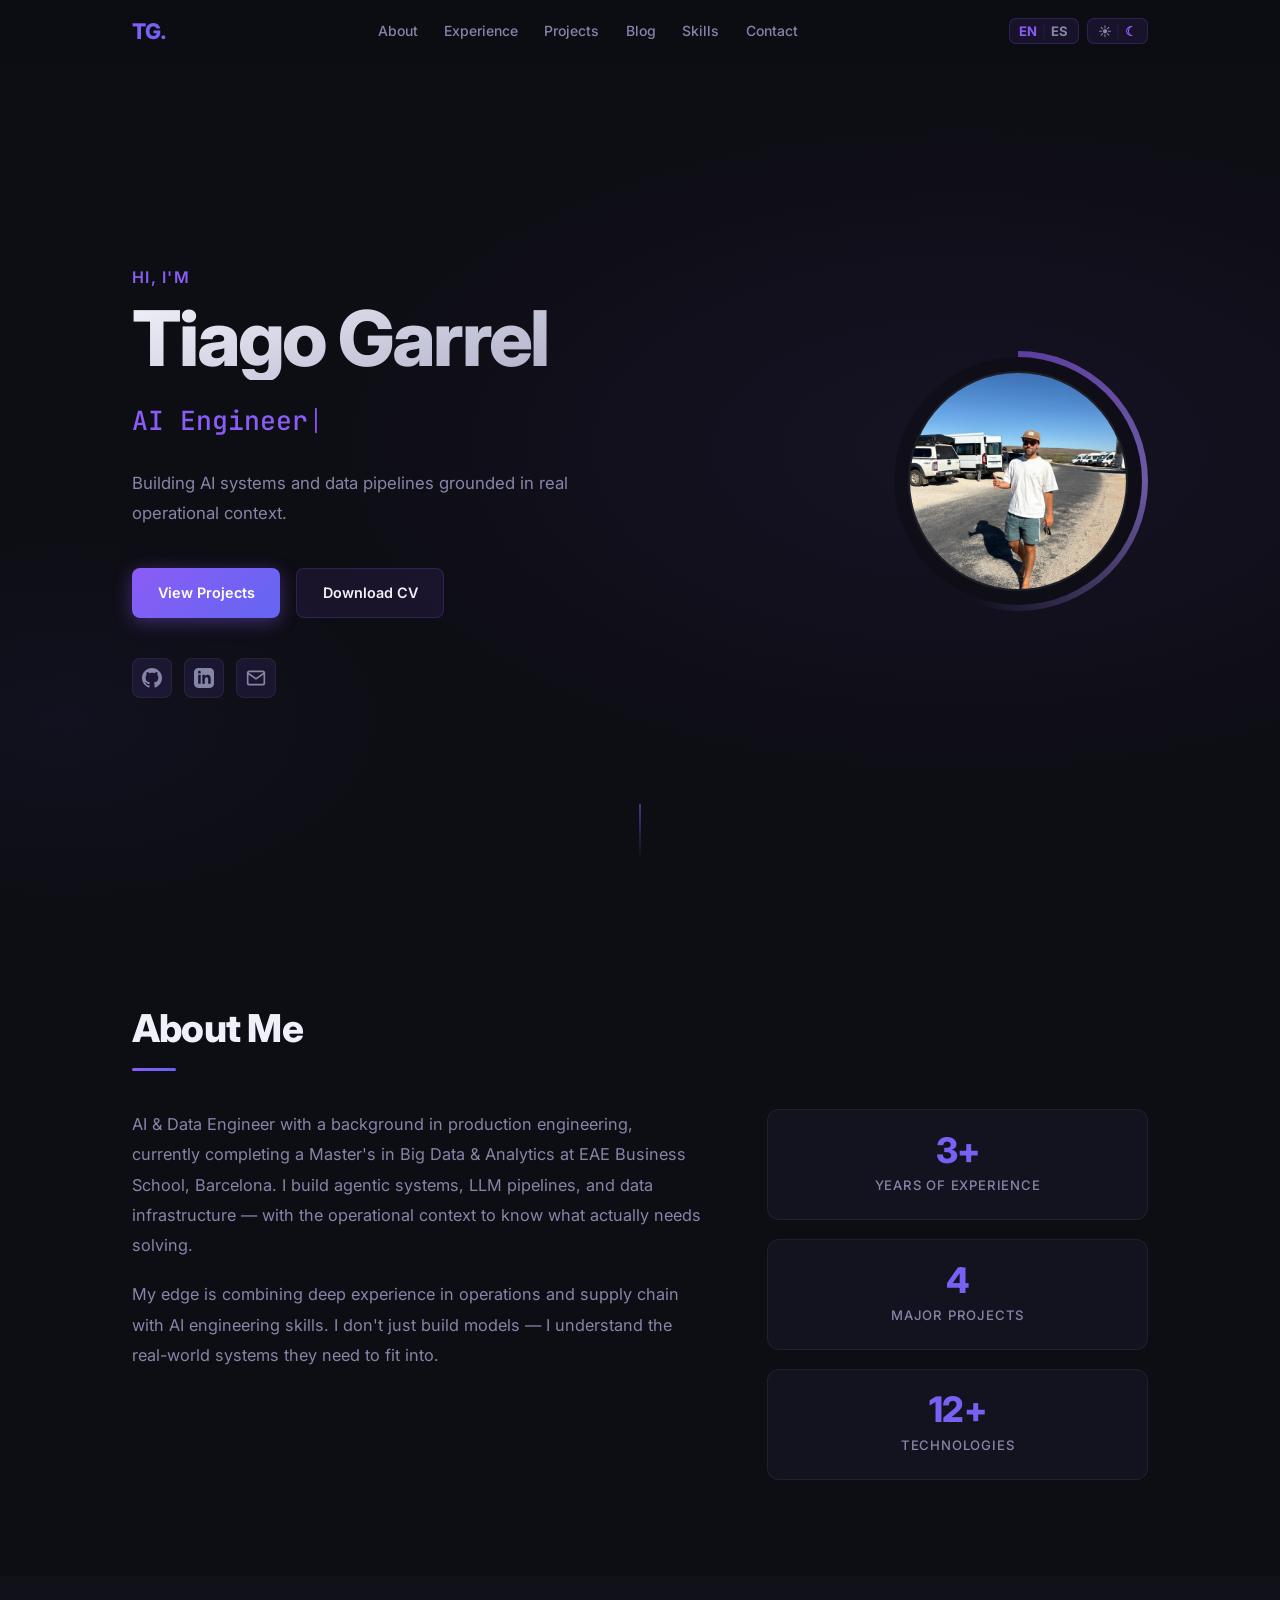
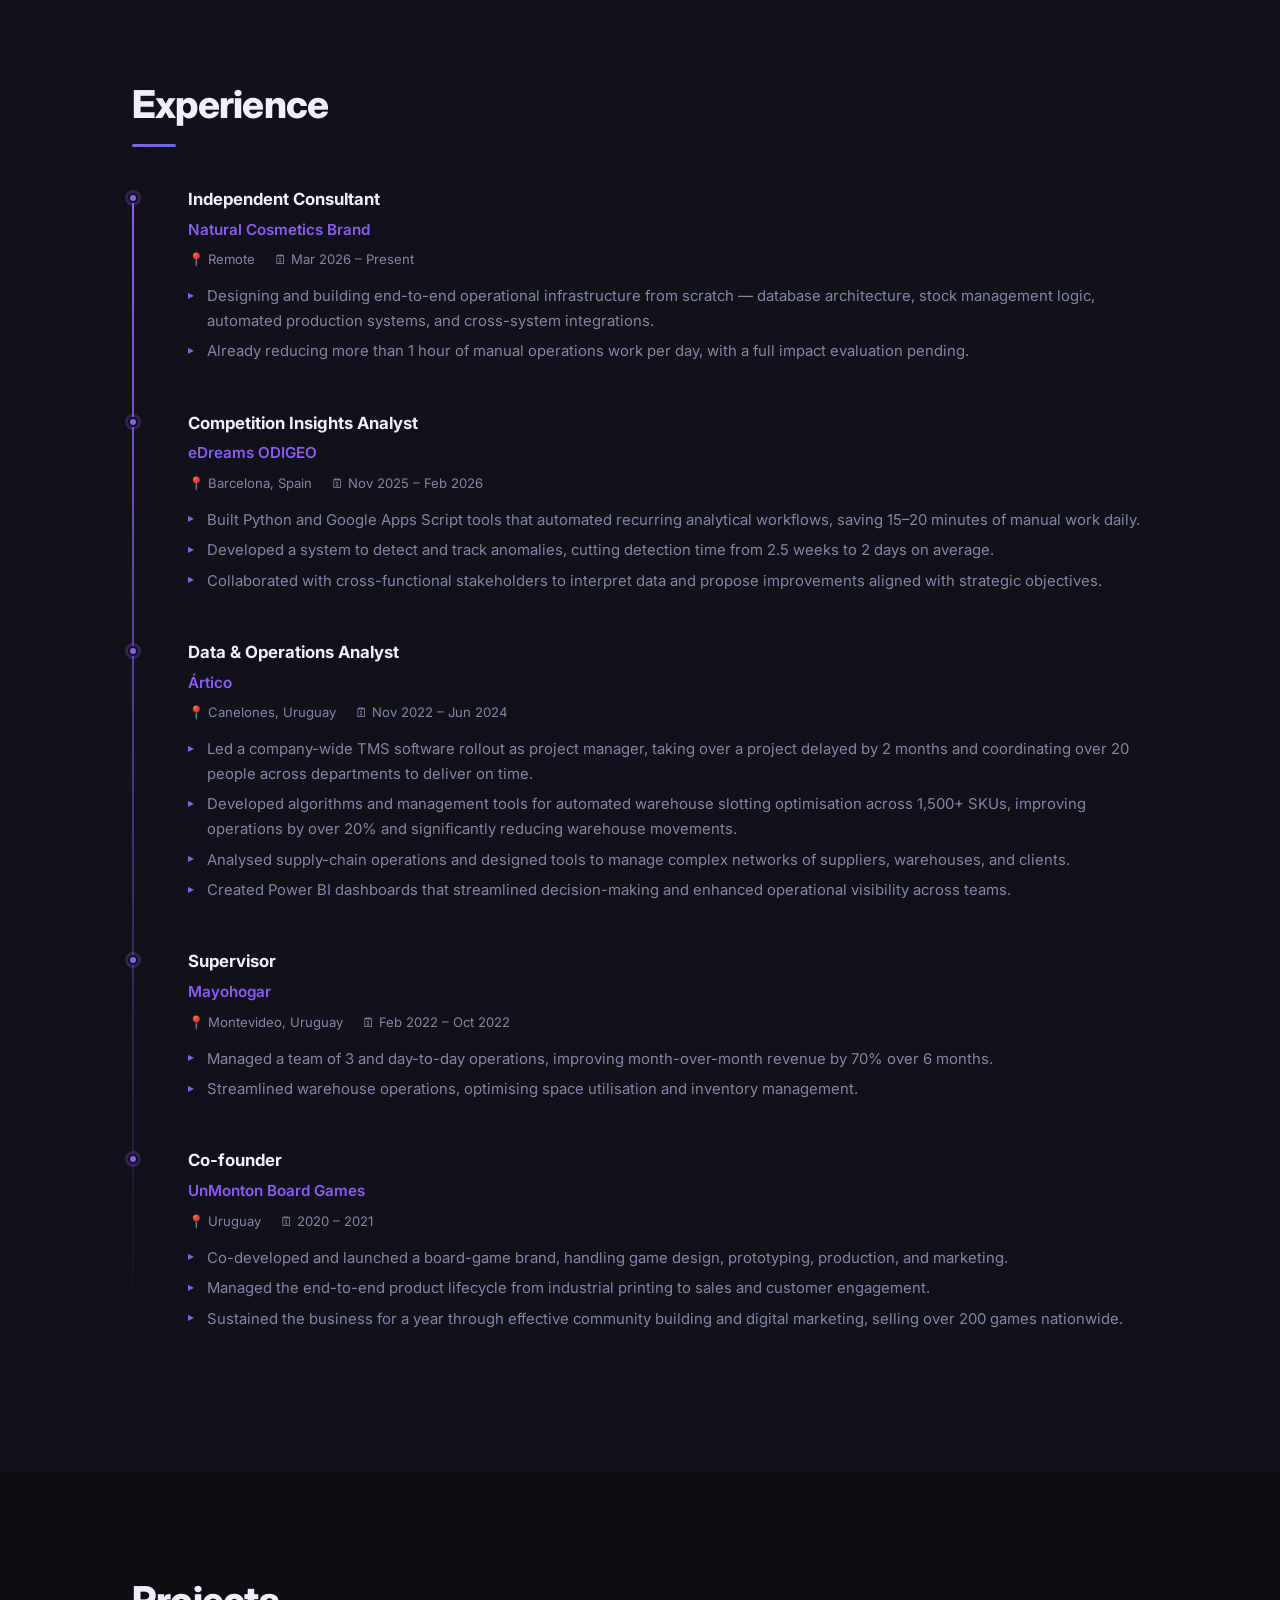
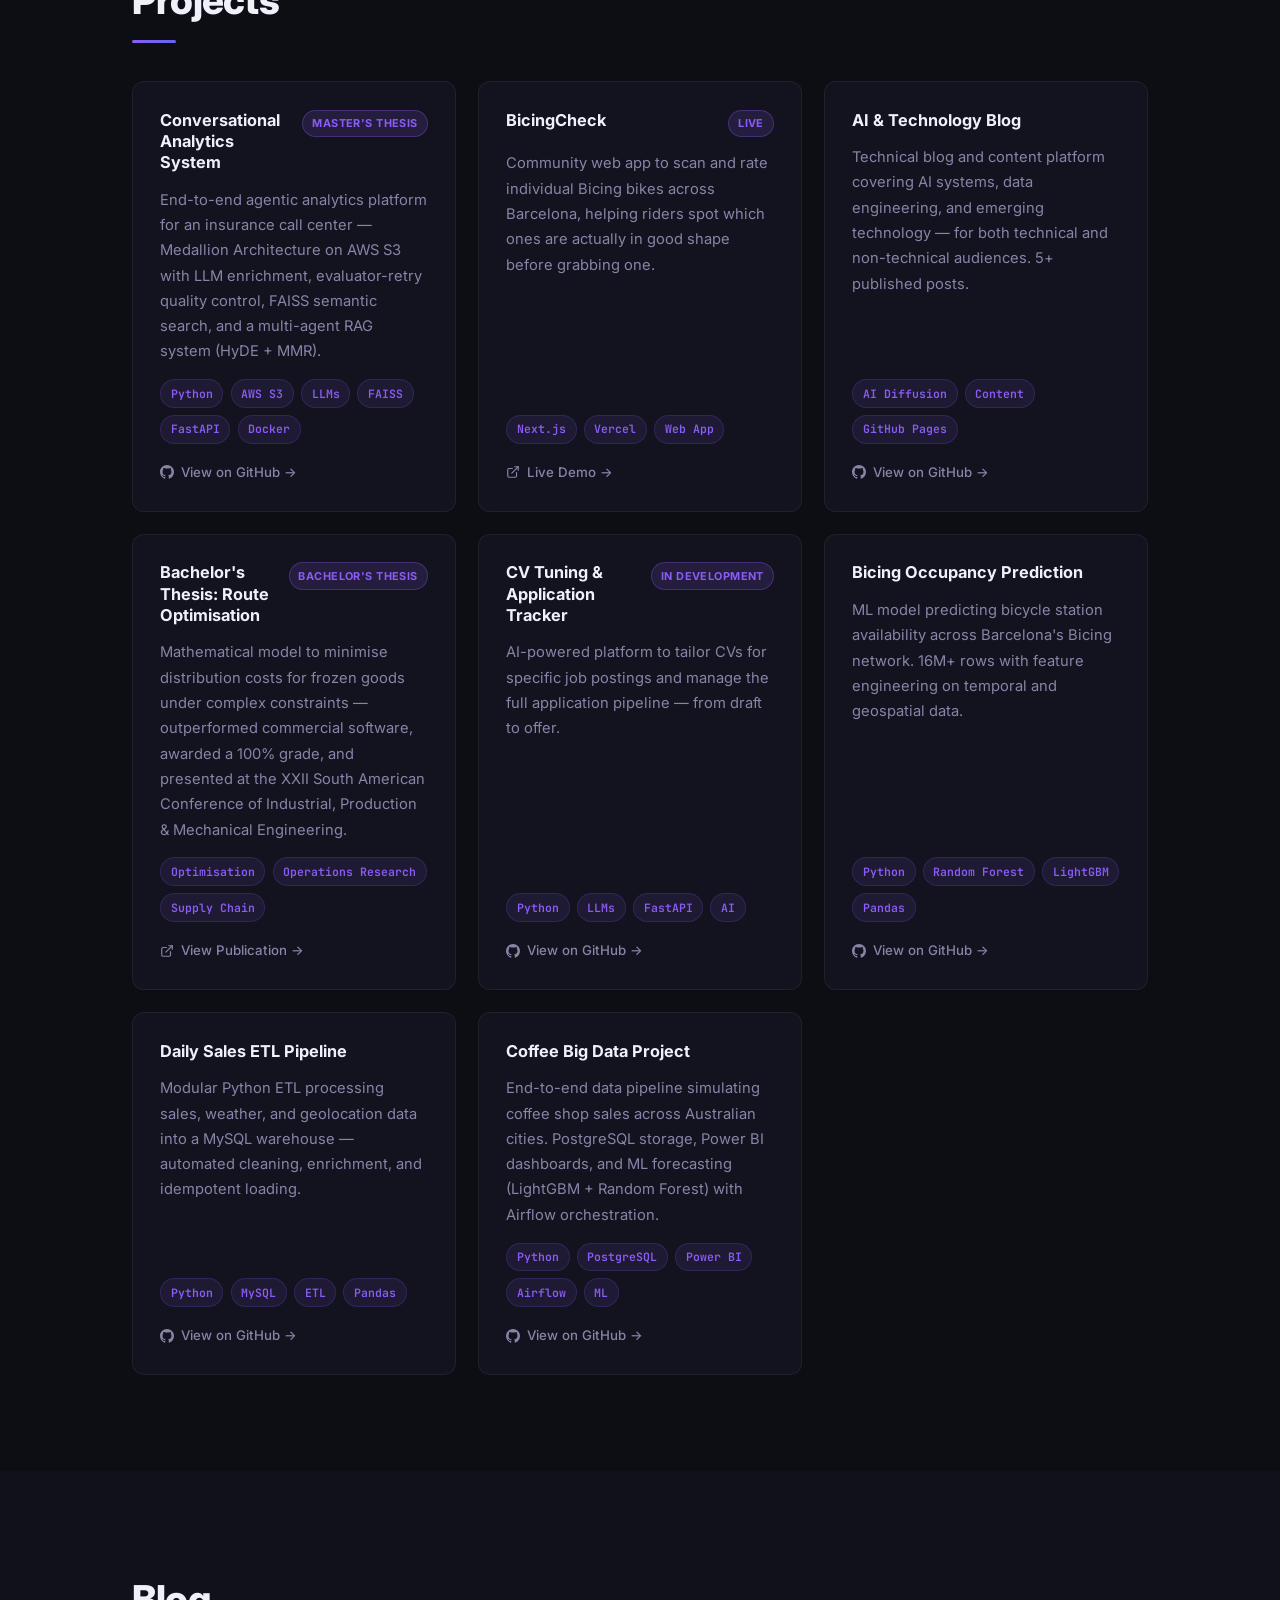
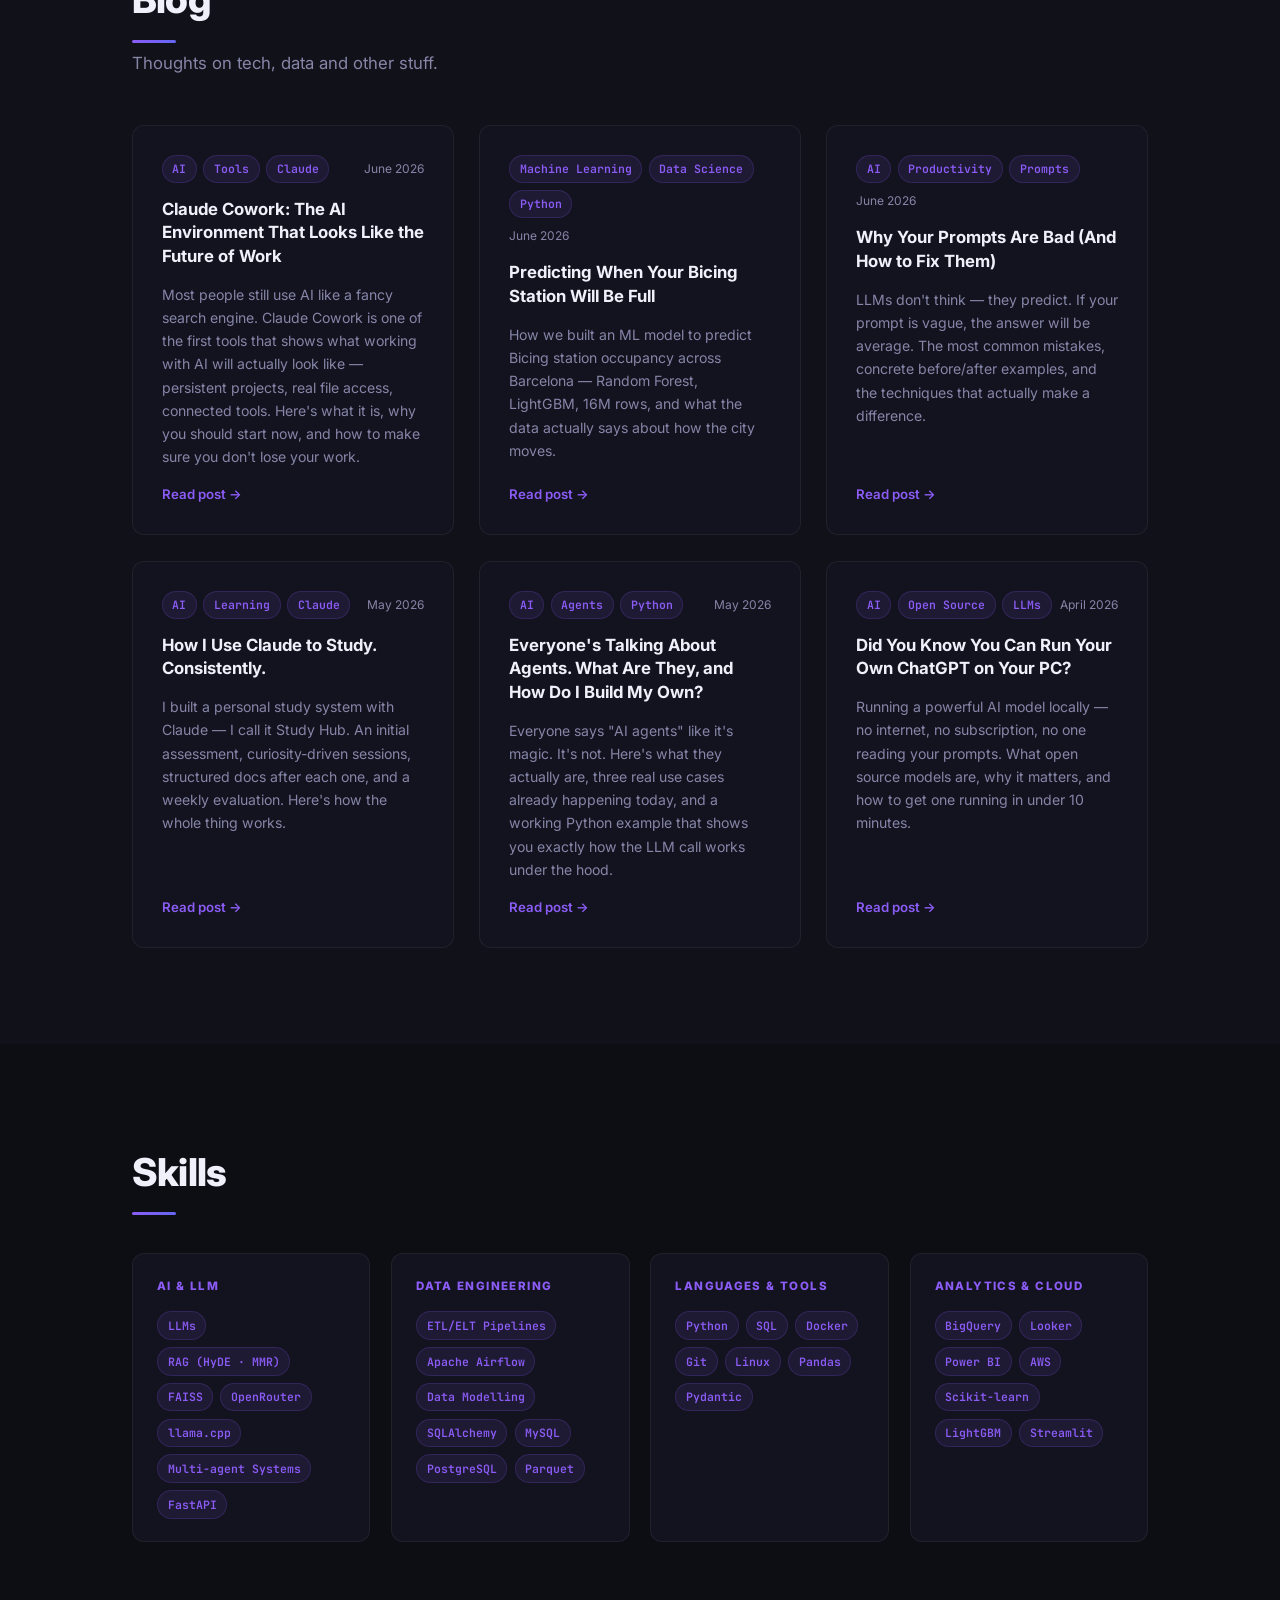
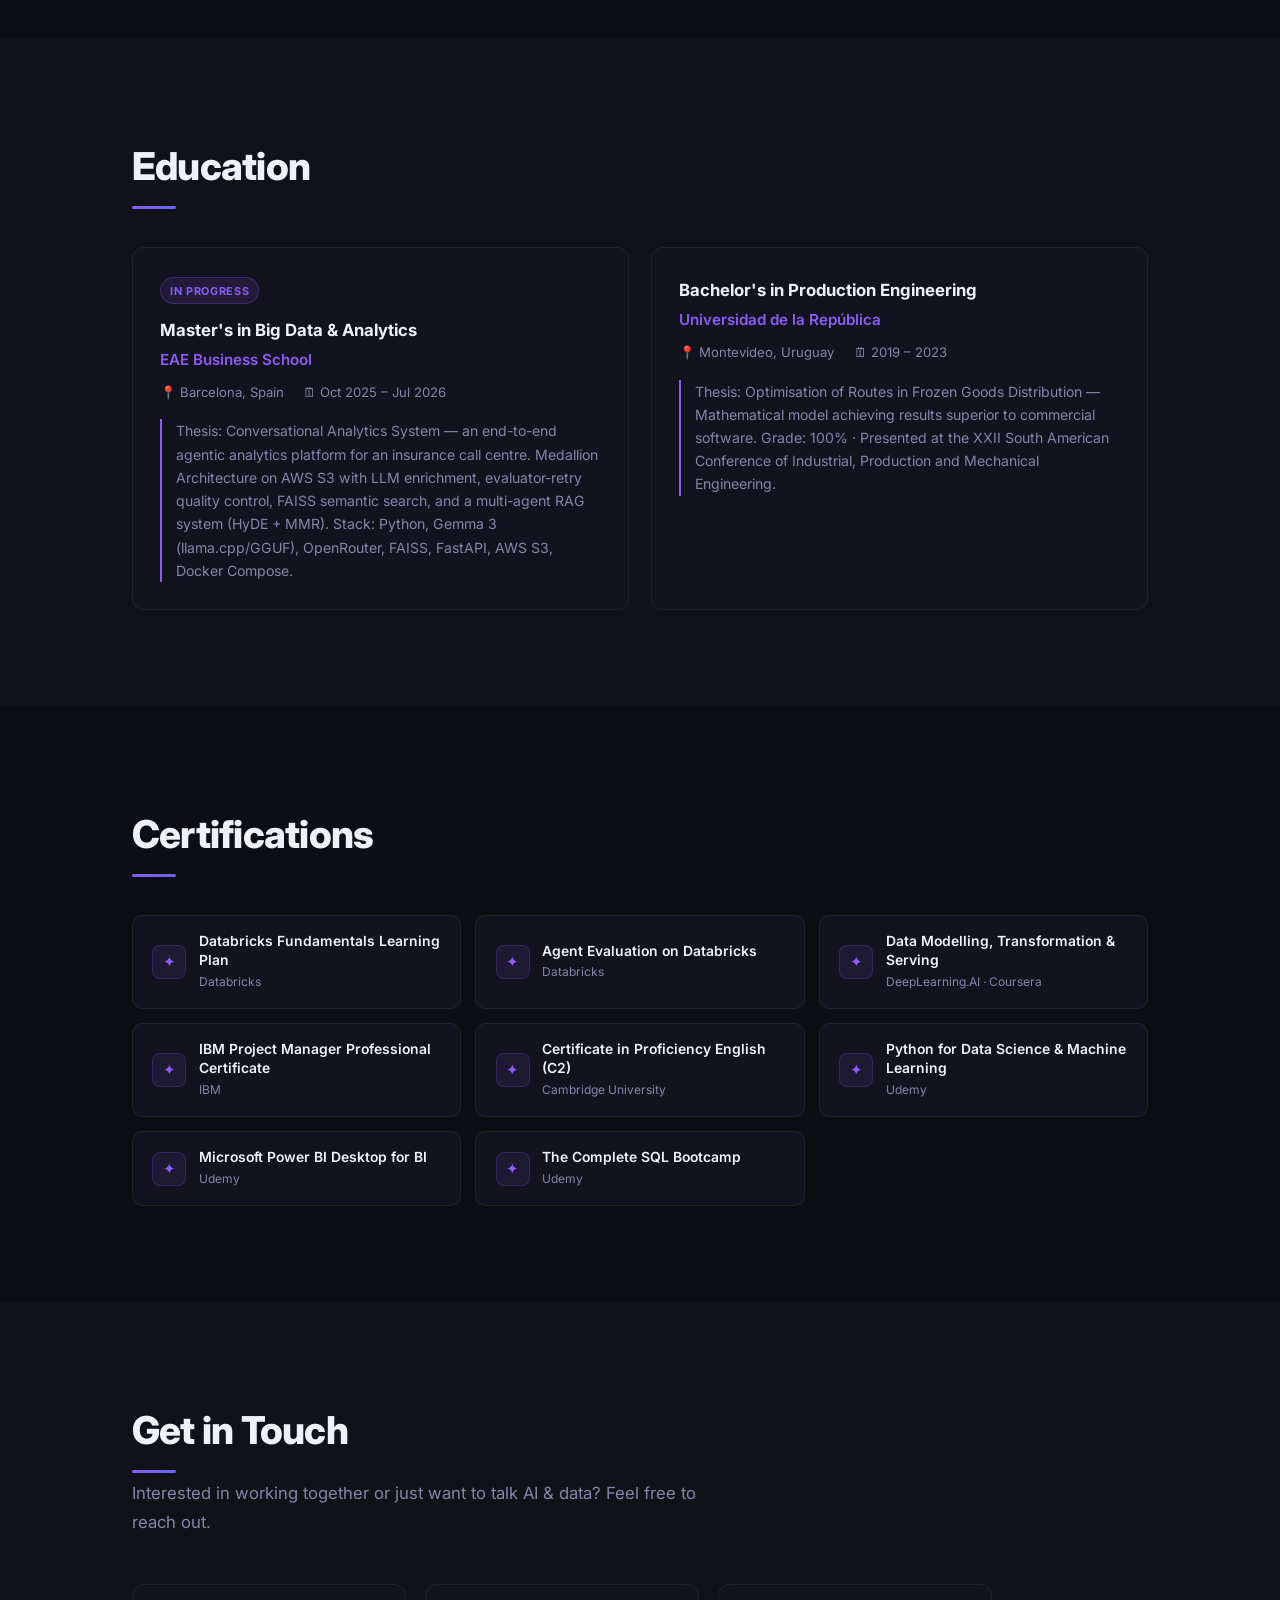
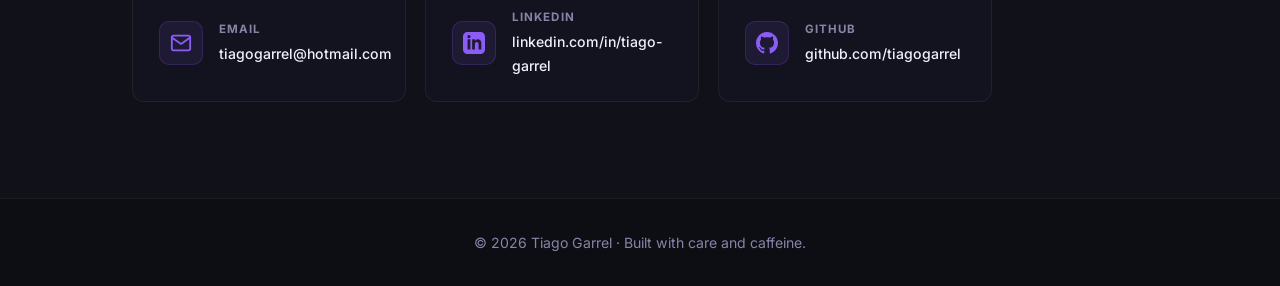
<file: index.html>
<!DOCTYPE html>
<html lang="en" data-theme="dark">
<head>
  <meta charset="UTF-8" />
  <meta name="viewport" content="width=device-width, initial-scale=1.0" />
  <meta name="description" content="Tiago Garrel — AI & Data Engineer. Building agentic systems, LLM pipelines, and data infrastructure grounded in real operational context." />
  <meta property="og:title" content="Tiago Garrel — AI & Data Engineer" />
  <meta property="og:description" content="Agentic systems, LLM pipelines, and data engineering." />
  <meta property="og:type" content="website" />
  <title>Tiago Garrel — AI & Data Engineer</title>

  <!-- Favicon -->
  <link rel="icon" href="data:image/svg+xml,<svg xmlns='http://www.w3.org/2000/svg' viewBox='0 0 32 32'><rect width='32' height='32' rx='7' fill='%238b5cf6'/><text x='50%25' y='50%25' dominant-baseline='central' text-anchor='middle' font-family='Inter,system-ui,sans-serif' font-weight='800' font-size='13' fill='white'>TG</text></svg>">

  <link rel="preconnect" href="https://fonts.googleapis.com" />
  <link rel="preconnect" href="https://fonts.gstatic.com" crossorigin />
  <link href="https://fonts.googleapis.com/css2?family=Inter:wght@300;400;500;600;700;800&family=JetBrains+Mono:wght@400;500&display=swap" rel="stylesheet" />
  <link rel="stylesheet" href="styles.css" />
</head>
<body>

  <!-- NAV -->
  <nav id="navbar">
    <div class="nav-container">
      <a href="#hero" class="nav-logo">TG<span class="logo-dot">.</span></a>
      <ul class="nav-links" id="navLinks">
        <li><a href="#about"      data-i18n="nav.about">About</a></li>
        <li><a href="#experience" data-i18n="nav.experience">Experience</a></li>
        <li><a href="#projects"   data-i18n="nav.projects">Projects</a></li>
        <li><a href="#blog"       data-i18n="nav.blog">Blog</a></li>
        <li><a href="#skills"     data-i18n="nav.skills">Skills</a></li>
        <li><a href="#contact"    data-i18n="nav.contact">Contact</a></li>
      </ul>
      <div class="nav-controls">
        <button class="seg-toggle" id="langToggle" aria-label="Toggle language">
          <span class="seg-opt active" id="langEN">EN</span>
          <span class="seg-sep">|</span>
          <span class="seg-opt" id="langES">ES</span>
        </button>
        <button class="seg-toggle" id="themeToggle" aria-label="Toggle theme">
          <span class="seg-opt" id="themeLight">☀</span>
          <span class="seg-sep">|</span>
          <span class="seg-opt active" id="themeDark">☾</span>
        </button>
        <button class="hamburger" id="hamburger" aria-label="Toggle menu">
          <span></span><span></span><span></span>
        </button>
      </div>
    </div>
  </nav>

  <!-- HERO -->
  <section id="hero">
    <div class="hero-bg"></div>
    <div class="hero-container">
      <div class="hero-content">
        <p class="hero-greeting" data-i18n="hero.greeting">Hi, I'm</p>
        <h1 class="hero-name">Tiago Garrel</h1>
        <h2 class="hero-title"><span class="typewriter-text"></span><span class="cursor">|</span></h2>
        <p class="hero-subtitle" data-i18n="hero.subtitle">Bridging operations and data engineering to build solutions that actually work in the real world.</p>
        <div class="hero-cta">
          <a href="#projects" class="btn btn-primary" data-i18n="hero.cta_projects">View Projects</a>
          <a href="assets/cv/cv.pdf" class="btn btn-secondary" download data-i18n="hero.cta_cv">Download CV</a>
        </div>
        <div class="hero-socials">
          <a href="https://github.com/tiagogarrel" target="_blank" rel="noopener" aria-label="GitHub">
            <svg width="20" height="20" viewBox="0 0 24 24" fill="currentColor"><path d="M12 0c-6.626 0-12 5.373-12 12 0 5.302 3.438 9.8 8.207 11.387.599.111.793-.261.793-.577v-2.234c-3.338.726-4.033-1.416-4.033-1.416-.546-1.387-1.333-1.756-1.333-1.756-1.089-.745.083-.729.083-.729 1.205.084 1.839 1.237 1.839 1.237 1.07 1.834 2.807 1.304 3.492.997.107-.775.418-1.305.762-1.604-2.665-.305-5.467-1.334-5.467-5.931 0-1.311.469-2.381 1.236-3.221-.124-.303-.535-1.524.117-3.176 0 0 1.008-.322 3.301 1.23.957-.266 1.983-.399 3.003-.404 1.02.005 2.047.138 3.006.404 2.291-1.552 3.297-1.23 3.297-1.23.653 1.653.242 2.874.118 3.176.77.84 1.235 1.911 1.235 3.221 0 4.609-2.807 5.624-5.479 5.921.43.372.823 1.102.823 2.222v3.293c0 .319.192.694.801.576 4.765-1.589 8.199-6.086 8.199-11.386 0-6.627-5.373-12-12-12z"/></svg>
          </a>
          <a href="https://www.linkedin.com/in/tiago-garrel/" target="_blank" rel="noopener" aria-label="LinkedIn">
            <svg width="20" height="20" viewBox="0 0 24 24" fill="currentColor"><path d="M19 0h-14c-2.761 0-5 2.239-5 5v14c0 2.761 2.239 5 5 5h14c2.762 0 5-2.239 5-5v-14c0-2.761-2.238-5-5-5zm-11 19h-3v-11h3v11zm-1.5-12.268c-.966 0-1.75-.79-1.75-1.764s.784-1.764 1.75-1.764 1.75.79 1.75 1.764-.783 1.764-1.75 1.764zm13.5 12.268h-3v-5.604c0-3.368-4-3.113-4 0v5.604h-3v-11h3v1.765c1.396-2.586 7-2.777 7 2.476v6.759z"/></svg>
          </a>
          <a href="mailto:tiagogarrel@hotmail.com" aria-label="Email">
            <svg width="20" height="20" viewBox="0 0 24 24" fill="none" stroke="currentColor" stroke-width="2" stroke-linecap="round" stroke-linejoin="round"><path d="M4 4h16c1.1 0 2 .9 2 2v12c0 1.1-.9 2-2 2H4c-1.1 0-2-.9-2-2V6c0-1.1.9-2 2-2z"/><polyline points="22,6 12,13 2,6"/></svg>
          </a>
        </div>
      </div>
      <div class="hero-image">
        <div class="profile-wrapper">
          <div class="profile-ring"></div>
          <div class="profile-img-container">
            <img src="assets/img/profile.jpg" alt="Tiago Garrel" id="profileImg"
              onerror="this.style.display='none'; document.getElementById('profileInitials').style.display='flex'" />
            <div class="profile-initials" id="profileInitials">TG</div>
          </div>
        </div>
      </div>
    </div>
    <div class="scroll-indicator" aria-hidden="true"><div class="scroll-line"></div></div>
  </section>

  <!-- ABOUT -->
  <section id="about" class="section">
    <div class="container">
      <h2 class="section-title" data-i18n="about.section_title">About Me</h2>
      <div class="about-grid">
        <div class="about-text">
          <p data-i18n="about.bio1"></p>
          <p data-i18n="about.bio2"></p>
        </div>
        <div class="about-stats">
          <div class="stat-card fade-in">
            <span class="stat-value" data-i18n="about.stat1_value">3+</span>
            <span class="stat-label" data-i18n="about.stat1_label">Years of Experience</span>
          </div>
          <div class="stat-card fade-in">
            <span class="stat-value" data-i18n="about.stat2_value">4</span>
            <span class="stat-label" data-i18n="about.stat2_label">Major Projects</span>
          </div>
          <div class="stat-card fade-in">
            <span class="stat-value" data-i18n="about.stat3_value">12+</span>
            <span class="stat-label" data-i18n="about.stat3_label">Technologies</span>
          </div>
        </div>
      </div>
    </div>
  </section>

  <!-- EXPERIENCE -->
  <section id="experience" class="section section-alt">
    <div class="container">
      <h2 class="section-title" data-i18n="experience.section_title">Experience</h2>
      <div class="timeline" id="experienceTimeline"></div>
    </div>
  </section>

  <!-- PROJECTS -->
  <section id="projects" class="section">
    <div class="container">
      <h2 class="section-title" data-i18n="projects.section_title">Projects</h2>
      <div class="projects-grid" id="projectsGrid"></div>
    </div>
  </section>

  <!-- BLOG -->
  <section id="blog" class="section section-alt">
    <div class="container">
      <h2 class="section-title" data-i18n="blog.section_title">Blog</h2>
      <p class="section-subtitle" data-i18n="blog.subtitle">Thoughts on data engineering, analytics, and the intersection of operations and data.</p>
      <div class="blog-grid" id="blogGrid"></div>
    </div>
  </section>

  <!-- SKILLS -->
  <section id="skills" class="section">
    <div class="container">
      <h2 class="section-title" data-i18n="skills.section_title">Skills</h2>
      <div class="skills-grid" id="skillsGrid"></div>
    </div>
  </section>

  <!-- EDUCATION -->
  <section id="education" class="section section-alt">
    <div class="container">
      <h2 class="section-title" data-i18n="education.section_title">Education</h2>
      <div class="education-grid" id="educationGrid"></div>
    </div>
  </section>

  <!-- CERTIFICATIONS -->
  <section id="certifications" class="section">
    <div class="container">
      <h2 class="section-title" data-i18n="certifications.section_title">Certifications</h2>
      <div class="certs-grid" id="certsGrid"></div>
    </div>
  </section>

  <!-- CONTACT -->
  <section id="contact" class="section section-alt">
    <div class="container">
      <h2 class="section-title" data-i18n="contact.section_title">Get in Touch</h2>
      <p class="section-subtitle" data-i18n="contact.subtitle">Interested in working together or just want to talk data? Feel free to reach out.</p>
      <div class="contact-links">
        <a href="mailto:tiagogarrel@hotmail.com" class="contact-card">
          <div class="contact-icon">
            <svg width="22" height="22" viewBox="0 0 24 24" fill="none" stroke="currentColor" stroke-width="2" stroke-linecap="round" stroke-linejoin="round"><path d="M4 4h16c1.1 0 2 .9 2 2v12c0 1.1-.9 2-2 2H4c-1.1 0-2-.9-2-2V6c0-1.1.9-2 2-2z"/><polyline points="22,6 12,13 2,6"/></svg>
          </div>
          <div>
            <span class="contact-label" data-i18n="contact.email_label">Email</span>
            <span class="contact-value">tiagogarrel@hotmail.com</span>
          </div>
        </a>
        <a href="https://www.linkedin.com/in/tiago-garrel/" target="_blank" rel="noopener" class="contact-card">
          <div class="contact-icon">
            <svg width="22" height="22" viewBox="0 0 24 24" fill="currentColor"><path d="M19 0h-14c-2.761 0-5 2.239-5 5v14c0 2.761 2.239 5 5 5h14c2.762 0 5-2.239 5-5v-14c0-2.761-2.238-5-5-5zm-11 19h-3v-11h3v11zm-1.5-12.268c-.966 0-1.75-.79-1.75-1.764s.784-1.764 1.75-1.764 1.75.79 1.75 1.764-.783 1.764-1.75 1.764zm13.5 12.268h-3v-5.604c0-3.368-4-3.113-4 0v5.604h-3v-11h3v1.765c1.396-2.586 7-2.777 7 2.476v6.759z"/></svg>
          </div>
          <div>
            <span class="contact-label" data-i18n="contact.linkedin_label">LinkedIn</span>
            <span class="contact-value">linkedin.com/in/tiago-garrel</span>
          </div>
        </a>
        <a href="https://github.com/tiagogarrel" target="_blank" rel="noopener" class="contact-card">
          <div class="contact-icon">
            <svg width="22" height="22" viewBox="0 0 24 24" fill="currentColor"><path d="M12 0c-6.626 0-12 5.373-12 12 0 5.302 3.438 9.8 8.207 11.387.599.111.793-.261.793-.577v-2.234c-3.338.726-4.033-1.416-4.033-1.416-.546-1.387-1.333-1.756-1.333-1.756-1.089-.745.083-.729.083-.729 1.205.084 1.839 1.237 1.839 1.237 1.07 1.834 2.807 1.304 3.492.997.107-.775.418-1.305.762-1.604-2.665-.305-5.467-1.334-5.467-5.931 0-1.311.469-2.381 1.236-3.221-.124-.303-.535-1.524.117-3.176 0 0 1.008-.322 3.301 1.23.957-.266 1.983-.399 3.003-.404 1.02.005 2.047.138 3.006.404 2.291-1.552 3.297-1.23 3.297-1.23.653 1.653.242 2.874.118 3.176.77.84 1.235 1.911 1.235 3.221 0 4.609-2.807 5.624-5.479 5.921.43.372.823 1.102.823 2.222v3.293c0 .319.192.694.801.576 4.765-1.589 8.199-6.086 8.199-11.386 0-6.627-5.373-12-12-12z"/></svg>
          </div>
          <div>
            <span class="contact-label" data-i18n="contact.github_label">GitHub</span>
            <span class="contact-value">github.com/tiagogarrel</span>
          </div>
        </a>
      </div>
    </div>
  </section>

  <!-- FOOTER -->
  <footer>
    <div class="container">
      <p>© 2026 Tiago Garrel · Built with care and caffeine.</p>
    </div>
  </footer>

  <script src="app.js"></script>
</body>
</html>
</file>
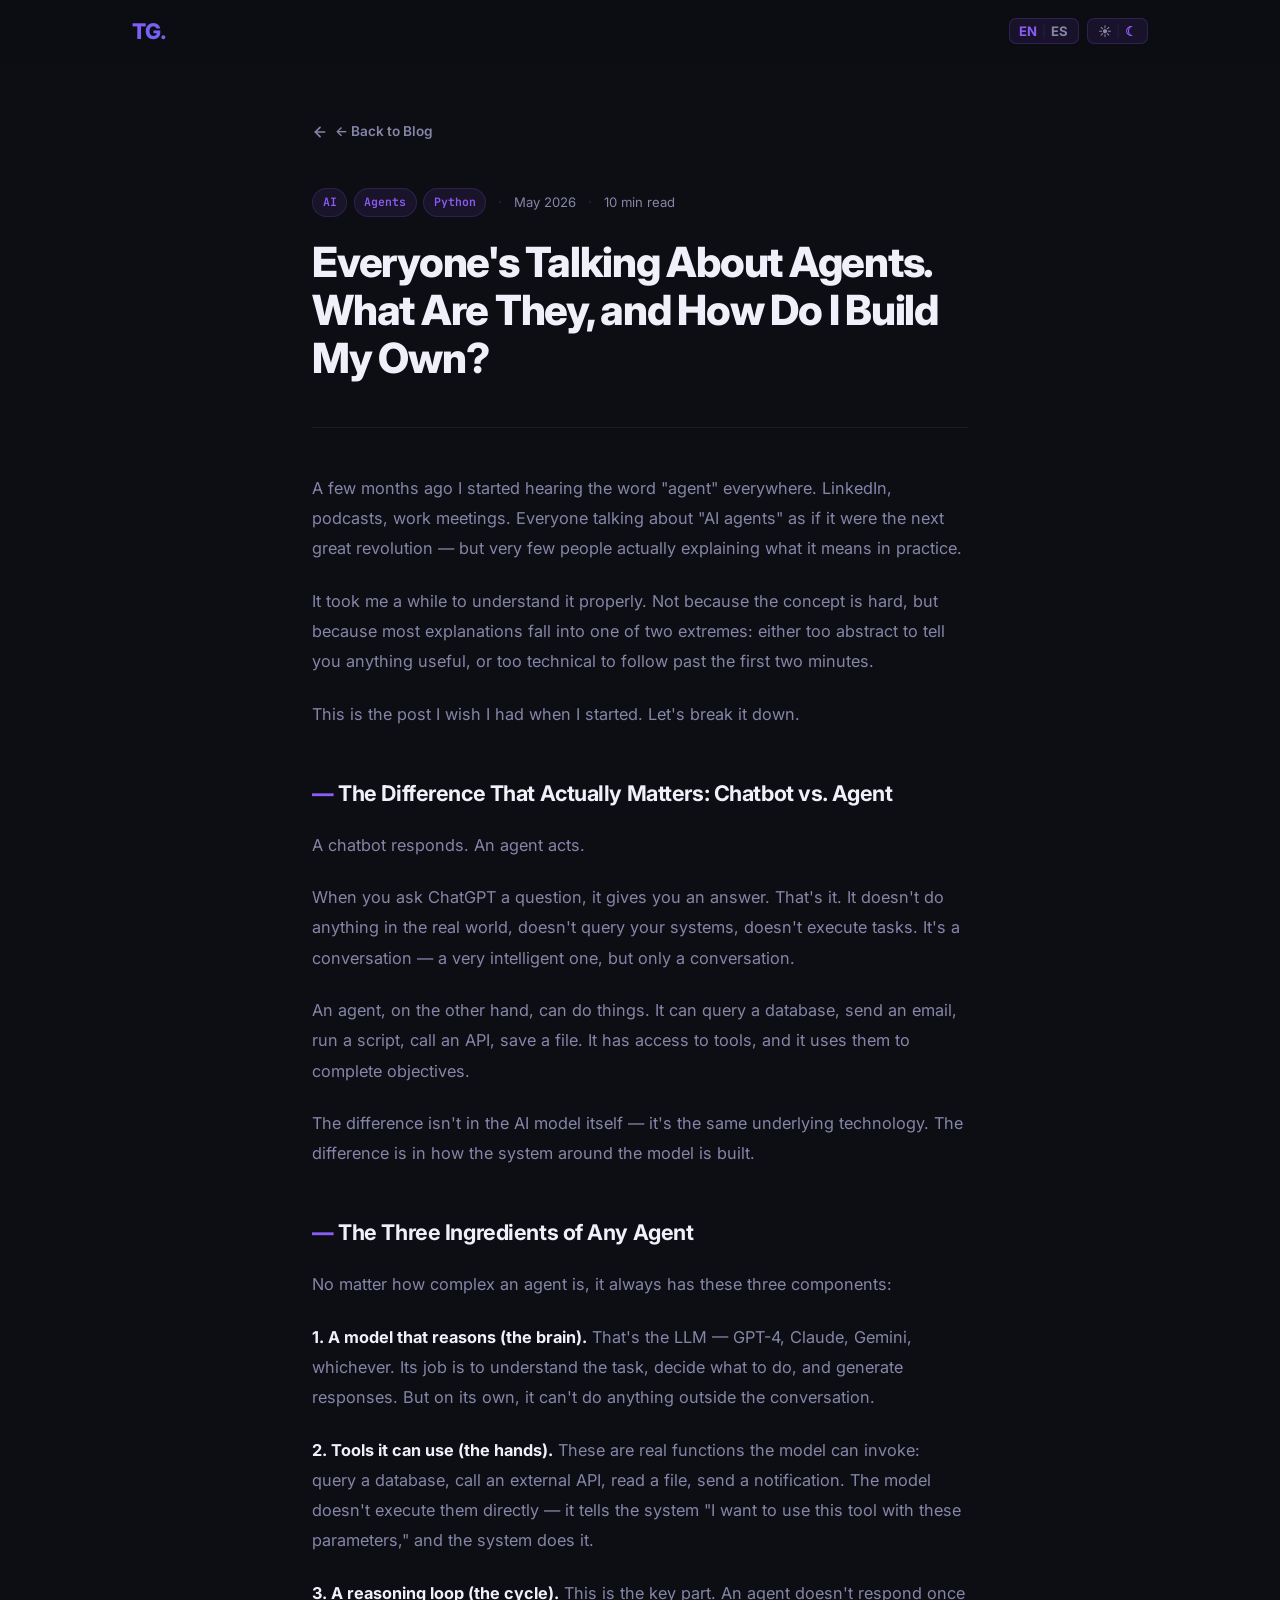
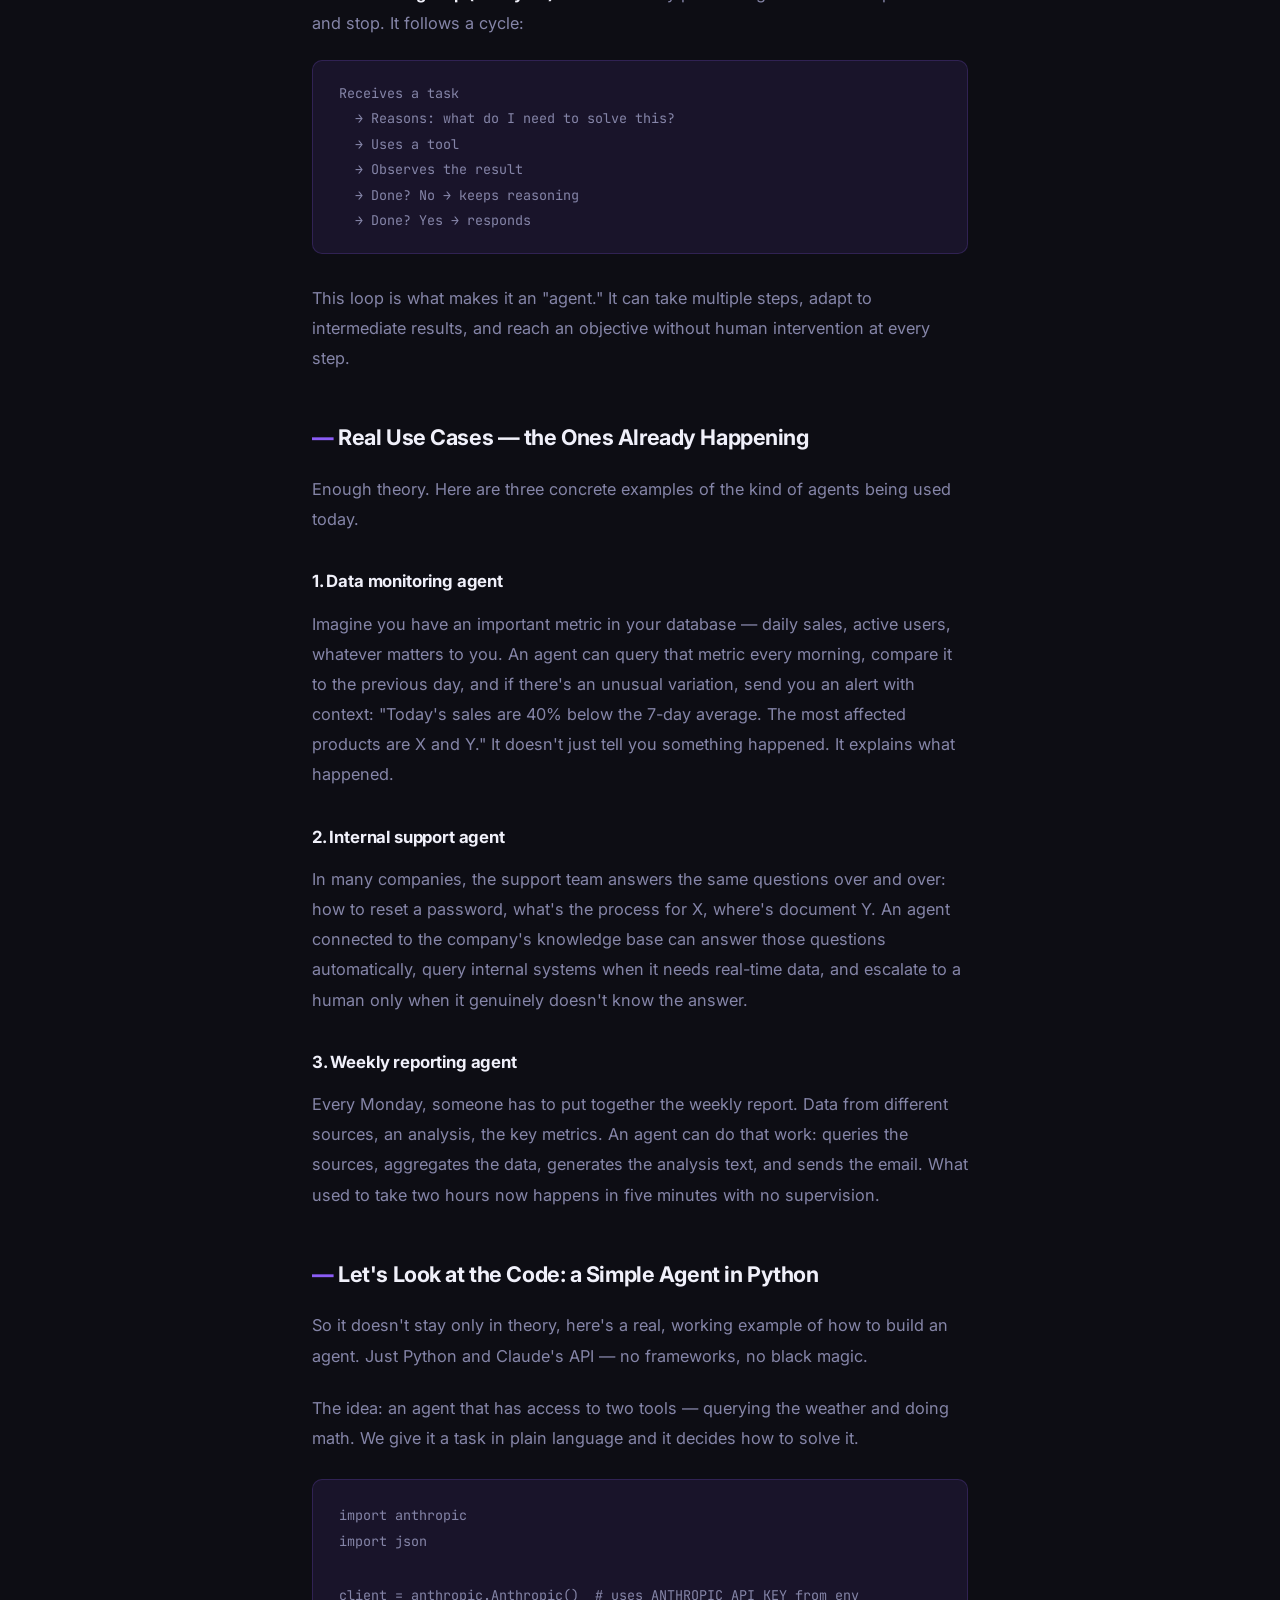
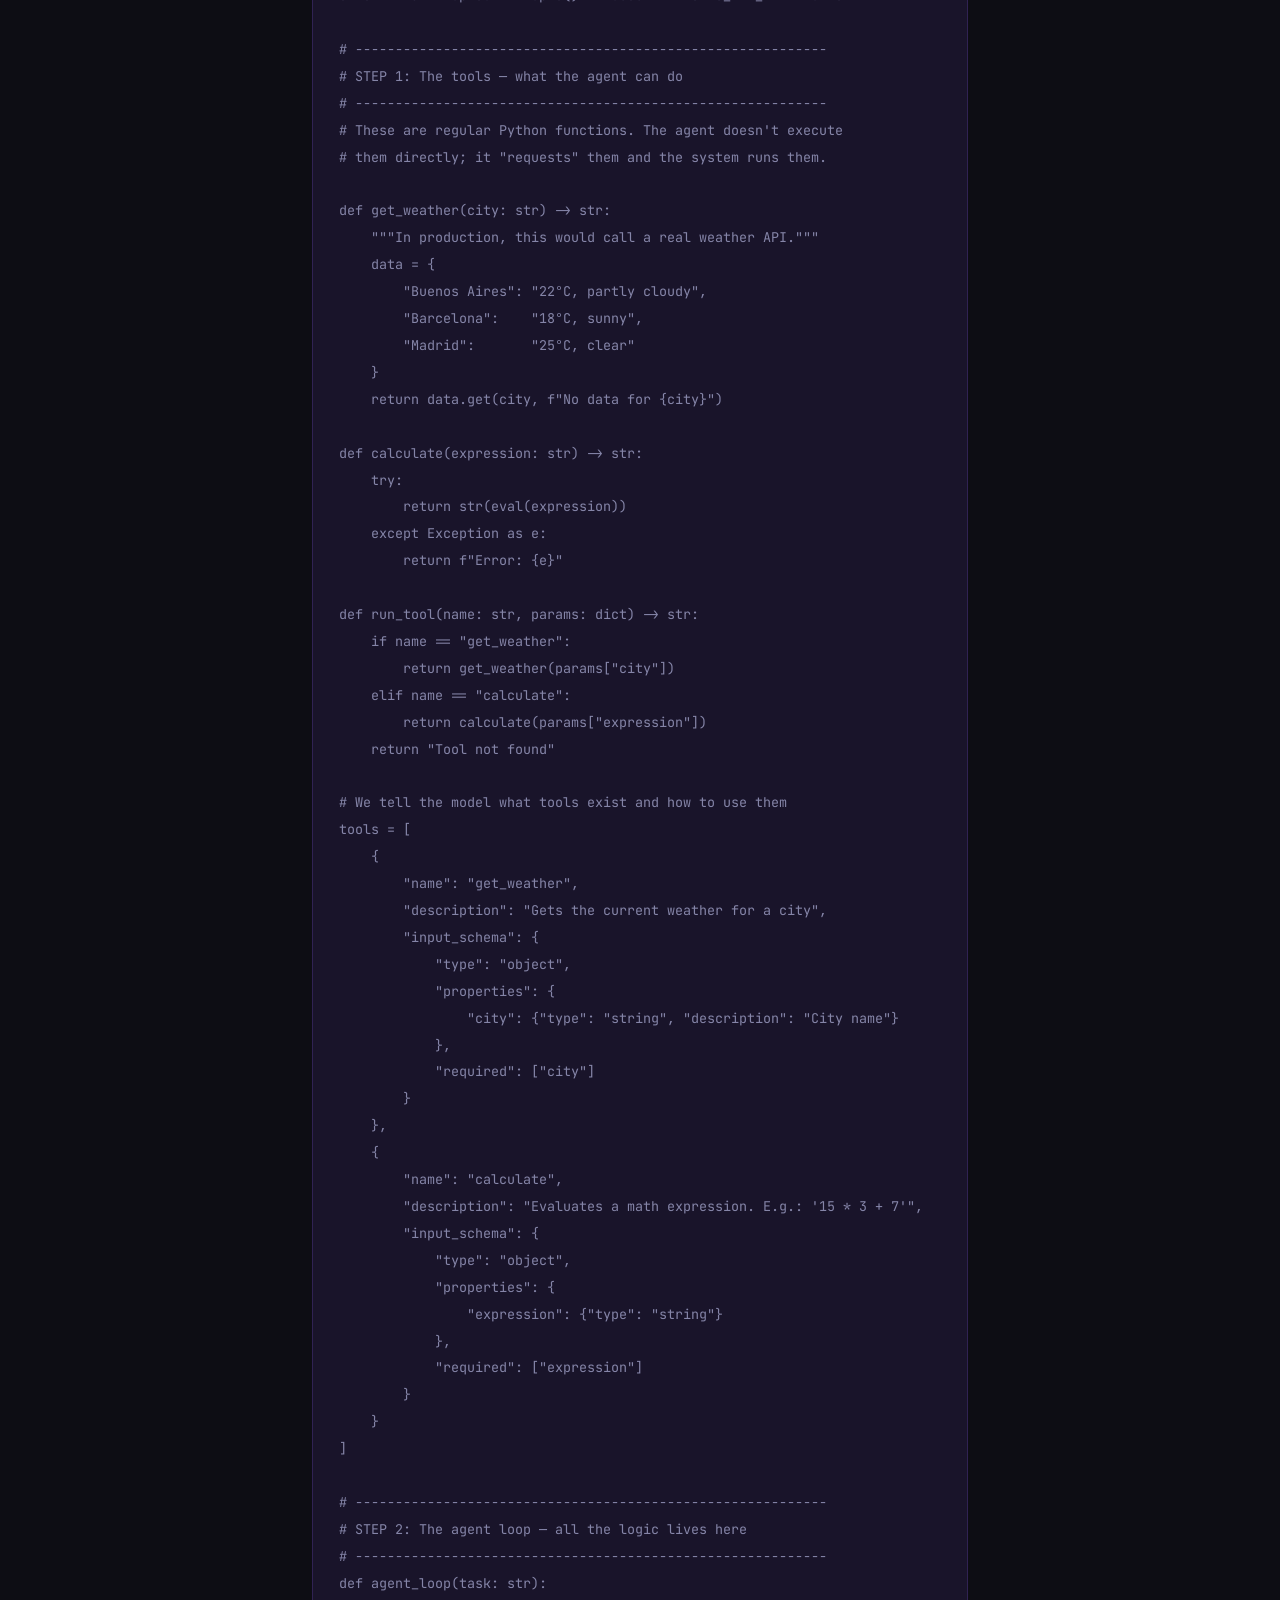
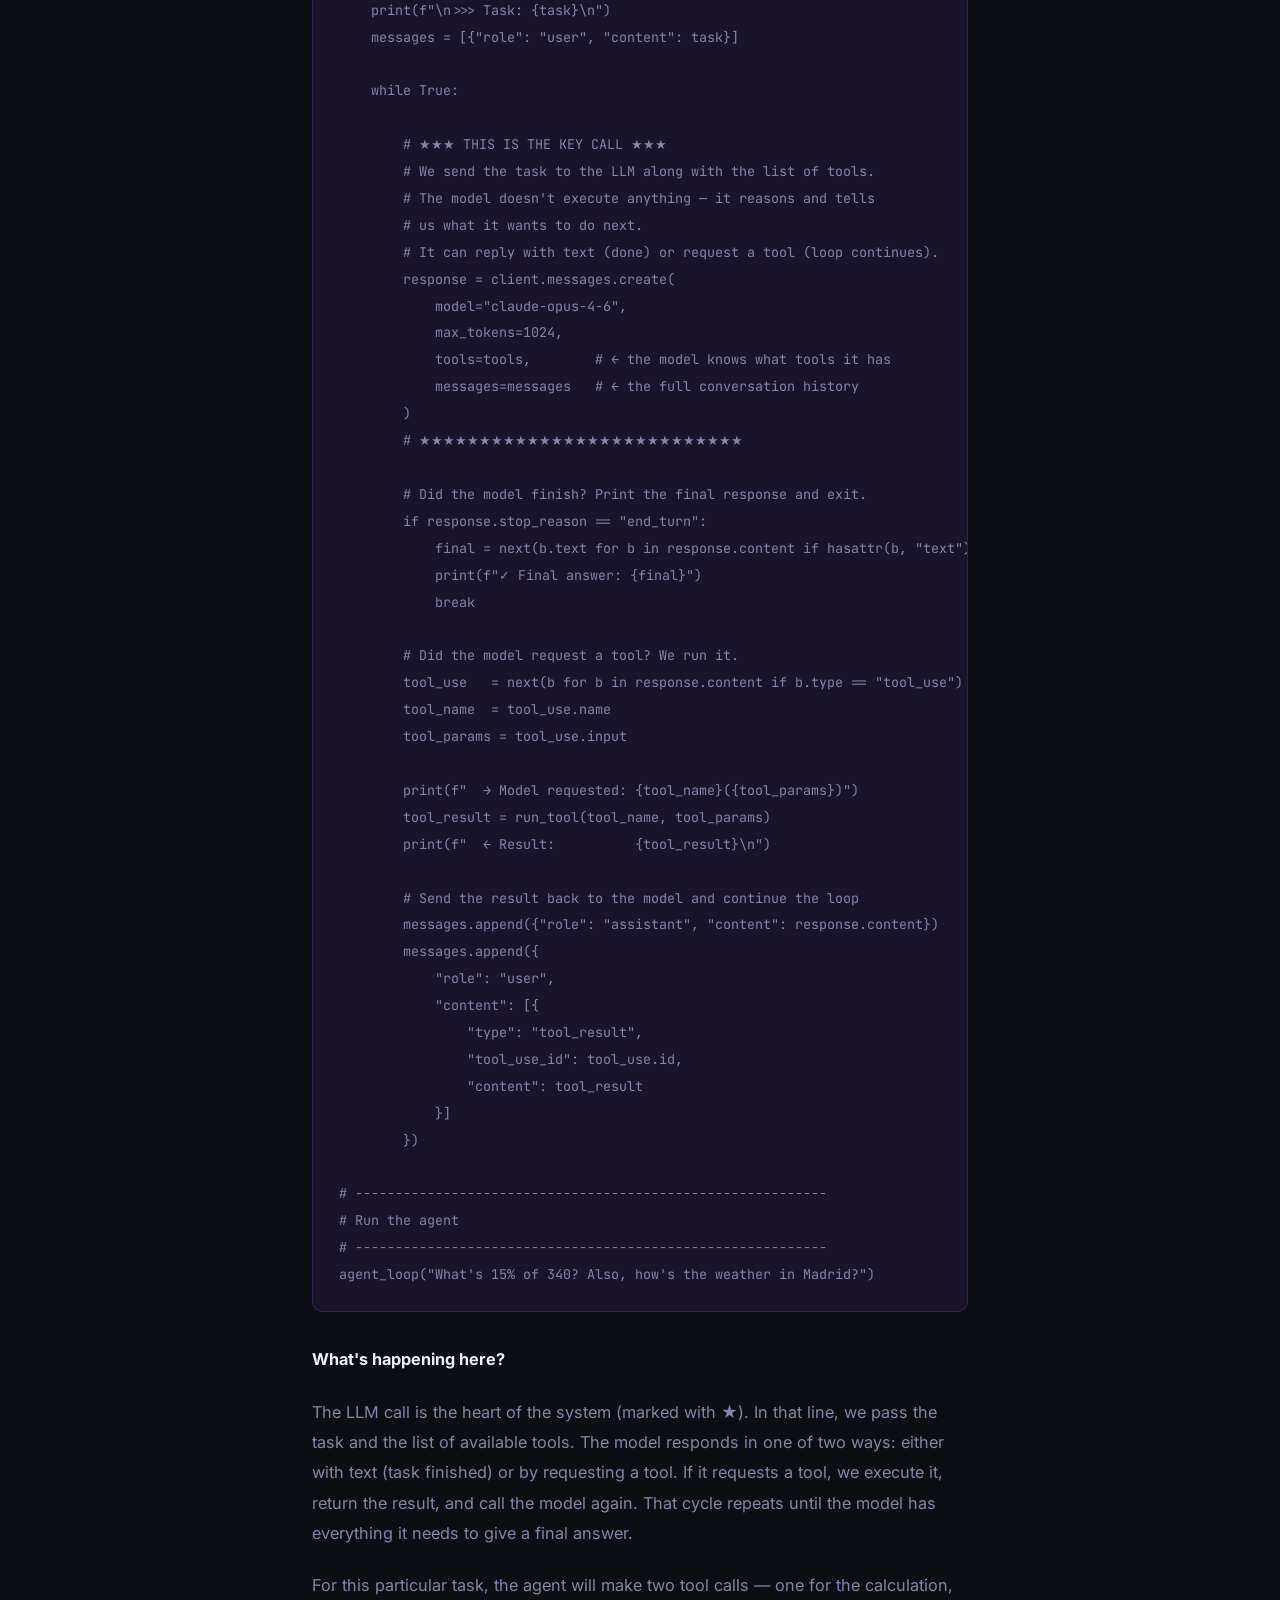
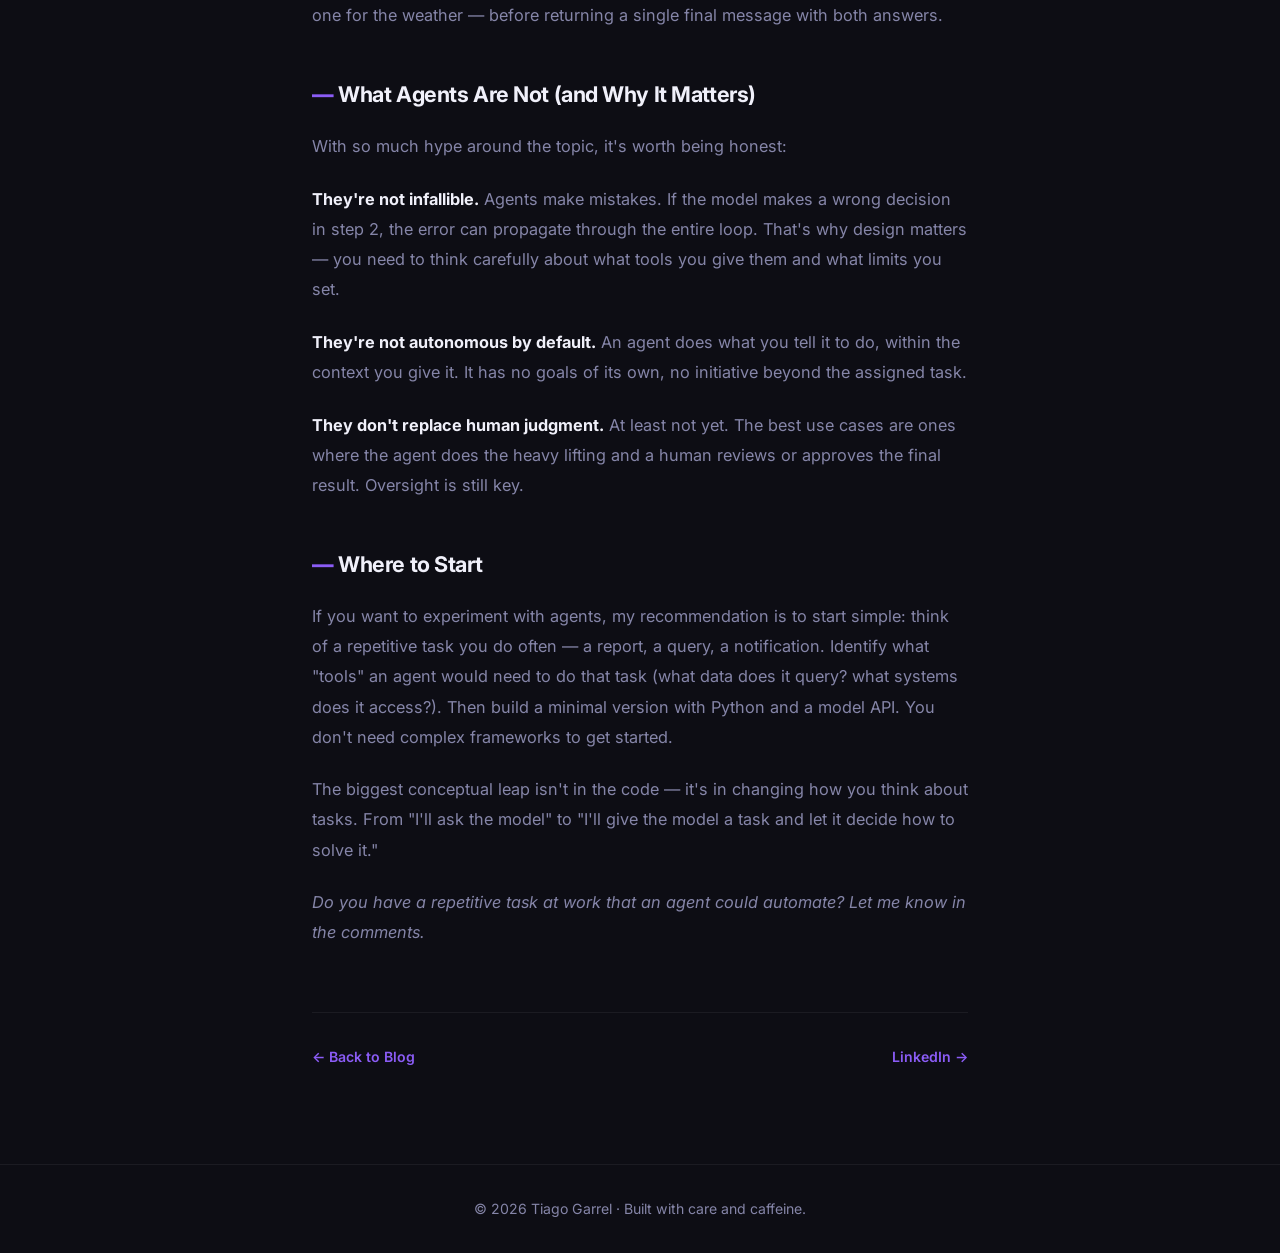
<file: blog/ai-agents.html>
<!DOCTYPE html>
<html lang="en" data-theme="dark">
<head>
  <meta charset="UTF-8" />
  <meta name="viewport" content="width=device-width, initial-scale=1.0" />
  <meta name="description" content="Everyone's talking about AI agents. Here's what they actually are, real use cases, and a working Python example that shows you how they work from the inside." />
  <title>Everyone's Talking About Agents. What Are They? — Tiago Garrel</title>

  <link rel="icon" href="data:image/svg+xml,<svg xmlns='http://www.w3.org/2000/svg' viewBox='0 0 32 32'><rect width='32' height='32' rx='7' fill='%238b5cf6'/><text x='50%25' y='50%25' dominant-baseline='central' text-anchor='middle' font-family='Inter,system-ui,sans-serif' font-weight='800' font-size='13' fill='white'>TG</text></svg>">
  <link rel="preconnect" href="https://fonts.googleapis.com" />
  <link rel="preconnect" href="https://fonts.gstatic.com" crossorigin />
  <link href="https://fonts.googleapis.com/css2?family=Inter:wght@300;400;500;600;700;800&family=JetBrains+Mono:wght@400;500&display=swap" rel="stylesheet" />
  <link rel="stylesheet" href="../styles.css" />

  <style>
    .post-container { max-width: 720px; margin: 0 auto; padding: 0 2rem; }
    .post-wrapper   { padding: 120px 0 96px; }

    .post-back {
      display: inline-flex; align-items: center; gap: 0.45rem;
      font-size: 0.85rem; font-weight: 600; color: var(--text-muted);
      transition: color var(--transition); margin-bottom: 2.8rem;
    }
    .post-back:hover { color: var(--accent); }
    .post-back svg  { transition: transform var(--transition); }
    .post-back:hover svg { transform: translateX(-3px); }

    .post-meta     { display: flex; align-items: center; gap: 0.75rem; flex-wrap: wrap; margin-bottom: 1.4rem; }
    .post-date     { font-size: 0.82rem; color: var(--text-muted); }
    .post-dot      { color: var(--border); }
    .post-read     { font-size: 0.82rem; color: var(--text-muted); }

    .post-title {
      font-size: clamp(1.75rem, 4vw, 2.6rem); font-weight: 800;
      letter-spacing: -0.03em; line-height: 1.15; margin-bottom: 2.4rem;
    }

    .post-divider { border: none; border-top: 1px solid var(--border-sub); margin: 2.8rem 0; }

    .post-body { color: var(--text-muted); line-height: 1.85; font-size: 1.02rem; }
    .post-body p  { margin-bottom: 1.4rem; }
    .post-body h2 {
      font-size: 1.35rem; font-weight: 700; color: var(--text);
      letter-spacing: -0.02em; margin: 2.8rem 0 1rem;
    }
    .post-body h2::before { content: '—  '; color: var(--accent); font-weight: 800; }
    .post-body h3 {
      font-size: 1.05rem; font-weight: 700; color: var(--text);
      letter-spacing: -0.01em; margin: 2rem 0 0.7rem;
    }
    .post-body strong { color: var(--text); font-weight: 700; }
    .post-body ul { list-style: none; margin: 1rem 0 1.4rem; display: flex; flex-direction: column; gap: 0.6rem; }
    .post-body ul li { padding-left: 1.4rem; position: relative; }
    .post-body ul li::before { content: '▸'; position: absolute; left: 0; color: var(--accent); font-size: 0.78rem; top: 0.18em; }
    .post-body code {
      font-family: 'JetBrains Mono', monospace; font-size: 0.88em;
      background: var(--accent-subtle); color: var(--accent);
      padding: 0.15em 0.45em; border-radius: 5px; border: 1px solid var(--border);
    }
    .post-body pre {
      background: var(--accent-subtle); border: 1px solid var(--border);
      border-radius: 10px; padding: 1.4rem 1.6rem; overflow-x: auto;
      margin: 1.6rem 0 2rem; line-height: 1.65;
    }
    .post-body pre code {
      background: none; border: none; padding: 0;
      font-size: 0.84rem; color: var(--text-muted);
    }
    .post-body .code-label {
      font-family: 'JetBrains Mono', monospace; font-size: 0.72rem;
      font-weight: 600; color: var(--accent); text-transform: uppercase;
      letter-spacing: 0.08em; margin-bottom: 0.5rem; display: block;
    }
    .post-body .loop-diagram {
      background: var(--accent-subtle); border: 1px solid var(--border);
      border-radius: 10px; padding: 1.2rem 1.6rem;
      font-family: 'JetBrains Mono', monospace; font-size: 0.84rem;
      color: var(--text-muted); line-height: 1.9; margin: 1.2rem 0 1.8rem;
    }

    .post-footer-nav {
      margin-top: 4rem; padding-top: 2rem;
      border-top: 1px solid var(--border-sub);
      display: flex; justify-content: space-between; align-items: center; flex-wrap: wrap; gap: 1rem;
    }
    .post-footer-nav a {
      font-size: 0.88rem; font-weight: 600; color: var(--accent);
      transition: color var(--transition);
    }
    .post-footer-nav a:hover { color: var(--accent-light); }

    .nav-links { display: none; }
    @media (max-width: 640px) {
      .post-title { font-size: 1.6rem; }
    }
  </style>
</head>
<body>

  <!-- NAV -->
  <nav id="navbar">
    <div class="nav-container">
      <a href="../index.html" class="nav-logo">TG<span class="logo-dot">.</span></a>
      <div class="nav-controls">
        <button class="seg-toggle" id="langToggle" aria-label="Toggle language">
          <span class="seg-opt active" id="langEN">EN</span>
          <span class="seg-sep">|</span>
          <span class="seg-opt" id="langES">ES</span>
        </button>
        <button class="seg-toggle" id="themeToggle" aria-label="Toggle theme">
          <span class="seg-opt" id="themeLight">☀</span>
          <span class="seg-sep">|</span>
          <span class="seg-opt active" id="themeDark">☾</span>
        </button>
      </div>
    </div>
  </nav>

  <div class="post-wrapper">
    <div class="post-container">

      <a href="../index.html#blog" class="post-back">
        <svg width="16" height="16" viewBox="0 0 24 24" fill="none" stroke="currentColor" stroke-width="2.5" stroke-linecap="round" stroke-linejoin="round"><path d="M19 12H5"/><path d="M12 19l-7-7 7-7"/></svg>
        <span data-i18n="back">Back to Blog</span>
      </a>

      <!-- ═══════════════════════════════════════════════ EN CONTENT -->
      <div id="content-en">
        <div class="post-meta">
          <div class="blog-tags">
            <span class="tag">AI</span>
            <span class="tag">Agents</span>
            <span class="tag">Python</span>
          </div>
          <span class="post-dot">·</span>
          <span class="post-date">May 2026</span>
          <span class="post-dot">·</span>
          <span class="post-read">10 min read</span>
        </div>

        <h1 class="post-title">Everyone's Talking About Agents. What Are They, and How Do I Build My Own?</h1>
        <hr class="post-divider" />

        <div class="post-body">
          <p>A few months ago I started hearing the word "agent" everywhere. LinkedIn, podcasts, work meetings. Everyone talking about "AI agents" as if it were the next great revolution — but very few people actually explaining what it means in practice.</p>
          <p>It took me a while to understand it properly. Not because the concept is hard, but because most explanations fall into one of two extremes: either too abstract to tell you anything useful, or too technical to follow past the first two minutes.</p>
          <p>This is the post I wish I had when I started. Let's break it down.</p>

          <h2>The Difference That Actually Matters: Chatbot vs. Agent</h2>
          <p>A chatbot responds. An agent acts.</p>
          <p>When you ask ChatGPT a question, it gives you an answer. That's it. It doesn't do anything in the real world, doesn't query your systems, doesn't execute tasks. It's a conversation — a very intelligent one, but only a conversation.</p>
          <p>An agent, on the other hand, can do things. It can query a database, send an email, run a script, call an API, save a file. It has access to tools, and it uses them to complete objectives.</p>
          <p>The difference isn't in the AI model itself — it's the same underlying technology. The difference is in how the system around the model is built.</p>

          <h2>The Three Ingredients of Any Agent</h2>
          <p>No matter how complex an agent is, it always has these three components:</p>
          <p><strong>1. A model that reasons (the brain).</strong> That's the LLM — GPT-4, Claude, Gemini, whichever. Its job is to understand the task, decide what to do, and generate responses. But on its own, it can't do anything outside the conversation.</p>
          <p><strong>2. Tools it can use (the hands).</strong> These are real functions the model can invoke: query a database, call an external API, read a file, send a notification. The model doesn't execute them directly — it tells the system "I want to use this tool with these parameters," and the system does it.</p>
          <p><strong>3. A reasoning loop (the cycle).</strong> This is the key part. An agent doesn't respond once and stop. It follows a cycle:</p>

          <div class="loop-diagram">
Receives a task<br>
&nbsp;&nbsp;→ Reasons: what do I need to solve this?<br>
&nbsp;&nbsp;→ Uses a tool<br>
&nbsp;&nbsp;→ Observes the result<br>
&nbsp;&nbsp;→ Done? No → keeps reasoning<br>
&nbsp;&nbsp;→ Done? Yes → responds
          </div>

          <p>This loop is what makes it an "agent." It can take multiple steps, adapt to intermediate results, and reach an objective without human intervention at every step.</p>

          <h2>Real Use Cases — the Ones Already Happening</h2>
          <p>Enough theory. Here are three concrete examples of the kind of agents being used today.</p>

          <h3>1. Data monitoring agent</h3>
          <p>Imagine you have an important metric in your database — daily sales, active users, whatever matters to you. An agent can query that metric every morning, compare it to the previous day, and if there's an unusual variation, send you an alert with context: "Today's sales are 40% below the 7-day average. The most affected products are X and Y." It doesn't just tell you something happened. It explains what happened.</p>

          <h3>2. Internal support agent</h3>
          <p>In many companies, the support team answers the same questions over and over: how to reset a password, what's the process for X, where's document Y. An agent connected to the company's knowledge base can answer those questions automatically, query internal systems when it needs real-time data, and escalate to a human only when it genuinely doesn't know the answer.</p>

          <h3>3. Weekly reporting agent</h3>
          <p>Every Monday, someone has to put together the weekly report. Data from different sources, an analysis, the key metrics. An agent can do that work: queries the sources, aggregates the data, generates the analysis text, and sends the email. What used to take two hours now happens in five minutes with no supervision.</p>

          <h2>Let's Look at the Code: a Simple Agent in Python</h2>
          <p>So it doesn't stay only in theory, here's a real, working example of how to build an agent. Just Python and Claude's API — no frameworks, no black magic.</p>
          <p>The idea: an agent that has access to two tools — querying the weather and doing math. We give it a task in plain language and it decides how to solve it.</p>

          <pre><code>import anthropic
import json

client = anthropic.Anthropic()  # uses ANTHROPIC_API_KEY from env

# -----------------------------------------------------------
# STEP 1: The tools — what the agent can do
# -----------------------------------------------------------
# These are regular Python functions. The agent doesn't execute
# them directly; it "requests" them and the system runs them.

def get_weather(city: str) -> str:
    """In production, this would call a real weather API."""
    data = {
        "Buenos Aires": "22°C, partly cloudy",
        "Barcelona":    "18°C, sunny",
        "Madrid":       "25°C, clear"
    }
    return data.get(city, f"No data for {city}")

def calculate(expression: str) -> str:
    try:
        return str(eval(expression))
    except Exception as e:
        return f"Error: {e}"

def run_tool(name: str, params: dict) -> str:
    if name == "get_weather":
        return get_weather(params["city"])
    elif name == "calculate":
        return calculate(params["expression"])
    return "Tool not found"

# We tell the model what tools exist and how to use them
tools = [
    {
        "name": "get_weather",
        "description": "Gets the current weather for a city",
        "input_schema": {
            "type": "object",
            "properties": {
                "city": {"type": "string", "description": "City name"}
            },
            "required": ["city"]
        }
    },
    {
        "name": "calculate",
        "description": "Evaluates a math expression. E.g.: '15 * 3 + 7'",
        "input_schema": {
            "type": "object",
            "properties": {
                "expression": {"type": "string"}
            },
            "required": ["expression"]
        }
    }
]

# -----------------------------------------------------------
# STEP 2: The agent loop — all the logic lives here
# -----------------------------------------------------------
def agent_loop(task: str):
    print(f"\n>>> Task: {task}\n")
    messages = [{"role": "user", "content": task}]

    while True:

        # ★★★ THIS IS THE KEY CALL ★★★
        # We send the task to the LLM along with the list of tools.
        # The model doesn't execute anything — it reasons and tells
        # us what it wants to do next.
        # It can reply with text (done) or request a tool (loop continues).
        response = client.messages.create(
            model="claude-opus-4-6",
            max_tokens=1024,
            tools=tools,        # ← the model knows what tools it has
            messages=messages   # ← the full conversation history
        )
        # ★★★★★★★★★★★★★★★★★★★★★★★★★★★

        # Did the model finish? Print the final response and exit.
        if response.stop_reason == "end_turn":
            final = next(b.text for b in response.content if hasattr(b, "text"))
            print(f"✓ Final answer: {final}")
            break

        # Did the model request a tool? We run it.
        tool_use   = next(b for b in response.content if b.type == "tool_use")
        tool_name  = tool_use.name
        tool_params = tool_use.input

        print(f"  → Model requested: {tool_name}({tool_params})")
        tool_result = run_tool(tool_name, tool_params)
        print(f"  ← Result:          {tool_result}\n")

        # Send the result back to the model and continue the loop
        messages.append({"role": "assistant", "content": response.content})
        messages.append({
            "role": "user",
            "content": [{
                "type": "tool_result",
                "tool_use_id": tool_use.id,
                "content": tool_result
            }]
        })

# -----------------------------------------------------------
# Run the agent
# -----------------------------------------------------------
agent_loop("What's 15% of 340? Also, how's the weather in Madrid?")</code></pre>

          <p><strong>What's happening here?</strong></p>
          <p>The LLM call is the heart of the system (marked with ★). In that line, we pass the task and the list of available tools. The model responds in one of two ways: either with text (task finished) or by requesting a tool. If it requests a tool, we execute it, return the result, and call the model again. That cycle repeats until the model has everything it needs to give a final answer.</p>
          <p>For this particular task, the agent will make two tool calls — one for the calculation, one for the weather — before returning a single final message with both answers.</p>

          <h2>What Agents Are Not (and Why It Matters)</h2>
          <p>With so much hype around the topic, it's worth being honest:</p>
          <p><strong>They're not infallible.</strong> Agents make mistakes. If the model makes a wrong decision in step 2, the error can propagate through the entire loop. That's why design matters — you need to think carefully about what tools you give them and what limits you set.</p>
          <p><strong>They're not autonomous by default.</strong> An agent does what you tell it to do, within the context you give it. It has no goals of its own, no initiative beyond the assigned task.</p>
          <p><strong>They don't replace human judgment.</strong> At least not yet. The best use cases are ones where the agent does the heavy lifting and a human reviews or approves the final result. Oversight is still key.</p>

          <h2>Where to Start</h2>
          <p>If you want to experiment with agents, my recommendation is to start simple: think of a repetitive task you do often — a report, a query, a notification. Identify what "tools" an agent would need to do that task (what data does it query? what systems does it access?). Then build a minimal version with Python and a model API. You don't need complex frameworks to get started.</p>
          <p>The biggest conceptual leap isn't in the code — it's in changing how you think about tasks. From "I'll ask the model" to "I'll give the model a task and let it decide how to solve it."</p>

          <p><em>Do you have a repetitive task at work that an agent could automate? Let me know in the comments.</em></p>
        </div>
      </div>

      <!-- ═══════════════════════════════════════════════ ES CONTENT -->
      <div id="content-es" style="display:none;">
        <div class="post-meta">
          <div class="blog-tags">
            <span class="tag">IA</span>
            <span class="tag">Agents</span>
            <span class="tag">Python</span>
          </div>
          <span class="post-dot">·</span>
          <span class="post-date">Mayo 2026</span>
          <span class="post-dot">·</span>
          <span class="post-read">10 min de lectura</span>
        </div>

        <h1 class="post-title">Todo el mundo habla de los agents. ¿Qué son y cómo puedo tener los míos?</h1>
        <hr class="post-divider" />

        <div class="post-body">
          <p>Hace unos meses empecé a escuchar la palabra "agent" en todos lados. En LinkedIn, en podcasts, en reuniones de trabajo. Todo el mundo hablando de "agentes de IA" como si fuera la próxima gran revolución, pero muy pocos explicando qué significa en la práctica.</p>
          <p>Yo mismo tardé un tiempo en entenderlo bien. No porque sea un concepto difícil, sino porque la mayoría de las explicaciones caen en uno de dos extremos: o son tan abstractas que no te dicen nada, o son tan técnicas que perdés el hilo a los dos minutos.</p>
          <p>Este post es el que me hubiera gustado leer cuando empecé. Vamos por partes.</p>

          <h2>La diferencia que importa: chatbot vs. agent</h2>
          <p>Un chatbot responde. Un agent actúa.</p>
          <p>Cuando le hacés una pregunta a ChatGPT, te da una respuesta. Eso es todo. No hace nada en el mundo real, no consulta tus sistemas, no ejecuta tareas. Es una conversación, muy inteligente, pero solo una conversación.</p>
          <p>Un agent, en cambio, puede hacer cosas. Puede consultar una base de datos, mandar un mail, ejecutar un script, llamar a una API, guardar un archivo. Tiene acceso a herramientas, y las usa para completar objetivos.</p>
          <p>La diferencia no está en el modelo de IA en sí — es la misma tecnología de base. La diferencia está en cómo está construido el sistema alrededor del modelo.</p>

          <h2>Los tres ingredientes de cualquier agent</h2>
          <p>No importa cuán complejo sea un agent, siempre tiene estos tres componentes:</p>
          <p><strong>1. Un modelo que razona (el cerebro).</strong> Es el LLM — GPT-4, Claude, Gemini, el que sea. Su trabajo es entender la tarea, decidir qué hacer, y generar respuestas. Pero por sí solo, no puede hacer nada fuera de la conversación.</p>
          <p><strong>2. Herramientas que puede usar (las manos).</strong> Son funciones reales que el modelo puede invocar: buscar en una base de datos, llamar a una API externa, leer un archivo, mandar una notificación. El modelo no las ejecuta directamente — le dice al sistema "quiero usar esta herramienta con estos parámetros", y el sistema lo hace.</p>
          <p><strong>3. Un loop de razonamiento (el ciclo).</strong> Acá está la clave. Un agent no responde una vez y termina. Sigue un ciclo:</p>

          <div class="loop-diagram">
Recibe una tarea<br>
&nbsp;&nbsp;→ Razona: ¿qué necesito para resolver esto?<br>
&nbsp;&nbsp;→ Usa una herramienta<br>
&nbsp;&nbsp;→ Observa el resultado<br>
&nbsp;&nbsp;→ ¿Ya terminé? No → sigue razonando<br>
&nbsp;&nbsp;→ ¿Ya terminé? Sí → responde
          </div>

          <p>Este loop es lo que lo hace "agente". Puede tomar múltiples pasos, adaptarse a resultados intermedios, y llegar a un objetivo sin intervención humana en cada paso.</p>

          <h2>Casos de uso reales — los que ya están pasando</h2>
          <p>Basta de teoría. Acá van tres ejemplos concretos del tipo de agents que se usan hoy.</p>

          <h3>1. Agent de monitoreo de datos</h3>
          <p>Imaginate que tenés una métrica importante en tu base de datos — ventas diarias, usuarios activos, lo que sea. Un agent puede consultar esa métrica cada mañana, compararla con el día anterior, y si hay una variación anormal, mandarte una alerta con el contexto: "Las ventas de hoy son un 40% menores al promedio de los últimos 7 días. Los productos más afectados son X e Y." No solo te avisa que algo pasó. Te explica qué pasó.</p>

          <h3>2. Agent de soporte interno</h3>
          <p>En muchas empresas, el equipo de soporte responde las mismas preguntas una y otra vez: cómo resetear una contraseña, cuál es el proceso para X, dónde está el documento Y. Un agent conectado a la base de conocimiento de la empresa puede responder esas preguntas automáticamente, consultar los sistemas internos cuando necesita datos en tiempo real, y escalar al humano solo cuando genuinamente no sabe la respuesta.</p>

          <h3>3. Agent de reporting semanal</h3>
          <p>Cada lunes hay que armar el reporte de la semana. Datos de diferentes fuentes, un análisis, las métricas clave. Un agent puede hacer ese trabajo: consulta las fuentes, agrega los datos, genera el texto del análisis, y manda el mail. Lo que antes llevaba dos horas, ahora pasa en cinco minutos sin que nadie lo supervise.</p>

          <h2>Veamos el código: un agent simple en Python</h2>
          <p>Para que no quede solo en teoría, acá hay un ejemplo real y funcional de cómo construir un agent. Solo Python y la API de Claude — sin frameworks, sin magia negra.</p>
          <p>La idea: un agent que puede usar dos herramientas — consultar el clima y hacer cálculos. Le damos una tarea en lenguaje natural y él decide cómo resolverla.</p>

          <pre><code>import anthropic
import json

client = anthropic.Anthropic()  # usa ANTHROPIC_API_KEY del entorno

# -----------------------------------------------------------
# PASO 1: Las herramientas — lo que el agent puede hacer
# -----------------------------------------------------------
# Son funciones Python normales. El agent no las ejecuta
# directamente; las "pide" y el sistema las ejecuta por él.

def get_weather(city: str) -> str:
    """En producción, esto llamaría a una API real de clima."""
    data = {
        "Buenos Aires": "22°C, parcialmente nublado",
        "Barcelona": "18°C, soleado",
        "Madrid": "25°C, despejado"
    }
    return data.get(city, f"No tengo datos para {city}")

def calculate(expression: str) -> str:
    try:
        return str(eval(expression))
    except Exception as e:
        return f"Error: {e}"

def run_tool(name: str, params: dict) -> str:
    if name == "get_weather":
        return get_weather(params["city"])
    elif name == "calculate":
        return calculate(params["expression"])
    return "Herramienta no encontrada"

# Le decimos al modelo qué herramientas existen y cómo usarlas
tools = [
    {
        "name": "get_weather",
        "description": "Obtiene el clima actual de una ciudad",
        "input_schema": {
            "type": "object",
            "properties": {
                "city": {"type": "string", "description": "Nombre de la ciudad"}
            },
            "required": ["city"]
        }
    },
    {
        "name": "calculate",
        "description": "Evalúa una expresión matemática. Ej: '15 * 3 + 7'",
        "input_schema": {
            "type": "object",
            "properties": {
                "expression": {"type": "string"}
            },
            "required": ["expression"]
        }
    }
]

# -----------------------------------------------------------
# PASO 2: El loop del agent — acá vive toda la lógica
# -----------------------------------------------------------
def agent_loop(task: str):
    print(f"\n>>> Tarea: {task}\n")
    messages = [{"role": "user", "content": task}]

    while True:

        # ★★★ ESTA ES LA LLAMADA CLAVE ★★★
        # Le mandamos la tarea al LLM junto con la lista de herramientas.
        # El modelo no ejecuta nada — razona y nos dice qué quiere hacer.
        # Puede responder con texto (terminó) o pedirnos que ejecutemos
        # una herramienta (sigue el loop).
        response = client.messages.create(
            model="claude-opus-4-6",
            max_tokens=1024,
            tools=tools,        # ← el modelo sabe qué herramientas tiene
            messages=messages   # ← todo el historial de la conversación
        )
        # ★★★★★★★★★★★★★★★★★★★★★★★★★★★

        # ¿El modelo terminó? Muestra la respuesta final y sale.
        if response.stop_reason == "end_turn":
            final = next(b.text for b in response.content if hasattr(b, "text"))
            print(f"✓ Respuesta final: {final}")
            break

        # ¿El modelo quiere usar una herramienta? La ejecutamos nosotros.
        tool_use    = next(b for b in response.content if b.type == "tool_use")
        tool_name   = tool_use.name
        tool_params = tool_use.input

        print(f"  → El modelo pidió: {tool_name}({tool_params})")
        tool_result = run_tool(tool_name, tool_params)
        print(f"  ← Resultado:       {tool_result}\n")

        # Le devolvemos el resultado al modelo y seguimos el loop
        messages.append({"role": "assistant", "content": response.content})
        messages.append({
            "role": "user",
            "content": [{
                "type": "tool_result",
                "tool_use_id": tool_use.id,
                "content": tool_result
            }]
        })

# -----------------------------------------------------------
# Probemos el agent
# -----------------------------------------------------------
agent_loop("¿Cuánto es el 15% de 340? Y de paso, ¿cómo está el clima en Madrid?")</code></pre>

          <p><strong>¿Qué está pasando acá?</strong></p>
          <p>La llamada al LLM es el corazón del sistema (marcada con ★). En esa línea, le pasamos la tarea y la lista de herramientas disponibles. El modelo responde de dos formas posibles: o con texto (tarea terminada) o pidiendo ejecutar una herramienta. Si pide una herramienta, nosotros la ejecutamos, le devolvemos el resultado, y volvemos a llamar al modelo. Ese ciclo se repite hasta que el modelo tiene toda la información que necesita para responder.</p>
          <p>Para esta tarea en particular, el agent va a hacer dos llamadas de herramienta — una para el cálculo, otra para el clima — antes de darte la respuesta final en un solo mensaje.</p>

          <h2>Lo que los agents no son (y por qué importa decirlo)</h2>
          <p>Con tanto hype alrededor del tema, vale la pena ser honesto:</p>
          <p><strong>No son infalibles.</strong> Los agents cometen errores. Si el modelo toma una decisión equivocada en el paso 2, el error se puede propagar por todo el loop. Por eso el diseño importa — hay que pensar bien qué herramientas les damos y qué límites les ponemos.</p>
          <p><strong>No son autónomos por defecto.</strong> Un agent hace lo que le decís que haga, dentro del contexto que le diste. No tiene objetivos propios ni iniciativa más allá de la tarea asignada.</p>
          <p><strong>No reemplazan el criterio humano.</strong> Al menos no todavía. Los mejores casos de uso son aquellos donde el agent hace el trabajo pesado y un humano revisa o aprueba el resultado final. La supervisión sigue siendo clave.</p>

          <h2>¿Por dónde empezar?</h2>
          <p>Si querés experimentar con agents, mi recomendación es empezar simple: pensá en una tarea repetitiva que hacés seguido — un reporte, una consulta, una notificación. Identificá qué "herramientas" necesitaría un agent para hacer esa tarea (¿qué datos consulta? ¿a qué sistemas accede?). Después construí una versión mínima con Python y la API de un modelo. No necesitás frameworks complejos para empezar.</p>
          <p>El salto conceptual más grande no está en el código — está en cambiar la forma en que pensás las tareas. De "le pregunto al modelo" a "le doy una tarea al modelo y él decide cómo resolverla".</p>

          <p><em>¿Tenés una tarea repetitiva en tu trabajo que podría automatizar un agent? Contame en los comentarios.</em></p>
        </div>
      </div>

      <div class="post-footer-nav">
        <a href="../index.html#blog" data-i18n="back">← Back to Blog</a>
        <a href="https://www.linkedin.com/in/tiago-garrel/" target="_blank" rel="noopener">LinkedIn →</a>
      </div>

    </div>
  </div>

  <footer>
    <div class="container">
      <p>© 2026 Tiago Garrel · Built with care and caffeine.</p>
    </div>
  </footer>

  <script>
    'use strict';
    const $ = s => document.querySelector(s);

    // Theme
    let currentTheme = localStorage.getItem('theme') || 'dark';
    function setTheme(t) {
      currentTheme = t;
      document.documentElement.setAttribute('data-theme', t);
      localStorage.setItem('theme', t);
      $('#themeLight').classList.toggle('active', t === 'light');
      $('#themeDark').classList.toggle('active',  t === 'dark');
    }
    setTheme(currentTheme);
    $('#themeToggle').addEventListener('click', () => setTheme(currentTheme === 'dark' ? 'light' : 'dark'));

    // Language
    let currentLang = localStorage.getItem('lang') || 'en';
    function setLang(l) {
      currentLang = l;
      localStorage.setItem('lang', l);
      document.documentElement.setAttribute('lang', l);
      $('#langEN').classList.toggle('active', l === 'en');
      $('#langES').classList.toggle('active', l === 'es');
      $('#content-en').style.display = l === 'en' ? '' : 'none';
      $('#content-es').style.display = l === 'es' ? '' : 'none';
      document.querySelectorAll('[data-i18n="back"]').forEach(el => {
        el.textContent = l === 'en' ? '← Back to Blog' : '← Volver al Blog';
      });
      document.title = l === 'en'
        ? "Everyone's Talking About Agents. What Are They? — Tiago Garrel"
        : 'Todo el mundo habla de los agents. ¿Qué son? — Tiago Garrel';
    }
    setLang(currentLang);
    $('#langToggle').addEventListener('click', () => setLang(currentLang === 'en' ? 'es' : 'en'));

    // Nav scroll
    window.addEventListener('scroll', () => {
      $('#navbar').classList.toggle('scrolled', window.scrollY > 20);
    }, { passive: true });
  </script>

</body>
</html>
</file>
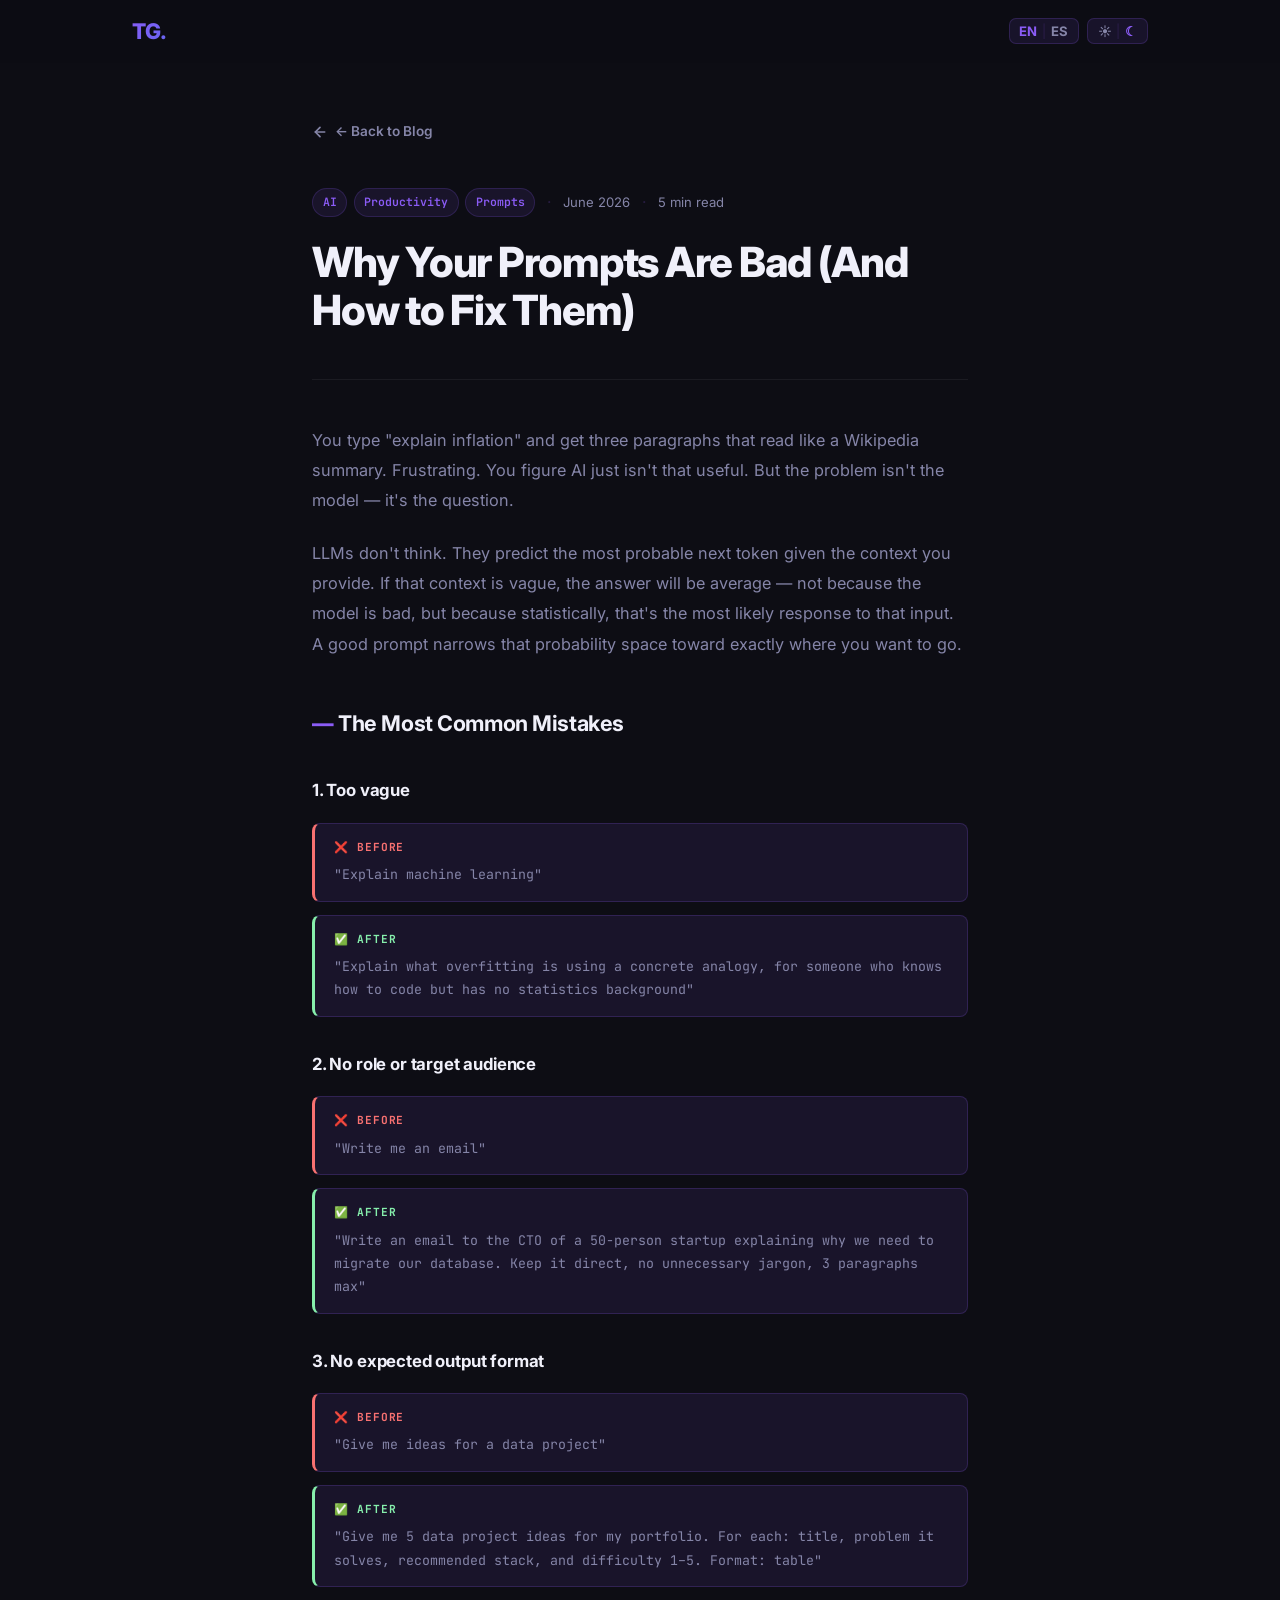
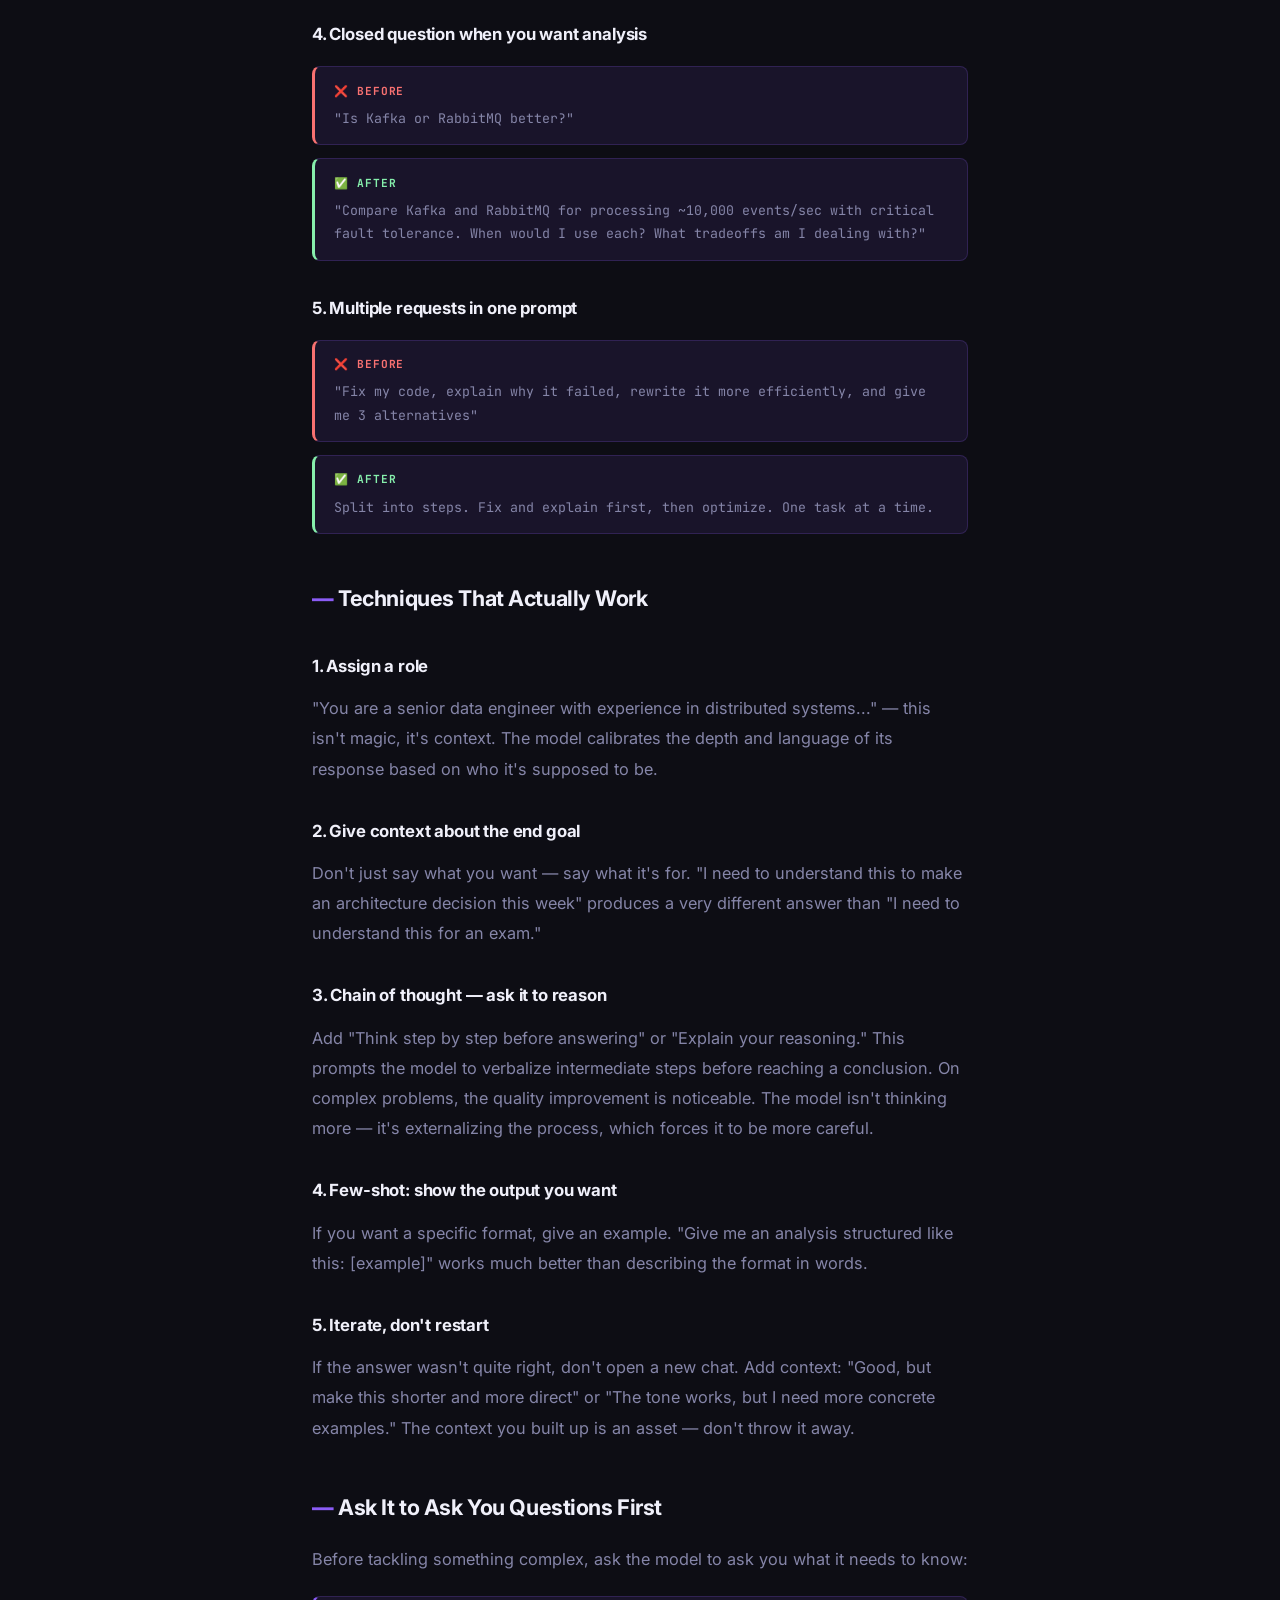
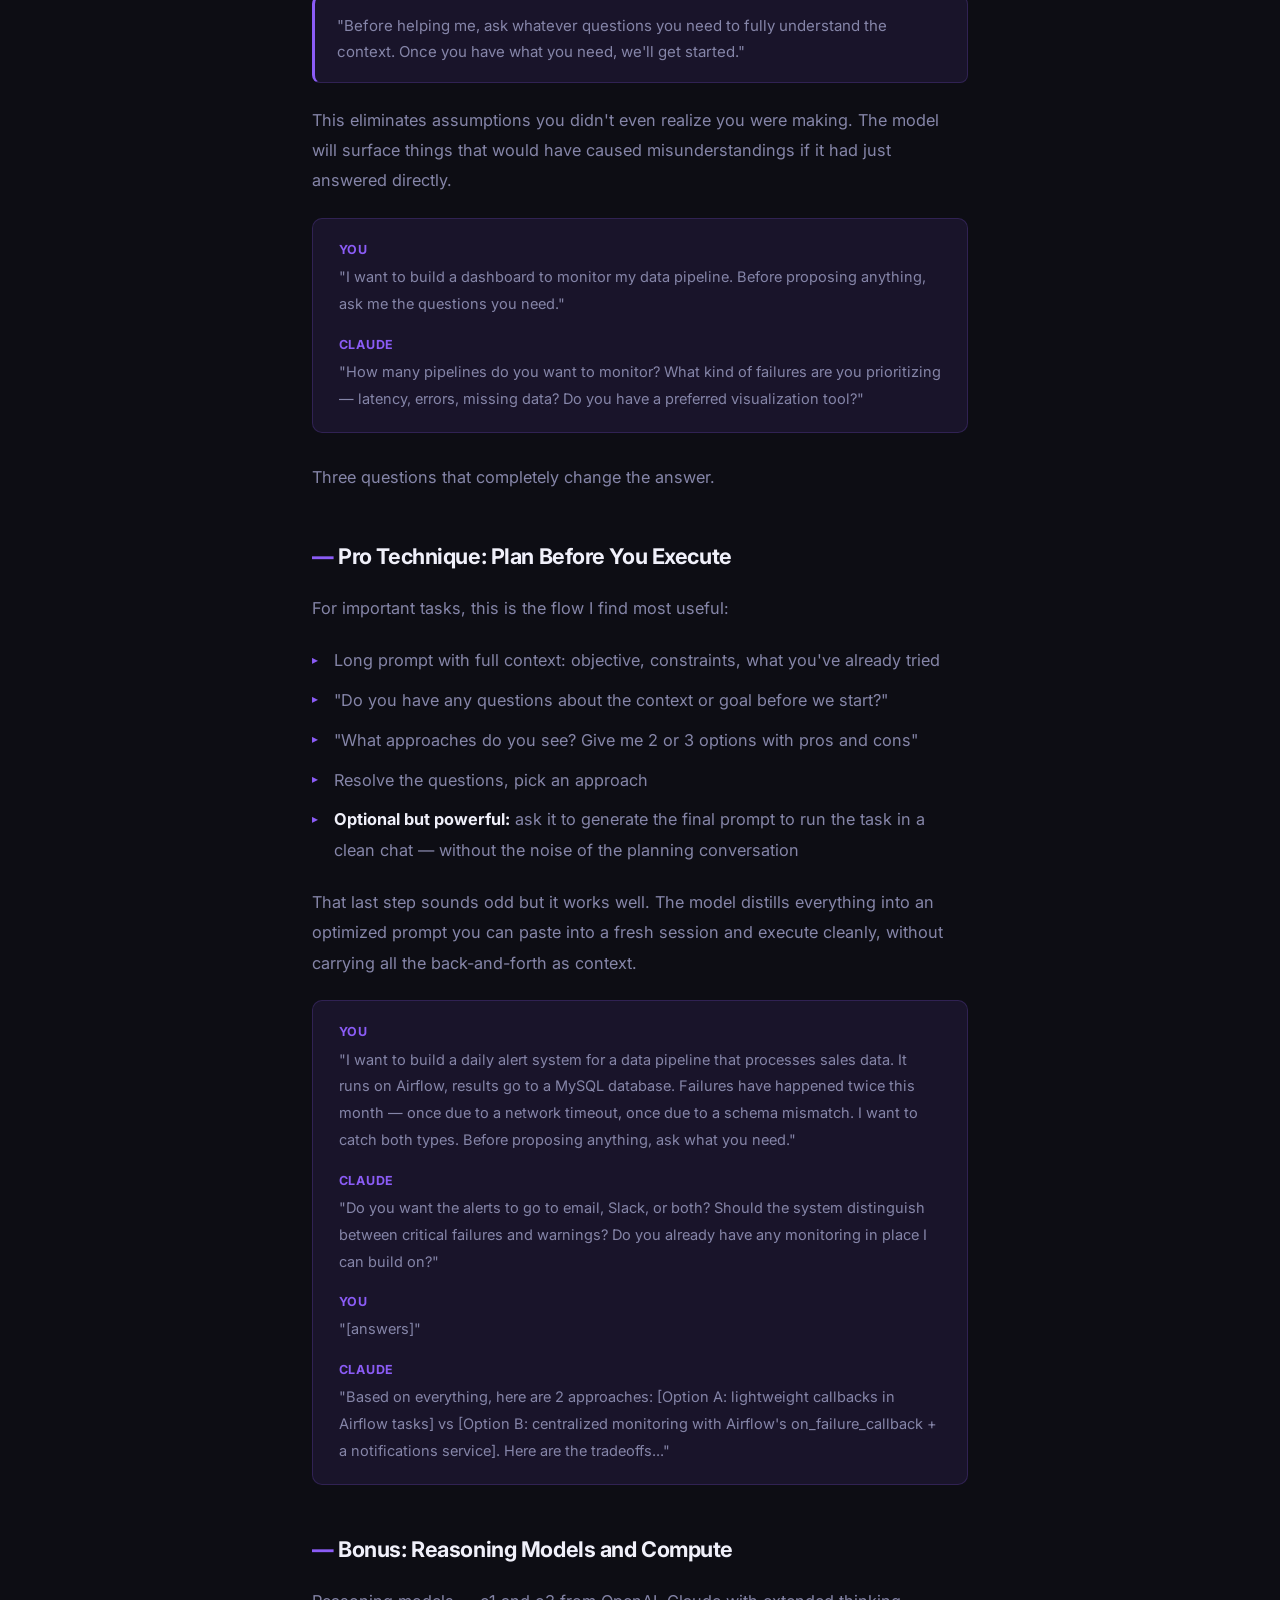
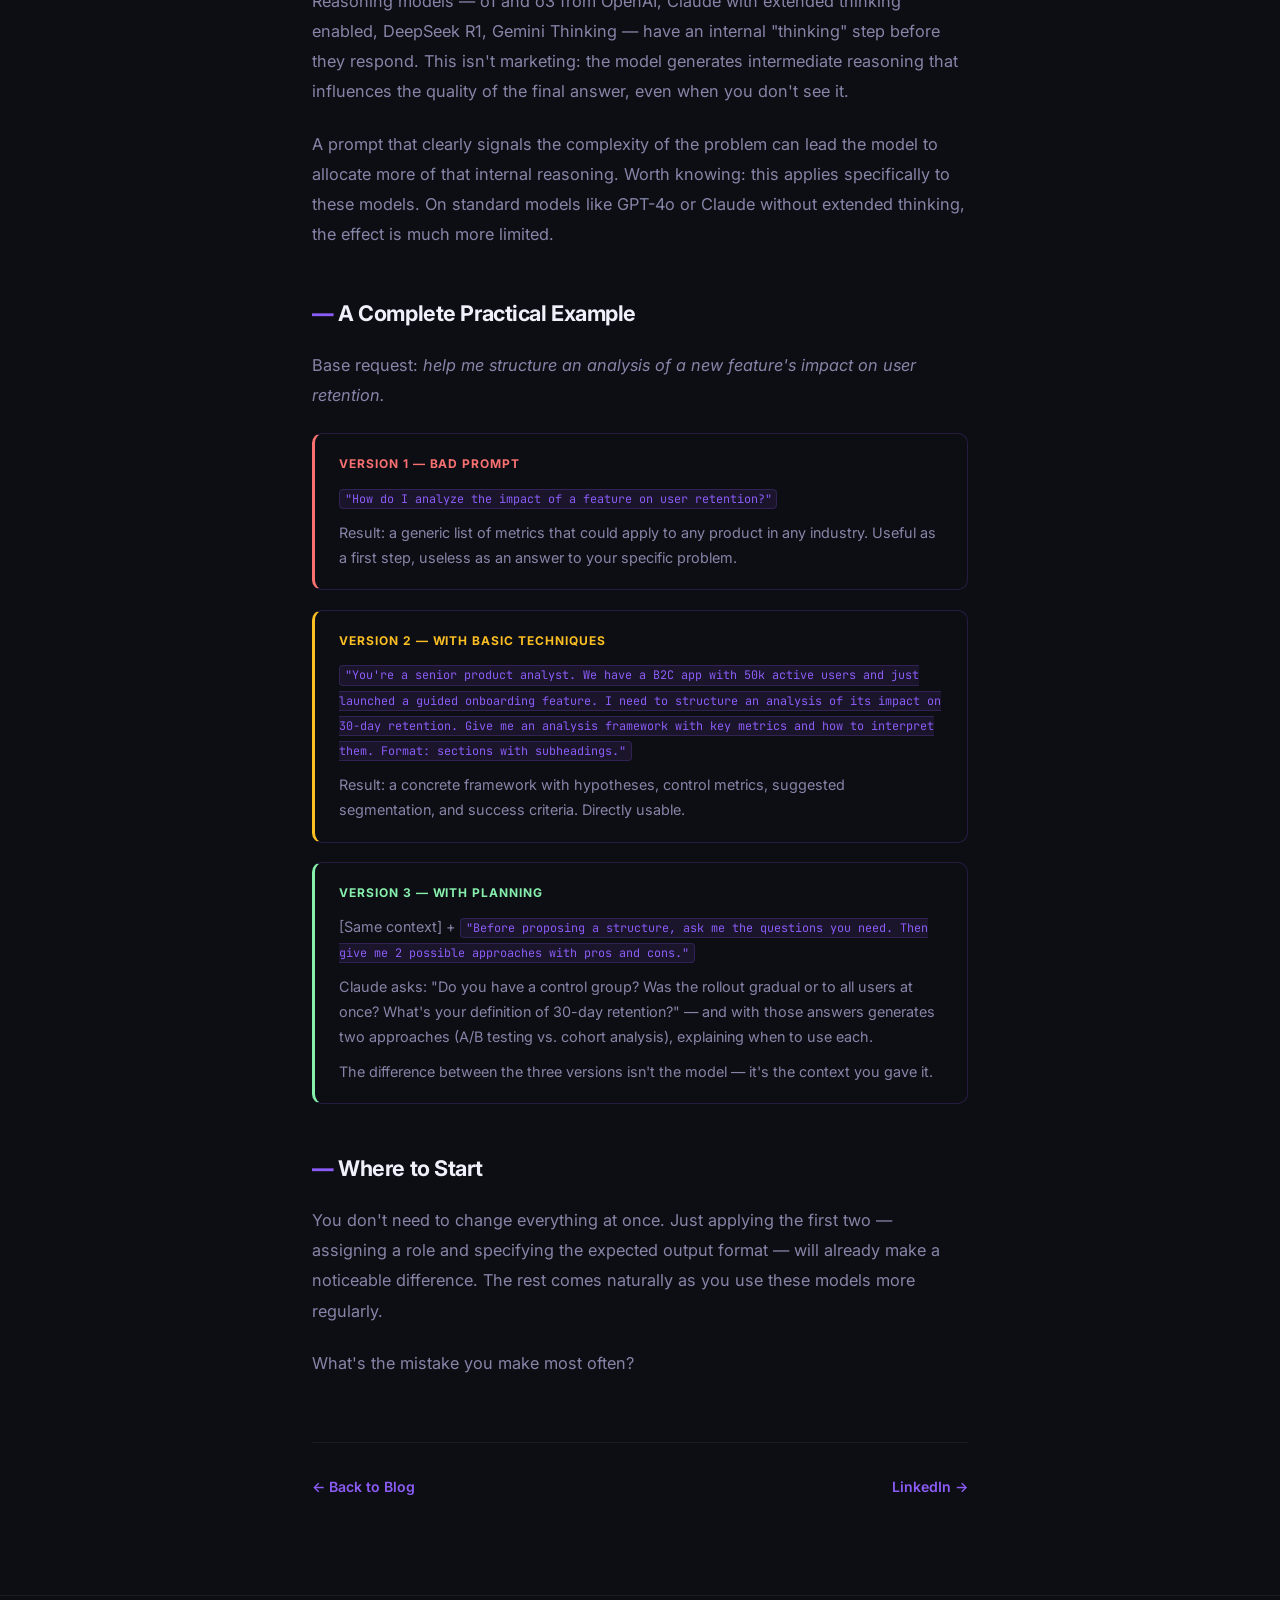
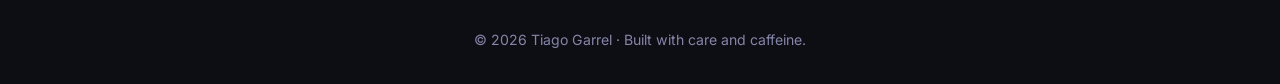
<file: blog/better-prompts.html>
<!DOCTYPE html>
<html lang="en" data-theme="dark">
<head>
  <meta charset="UTF-8" />
  <meta name="viewport" content="width=device-width, initial-scale=1.0" />
  <meta name="description" content="LLMs don't think — they predict. If your prompt is vague, the answer will be average. Here are the most common mistakes and how to fix them with concrete techniques." />
  <title>Why Your Prompts Are Bad (And How to Fix Them) — Tiago Garrel</title>

  <link rel="icon" href="data:image/svg+xml,<svg xmlns='http://www.w3.org/2000/svg' viewBox='0 0 32 32'><rect width='32' height='32' rx='7' fill='%238b5cf6'/><text x='50%25' y='50%25' dominant-baseline='central' text-anchor='middle' font-family='Inter,system-ui,sans-serif' font-weight='800' font-size='13' fill='white'>TG</text></svg>">
  <link rel="preconnect" href="https://fonts.googleapis.com" />
  <link rel="preconnect" href="https://fonts.gstatic.com" crossorigin />
  <link href="https://fonts.googleapis.com/css2?family=Inter:wght@300;400;500;600;700;800&family=JetBrains+Mono:wght@400;500&display=swap" rel="stylesheet" />
  <link rel="stylesheet" href="../styles.css" />

  <style>
    .post-container { max-width: 720px; margin: 0 auto; padding: 0 2rem; }
    .post-wrapper   { padding: 120px 0 96px; }

    .post-back {
      display: inline-flex; align-items: center; gap: 0.45rem;
      font-size: 0.85rem; font-weight: 600; color: var(--text-muted);
      transition: color var(--transition); margin-bottom: 2.8rem;
    }
    .post-back:hover { color: var(--accent); }
    .post-back svg  { transition: transform var(--transition); }
    .post-back:hover svg { transform: translateX(-3px); }

    .post-meta     { display: flex; align-items: center; gap: 0.75rem; flex-wrap: wrap; margin-bottom: 1.4rem; }
    .post-date     { font-size: 0.82rem; color: var(--text-muted); }
    .post-dot      { color: var(--border); }
    .post-read     { font-size: 0.82rem; color: var(--text-muted); }

    .post-title {
      font-size: clamp(1.75rem, 4vw, 2.6rem); font-weight: 800;
      letter-spacing: -0.03em; line-height: 1.15; margin-bottom: 2.4rem;
    }

    .post-divider { border: none; border-top: 1px solid var(--border-sub); margin: 2.8rem 0; }

    .post-body { color: var(--text-muted); line-height: 1.85; font-size: 1.02rem; }
    .post-body p  { margin-bottom: 1.4rem; }
    .post-body h2 {
      font-size: 1.35rem; font-weight: 700; color: var(--text);
      letter-spacing: -0.02em; margin: 2.8rem 0 1rem;
    }
    .post-body h2::before { content: '—  '; color: var(--accent); font-weight: 800; }
    .post-body h3 {
      font-size: 1.05rem; font-weight: 700; color: var(--text);
      letter-spacing: -0.01em; margin: 2rem 0 0.7rem;
    }
    .post-body strong { color: var(--text); font-weight: 700; }
    .post-body ul { list-style: none; margin: 1rem 0 1.4rem; display: flex; flex-direction: column; gap: 0.6rem; }
    .post-body ul li { padding-left: 1.4rem; position: relative; }
    .post-body ul li::before { content: '▸'; position: absolute; left: 0; color: var(--accent); font-size: 0.78rem; top: 0.18em; }
    .post-body code {
      font-family: 'JetBrains Mono', monospace; font-size: 0.88em;
      background: var(--accent-subtle); color: var(--accent);
      padding: 0.15em 0.45em; border-radius: 5px; border: 1px solid var(--border);
    }

    .prompt-block {
      background: var(--accent-subtle); border: 1px solid var(--border);
      border-radius: 10px; padding: 1rem 1.4rem;
      font-family: 'JetBrains Mono', monospace; font-size: 0.84rem;
      color: var(--text-muted); line-height: 1.8; margin: 0.8rem 0 1.4rem;
    }
    .prompt-block .bad  { color: #f87171; }
    .prompt-block .good { color: #86efac; }
    .prompt-block .label {
      font-size: 0.72rem; font-weight: 700; letter-spacing: 0.08em;
      text-transform: uppercase; margin-bottom: 0.3rem; display: block;
    }
    .prompt-block .label.bad-label  { color: #f87171; }
    .prompt-block .label.good-label { color: #86efac; }

    .prompt-pair { display: flex; flex-direction: column; gap: 0.8rem; margin: 1rem 0 1.6rem; }
    .prompt-single {
      background: var(--accent-subtle); border: 1px solid var(--border);
      border-radius: 8px; padding: 0.9rem 1.2rem;
      font-family: 'JetBrains Mono', monospace; font-size: 0.83rem;
      color: var(--text-muted); line-height: 1.75;
    }
    .prompt-single.bad-prompt  { border-left: 3px solid #f87171; }
    .prompt-single.good-prompt { border-left: 3px solid #86efac; }
    .prompt-single .prompt-label {
      font-size: 0.7rem; font-weight: 700; letter-spacing: 0.08em;
      text-transform: uppercase; margin-bottom: 0.35rem; display: block;
    }
    .prompt-single.bad-prompt  .prompt-label { color: #f87171; }
    .prompt-single.good-prompt .prompt-label { color: #86efac; }

    .exchange-block {
      background: var(--accent-subtle); border: 1px solid var(--border);
      border-radius: 10px; padding: 1.2rem 1.6rem;
      font-size: 0.91rem; color: var(--text-muted); line-height: 1.85;
      margin: 1.2rem 0 1.8rem;
    }
    .exchange-block .speaker {
      font-weight: 700; color: var(--accent); font-size: 0.78rem;
      letter-spacing: 0.06em; text-transform: uppercase; display: block;
      margin-top: 0.9rem; margin-bottom: 0.2rem;
    }
    .exchange-block .speaker:first-child { margin-top: 0; }

    .version-block {
      border: 1px solid var(--border); border-radius: 10px;
      padding: 1.2rem 1.5rem; margin: 1rem 0 1.2rem;
    }
    .version-block .version-label {
      font-size: 0.75rem; font-weight: 700; letter-spacing: 0.08em;
      text-transform: uppercase; margin-bottom: 0.6rem; display: block;
    }
    .version-block.v1 { border-left: 3px solid #f87171; }
    .version-block.v1 .version-label { color: #f87171; }
    .version-block.v2 { border-left: 3px solid #fbbf24; }
    .version-block.v2 .version-label { color: #fbbf24; }
    .version-block.v3 { border-left: 3px solid #86efac; }
    .version-block.v3 .version-label { color: #86efac; }
    .version-block p { margin-bottom: 0.6rem; font-size: 0.9rem; color: var(--text-muted); line-height: 1.75; }
    .version-block p:last-child { margin-bottom: 0; }
    .version-block code {
      font-family: 'JetBrains Mono', monospace; font-size: 0.82em;
      background: var(--accent-subtle); color: var(--accent);
      padding: 0.1em 0.4em; border-radius: 4px; border: 1px solid var(--border);
    }

    .callout {
      background: var(--accent-subtle); border: 1px solid var(--border);
      border-left: 3px solid var(--accent);
      border-radius: 8px; padding: 1rem 1.4rem;
      margin: 1.4rem 0; font-size: 0.94rem; color: var(--text-muted); line-height: 1.75;
    }

    .post-footer-nav {
      margin-top: 4rem; padding-top: 2rem;
      border-top: 1px solid var(--border-sub);
      display: flex; justify-content: space-between; align-items: center; flex-wrap: wrap; gap: 1rem;
    }
    .post-footer-nav a {
      font-size: 0.88rem; font-weight: 600; color: var(--accent);
      transition: color var(--transition);
    }
    .post-footer-nav a:hover { color: var(--accent-light); }

    .nav-links { display: none; }
    @media (max-width: 640px) {
      .post-title { font-size: 1.6rem; }
    }
  </style>
</head>
<body>

  <!-- NAV -->
  <nav id="navbar">
    <div class="nav-container">
      <a href="../index.html" class="nav-logo">TG<span class="logo-dot">.</span></a>
      <div class="nav-controls">
        <button class="seg-toggle" id="langToggle" aria-label="Toggle language">
          <span class="seg-opt active" id="langEN">EN</span>
          <span class="seg-sep">|</span>
          <span class="seg-opt" id="langES">ES</span>
        </button>
        <button class="seg-toggle" id="themeToggle" aria-label="Toggle theme">
          <span class="seg-opt" id="themeLight">☀</span>
          <span class="seg-sep">|</span>
          <span class="seg-opt active" id="themeDark">☾</span>
        </button>
      </div>
    </div>
  </nav>

  <div class="post-wrapper">
    <div class="post-container">

      <a href="../index.html#blog" class="post-back">
        <svg width="16" height="16" viewBox="0 0 24 24" fill="none" stroke="currentColor" stroke-width="2.5" stroke-linecap="round" stroke-linejoin="round"><path d="M19 12H5"/><path d="M12 19l-7-7 7-7"/></svg>
        <span data-i18n="back">Back to Blog</span>
      </a>

      <!-- ═══════════════════════════════════════════════ EN CONTENT -->
      <div id="content-en">
        <div class="post-meta">
          <div class="blog-tags">
            <span class="tag">AI</span>
            <span class="tag">Productivity</span>
            <span class="tag">Prompts</span>
          </div>
          <span class="post-dot">·</span>
          <span class="post-date">June 2026</span>
          <span class="post-dot">·</span>
          <span class="post-read">5 min read</span>
        </div>

        <h1 class="post-title">Why Your Prompts Are Bad (And How to Fix Them)</h1>
        <hr class="post-divider" />

        <div class="post-body">
          <p>You type "explain inflation" and get three paragraphs that read like a Wikipedia summary. Frustrating. You figure AI just isn't that useful. But the problem isn't the model — it's the question.</p>
          <p>LLMs don't think. They predict the most probable next token given the context you provide. If that context is vague, the answer will be average — not because the model is bad, but because statistically, that's the most likely response to that input. A good prompt narrows that probability space toward exactly where you want to go.</p>

          <h2>The Most Common Mistakes</h2>

          <h3>1. Too vague</h3>
          <div class="prompt-pair">
            <div class="prompt-single bad-prompt"><span class="prompt-label">❌ Before</span>"Explain machine learning"</div>
            <div class="prompt-single good-prompt"><span class="prompt-label">✅ After</span>"Explain what overfitting is using a concrete analogy, for someone who knows how to code but has no statistics background"</div>
          </div>

          <h3>2. No role or target audience</h3>
          <div class="prompt-pair">
            <div class="prompt-single bad-prompt"><span class="prompt-label">❌ Before</span>"Write me an email"</div>
            <div class="prompt-single good-prompt"><span class="prompt-label">✅ After</span>"Write an email to the CTO of a 50-person startup explaining why we need to migrate our database. Keep it direct, no unnecessary jargon, 3 paragraphs max"</div>
          </div>

          <h3>3. No expected output format</h3>
          <div class="prompt-pair">
            <div class="prompt-single bad-prompt"><span class="prompt-label">❌ Before</span>"Give me ideas for a data project"</div>
            <div class="prompt-single good-prompt"><span class="prompt-label">✅ After</span>"Give me 5 data project ideas for my portfolio. For each: title, problem it solves, recommended stack, and difficulty 1–5. Format: table"</div>
          </div>

          <h3>4. Closed question when you want analysis</h3>
          <div class="prompt-pair">
            <div class="prompt-single bad-prompt"><span class="prompt-label">❌ Before</span>"Is Kafka or RabbitMQ better?"</div>
            <div class="prompt-single good-prompt"><span class="prompt-label">✅ After</span>"Compare Kafka and RabbitMQ for processing ~10,000 events/sec with critical fault tolerance. When would I use each? What tradeoffs am I dealing with?"</div>
          </div>

          <h3>5. Multiple requests in one prompt</h3>
          <div class="prompt-pair">
            <div class="prompt-single bad-prompt"><span class="prompt-label">❌ Before</span>"Fix my code, explain why it failed, rewrite it more efficiently, and give me 3 alternatives"</div>
            <div class="prompt-single good-prompt"><span class="prompt-label">✅ After</span>Split into steps. Fix and explain first, then optimize. One task at a time.</div>
          </div>

          <h2>Techniques That Actually Work</h2>

          <h3>1. Assign a role</h3>
          <p>"You are a senior data engineer with experience in distributed systems..." — this isn't magic, it's context. The model calibrates the depth and language of its response based on who it's supposed to be.</p>

          <h3>2. Give context about the end goal</h3>
          <p>Don't just say what you want — say what it's for. "I need to understand this to make an architecture decision this week" produces a very different answer than "I need to understand this for an exam."</p>

          <h3>3. Chain of thought — ask it to reason</h3>
          <p>Add "Think step by step before answering" or "Explain your reasoning." This prompts the model to verbalize intermediate steps before reaching a conclusion. On complex problems, the quality improvement is noticeable. The model isn't thinking more — it's externalizing the process, which forces it to be more careful.</p>

          <h3>4. Few-shot: show the output you want</h3>
          <p>If you want a specific format, give an example. "Give me an analysis structured like this: [example]" works much better than describing the format in words.</p>

          <h3>5. Iterate, don't restart</h3>
          <p>If the answer wasn't quite right, don't open a new chat. Add context: "Good, but make this shorter and more direct" or "The tone works, but I need more concrete examples." The context you built up is an asset — don't throw it away.</p>

          <h2>Ask It to Ask You Questions First</h2>
          <p>Before tackling something complex, ask the model to ask you what it needs to know:</p>

          <div class="callout">
            "Before helping me, ask whatever questions you need to fully understand the context. Once you have what you need, we'll get started."
          </div>

          <p>This eliminates assumptions you didn't even realize you were making. The model will surface things that would have caused misunderstandings if it had just answered directly.</p>

          <div class="exchange-block">
            <span class="speaker">You</span>
            "I want to build a dashboard to monitor my data pipeline. Before proposing anything, ask me the questions you need."
            <span class="speaker">Claude</span>
            "How many pipelines do you want to monitor? What kind of failures are you prioritizing — latency, errors, missing data? Do you have a preferred visualization tool?"
          </div>

          <p>Three questions that completely change the answer.</p>

          <h2>Pro Technique: Plan Before You Execute</h2>
          <p>For important tasks, this is the flow I find most useful:</p>
          <ul>
            <li>Long prompt with full context: objective, constraints, what you've already tried</li>
            <li>"Do you have any questions about the context or goal before we start?"</li>
            <li>"What approaches do you see? Give me 2 or 3 options with pros and cons"</li>
            <li>Resolve the questions, pick an approach</li>
            <li><strong>Optional but powerful:</strong> ask it to generate the final prompt to run the task in a clean chat — without the noise of the planning conversation</li>
          </ul>

          <p>That last step sounds odd but it works well. The model distills everything into an optimized prompt you can paste into a fresh session and execute cleanly, without carrying all the back-and-forth as context.</p>

          <div class="exchange-block">
            <span class="speaker">You</span>
            "I want to build a daily alert system for a data pipeline that processes sales data. It runs on Airflow, results go to a MySQL database. Failures have happened twice this month — once due to a network timeout, once due to a schema mismatch. I want to catch both types. Before proposing anything, ask what you need."
            <span class="speaker">Claude</span>
            "Do you want the alerts to go to email, Slack, or both? Should the system distinguish between critical failures and warnings? Do you already have any monitoring in place I can build on?"
            <span class="speaker">You</span>
            "[answers]"
            <span class="speaker">Claude</span>
            "Based on everything, here are 2 approaches: [Option A: lightweight callbacks in Airflow tasks] vs [Option B: centralized monitoring with Airflow's on_failure_callback + a notifications service]. Here are the tradeoffs..."
          </div>

          <h2>Bonus: Reasoning Models and Compute</h2>
          <p>Reasoning models — o1 and o3 from OpenAI, Claude with extended thinking enabled, DeepSeek R1, Gemini Thinking — have an internal "thinking" step before they respond. This isn't marketing: the model generates intermediate reasoning that influences the quality of the final answer, even when you don't see it.</p>
          <p>A prompt that clearly signals the complexity of the problem can lead the model to allocate more of that internal reasoning. Worth knowing: this applies specifically to these models. On standard models like GPT-4o or Claude without extended thinking, the effect is much more limited.</p>

          <h2>A Complete Practical Example</h2>
          <p>Base request: <em>help me structure an analysis of a new feature's impact on user retention.</em></p>

          <div class="version-block v1">
            <span class="version-label">Version 1 — Bad prompt</span>
            <p><code>"How do I analyze the impact of a feature on user retention?"</code></p>
            <p>Result: a generic list of metrics that could apply to any product in any industry. Useful as a first step, useless as an answer to your specific problem.</p>
          </div>

          <div class="version-block v2">
            <span class="version-label">Version 2 — With basic techniques</span>
            <p><code>"You're a senior product analyst. We have a B2C app with 50k active users and just launched a guided onboarding feature. I need to structure an analysis of its impact on 30-day retention. Give me an analysis framework with key metrics and how to interpret them. Format: sections with subheadings."</code></p>
            <p>Result: a concrete framework with hypotheses, control metrics, suggested segmentation, and success criteria. Directly usable.</p>
          </div>

          <div class="version-block v3">
            <span class="version-label">Version 3 — With planning</span>
            <p>[Same context] + <code>"Before proposing a structure, ask me the questions you need. Then give me 2 possible approaches with pros and cons."</code></p>
            <p>Claude asks: "Do you have a control group? Was the rollout gradual or to all users at once? What's your definition of 30-day retention?" — and with those answers generates two approaches (A/B testing vs. cohort analysis), explaining when to use each.</p>
            <p>The difference between the three versions isn't the model — it's the context you gave it.</p>
          </div>

          <h2>Where to Start</h2>
          <p>You don't need to change everything at once. Just applying the first two — assigning a role and specifying the expected output format — will already make a noticeable difference. The rest comes naturally as you use these models more regularly.</p>
          <p>What's the mistake you make most often?</p>
        </div>
      </div>

      <!-- ═══════════════════════════════════════════════ ES CONTENT -->
      <div id="content-es" style="display:none;">
        <div class="post-meta">
          <div class="blog-tags">
            <span class="tag">IA</span>
            <span class="tag">Productividad</span>
            <span class="tag">Prompts</span>
          </div>
          <span class="post-dot">·</span>
          <span class="post-date">Junio 2026</span>
          <span class="post-dot">·</span>
          <span class="post-read">5 min de lectura</span>
        </div>

        <h1 class="post-title">Por qué tus prompts son malos (y cómo arreglarlos)</h1>
        <hr class="post-divider" />

        <div class="post-body">
          <p>Escribís "explicame la inflación" y recibís tres párrafos que parecen sacados de Wikipedia. Frustrante. Pensás que la IA no sirve para nada serio. Pero el problema no está en el modelo — está en la pregunta.</p>
          <p>Los LLMs no piensan. Predicen el siguiente token más probable dado el contexto que les diste. Si ese contexto es vago, la respuesta va a ser promedio — no porque el modelo sea malo, sino porque estadísticamente es la respuesta más probable a esa entrada. Un buen prompt acota ese espacio de probabilidad hacia exactamente donde vos querés llegar.</p>

          <h2>Los errores más comunes</h2>

          <h3>1. Demasiado vago</h3>
          <div class="prompt-pair">
            <div class="prompt-single bad-prompt"><span class="prompt-label">❌ Antes</span>"Explicame el machine learning"</div>
            <div class="prompt-single good-prompt"><span class="prompt-label">✅ Después</span>"Explicame qué es el overfitting usando una analogía concreta, para alguien que sabe programar pero no tiene base en estadística"</div>
          </div>

          <h3>2. Sin contexto de rol ni audiencia</h3>
          <div class="prompt-pair">
            <div class="prompt-single bad-prompt"><span class="prompt-label">❌ Antes</span>"Redactame un mail"</div>
            <div class="prompt-single good-prompt"><span class="prompt-label">✅ Después</span>"Redactá un mail para el CTO de una startup de 50 personas explicando por qué necesitamos migrar la base de datos. Tono directo, sin tecnicismos innecesarios, máximo 3 párrafos"</div>
          </div>

          <h3>3. Sin especificar el formato esperado</h3>
          <div class="prompt-pair">
            <div class="prompt-single bad-prompt"><span class="prompt-label">❌ Antes</span>"Dame ideas para un proyecto de datos"</div>
            <div class="prompt-single good-prompt"><span class="prompt-label">✅ Después</span>"Dame 5 ideas de proyectos de datos para mi portfolio. Para cada una: título, problema que resuelve, stack recomendado y dificultad del 1 al 5. Formato: tabla"</div>
          </div>

          <h3>4. Pregunta cerrada cuando querés análisis</h3>
          <div class="prompt-pair">
            <div class="prompt-single bad-prompt"><span class="prompt-label">❌ Antes</span>"¿Es mejor Kafka o RabbitMQ?"</div>
            <div class="prompt-single good-prompt"><span class="prompt-label">✅ Después</span>"Comparame Kafka y RabbitMQ para procesar ~10.000 eventos por segundo con tolerancia a fallos crítica. ¿Cuándo usaría cada uno? ¿Qué tradeoffs tengo que considerar?"</div>
          </div>

          <h3>5. Múltiples pedidos en un solo prompt</h3>
          <div class="prompt-pair">
            <div class="prompt-single bad-prompt"><span class="prompt-label">❌ Antes</span>"Corregí mi código, explicame por qué fallaba, reescribirlo más eficiente y dame 3 alternativas"</div>
            <div class="prompt-single good-prompt"><span class="prompt-label">✅ Después</span>Dividir en pasos. Primero corregir y explicar, después optimizar. Una tarea por vez.</div>
          </div>

          <h2>Técnicas que realmente funcionan</h2>

          <h3>1. Asignale un rol</h3>
          <p>"Sos un data engineer senior con experiencia en sistemas distribuidos..." — esto no es magia, es contexto. El modelo calibra el nivel de profundidad y el lenguaje de su respuesta según quién se supone que es.</p>

          <h3>2. Contexto del objetivo final</h3>
          <p>No solo digas qué querés — decí para qué. "Necesito entender esto para tomar una decisión de arquitectura esta semana" produce una respuesta muy distinta a "necesito entender esto para un examen".</p>

          <h3>3. Chain of thought — pedile que razone</h3>
          <p>Agregá "Pensá paso a paso antes de responder" o "Explicá tu razonamiento". Esto hace que el modelo verbalice los pasos intermedios antes de llegar a la conclusión. En problemas complejos, la mejora de calidad es notoria. El modelo no está pensando más — está externalizando el proceso, lo que lo obliga a ser más cuidadoso.</p>

          <h3>4. Few-shot: mostrá el output que querés</h3>
          <p>Si querés una respuesta en un formato específico, dá un ejemplo. "Dame un análisis estructurado así: [ejemplo]" funciona mucho mejor que describir el formato con palabras.</p>

          <h3>5. Iterá, no reescribas desde cero</h3>
          <p>Si la respuesta no era lo que necesitabas, no abras un chat nuevo. Agregá contexto: "Bien, pero hacelo más corto y directo" o "El tono está bien, pero necesito más ejemplos concretos". El contexto que construiste es un activo — no lo tires.</p>

          <h2>Pedile que te haga preguntas primero</h2>
          <p>Antes de responder algo complejo, pedile al modelo que pregunte lo que necesite saber:</p>

          <div class="callout">
            "Antes de ayudarme, hacé las preguntas que necesitás para entender bien el contexto. Cuando tengas todo claro, arrancamos."
          </div>

          <p>Esto elimina los supuestos que ni vos notaste que tenías. El modelo va a preguntar cosas que hubieran generado malentendidos si hubiera respondido directamente.</p>

          <div class="exchange-block">
            <span class="speaker">Vos</span>
            "Quiero armar un dashboard para monitorear mi pipeline de datos. Antes de proponer algo, hacé las preguntas que necesitás."
            <span class="speaker">Claude</span>
            "¿Cuántos pipelines querés monitorear? ¿Qué tipo de fallos priorizás — latencia, errores, datos faltantes? ¿Tenés alguna herramienta de visualización preferida?"
          </div>

          <p>Tres preguntas que cambian completamente la respuesta.</p>

          <h2>Técnica pro: planificar antes de ejecutar</h2>
          <p>Para tareas importantes, este es el flujo que más me sirve:</p>
          <ul>
            <li>Prompt largo con todo el contexto: objetivo, restricciones, qué ya intentaste</li>
            <li>"¿Tenés alguna duda sobre el contexto o el objetivo antes de arrancar?"</li>
            <li>"¿Qué enfoques posibles ves? Dame 2 o 3 opciones con pros y contras"</li>
            <li>Resolver dudas, elegir el enfoque</li>
            <li><strong>Opcional pero muy potente:</strong> pedirle que genere el prompt definitivo para ejecutar la tarea en un chat limpio — sin el ruido de toda la conversación de planificación</li>
          </ul>

          <p>Ese último paso puede parecer raro, pero funciona muy bien. El modelo condensa todo el contexto en un prompt optimizado que podés pegar en una sesión nueva y ejecutar sin distracciones.</p>

          <div class="exchange-block">
            <span class="speaker">Vos</span>
            "Quiero armar un sistema de alertas para un pipeline que procesa datos de ventas. Corre en Airflow, los resultados van a una base MySQL. Tuve dos fallos este mes — uno por timeout de red, otro por mismatch de esquema. Quiero poder detectar ambos. Antes de proponer algo, hacé las preguntas que necesitás."
            <span class="speaker">Claude</span>
            "¿Las alertas van por mail, Slack, o los dos? ¿Querés distinguir entre fallos críticos y warnings? ¿Tenés ya algún sistema de monitoreo donde pueda apoyarme?"
            <span class="speaker">Vos</span>
            "[respuestas]"
            <span class="speaker">Claude</span>
            "Con eso en mente, puedo enfocarlo de dos maneras: [Opción A: callbacks livianos directamente en las tasks de Airflow] vs [Opción B: monitoreo centralizado con on_failure_callback + servicio de notificaciones]. Los tradeoffs son..."
          </div>

          <h2>Bonus: los modelos de razonamiento y el cómputo</h2>
          <p>Los modelos de razonamiento — o1 y o3 de OpenAI, Claude con extended thinking habilitado, DeepSeek R1, Gemini Thinking — tienen un paso interno de "pensar" antes de responder. No es marketing: el modelo genera razonamiento intermedio que influye en la calidad de la respuesta final, aunque no siempre lo veas.</p>
          <p>Un prompt que deja clara la complejidad del problema puede llevar al modelo a invertir más de ese razonamiento interno. Importante aclarar: esto aplica específicamente a estos modelos. En modelos estándar como GPT-4o o Claude sin extended thinking, el efecto es mucho más limitado.</p>

          <h2>Caso práctico completo</h2>
          <p>Pedido base: <em>ayudame a estructurar un análisis del impacto de una nueva feature en retención de usuarios.</em></p>

          <div class="version-block v1">
            <span class="version-label">Versión 1 — Prompt malo</span>
            <p><code>"Como analizo el impacto de una feature en retencion de usuarios?"</code></p>
            <p>Resultado: una lista genérica de métricas que podría aplicar a cualquier producto en cualquier industria. Útil como punto de partida, inútil como respuesta a tu problema específico.</p>
          </div>

          <div class="version-block v2">
            <span class="version-label">Versión 2 — Con técnicas básicas</span>
            <p><code>"Sos un analista de producto senior. Tenemos una app B2C con 50k usuarios activos y acabamos de lanzar una feature de onboarding guiado. Necesito estructurar un análisis del impacto en retención a 30 días. Dame una estructura de análisis con las métricas clave a medir y cómo interpretarlas. Formato: secciones con subtítulos."</code></p>
            <p>Resultado: un análisis concreto con hipótesis, métricas de control, segmentación sugerida y criterios de éxito. Se puede usar directamente.</p>
          </div>

          <div class="version-block v3">
            <span class="version-label">Versión 3 — Con planificación previa</span>
            <p>[Mismo contexto] + <code>"Antes de proponer una estructura, hacé las preguntas que necesitás. Después dame 2 enfoques posibles con pros y contras."</code></p>
            <p>Claude pregunta: "¿Tenés un grupo control? ¿El lanzamiento fue gradual o a todos los usuarios simultáneamente? ¿Cuál es tu definición de retención a 30 días?" — y con esas respuestas genera dos enfoques (A/B testing vs análisis de cohortes), explicando cuándo usar cada uno.</p>
            <p>La diferencia entre las tres versiones no es el modelo — es el contexto que le diste.</p>
          </div>

          <h2>Por dónde arrancar</h2>
          <p>No hace falta cambiar todo de golpe. Con aplicar solo los dos primeros cambios — dar un rol y especificar el formato esperado — ya vas a notar la diferencia. El resto se va incorporando naturalmente a medida que usás el modelo más seguido.</p>
          <p>¿Cuál de estos errores cometés más seguido?</p>
        </div>
      </div>

      <div class="post-footer-nav">
        <a href="../index.html#blog" data-i18n="back">← Back to Blog</a>
        <a href="https://www.linkedin.com/in/tiago-garrel/" target="_blank" rel="noopener">LinkedIn →</a>
      </div>

    </div>
  </div>

  <footer>
    <div class="container">
      <p>© 2026 Tiago Garrel · Built with care and caffeine.</p>
    </div>
  </footer>

  <script>
    'use strict';
    const $ = s => document.querySelector(s);

    // Theme
    let currentTheme = localStorage.getItem('theme') || 'dark';
    function setTheme(t) {
      currentTheme = t;
      document.documentElement.setAttribute('data-theme', t);
      localStorage.setItem('theme', t);
      $('#themeLight').classList.toggle('active', t === 'light');
      $('#themeDark').classList.toggle('active',  t === 'dark');
    }
    setTheme(currentTheme);
    $('#themeToggle').addEventListener('click', () => setTheme(currentTheme === 'dark' ? 'light' : 'dark'));

    // Language
    let currentLang = localStorage.getItem('lang') || 'en';
    function setLang(l) {
      currentLang = l;
      localStorage.setItem('lang', l);
      document.documentElement.setAttribute('lang', l);
      $('#langEN').classList.toggle('active', l === 'en');
      $('#langES').classList.toggle('active', l === 'es');
      $('#content-en').style.display = l === 'en' ? '' : 'none';
      $('#content-es').style.display = l === 'es' ? '' : 'none';
      document.querySelectorAll('[data-i18n="back"]').forEach(el => {
        el.textContent = l === 'en' ? '← Back to Blog' : '← Volver al Blog';
      });
      document.title = l === 'en'
        ? 'Why Your Prompts Are Bad (And How to Fix Them) — Tiago Garrel'
        : 'Por qué tus prompts son malos (y cómo arreglarlos) — Tiago Garrel';
      document.querySelector('meta[name="description"]').setAttribute('content',
        l === 'en'
          ? 'LLMs don\'t think — they predict. If your prompt is vague, the answer will be average. Here are the most common mistakes and how to fix them with concrete techniques.'
          : 'Los LLMs no piensan: predicen. Si tu prompt es vago, la respuesta va a ser promedio. Los errores más comunes y cómo arreglarlos con técnicas concretas.'
      );
    }
    setLang(currentLang);
    $('#langToggle').addEventListener('click', () => setLang(currentLang === 'en' ? 'es' : 'en'));

    // Nav scroll
    window.addEventListener('scroll', () => {
      $('#navbar').classList.toggle('scrolled', window.scrollY > 20);
    }, { passive: true });
  </script>

</body>
</html>
</file>
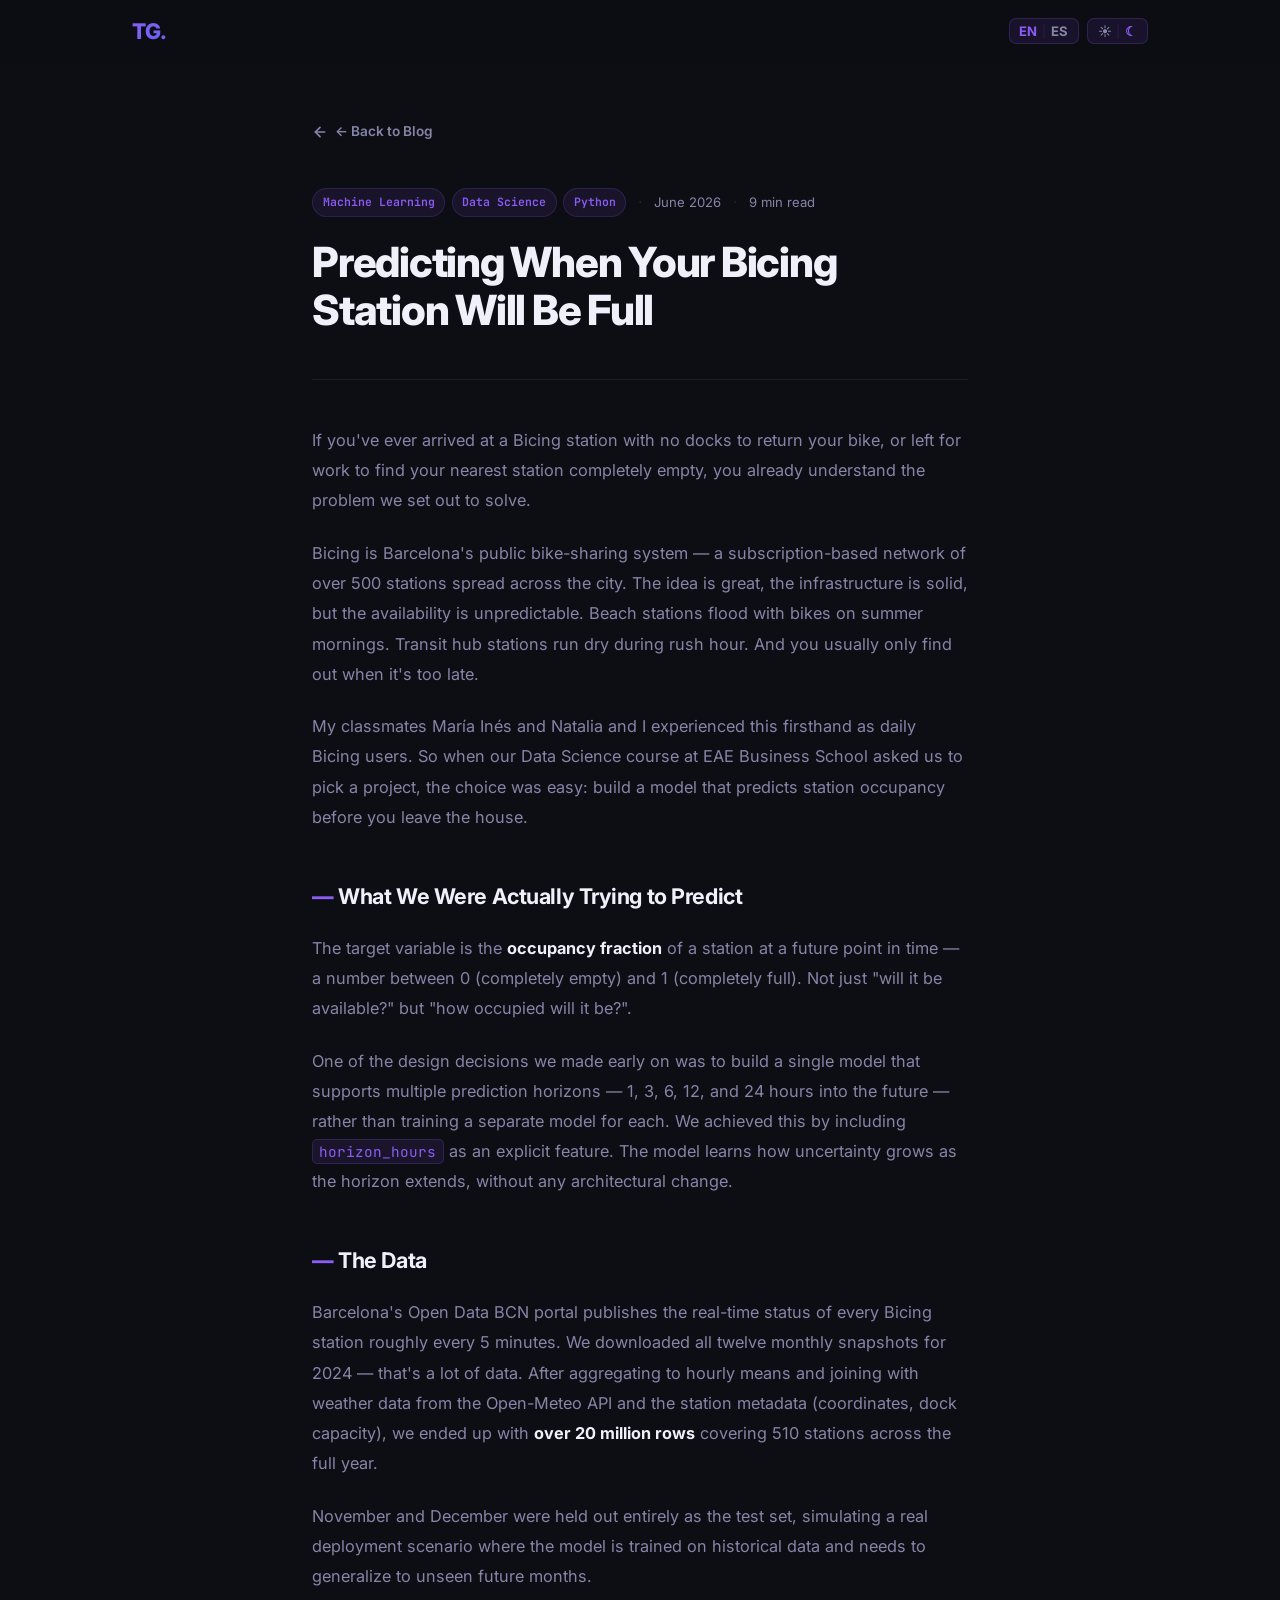
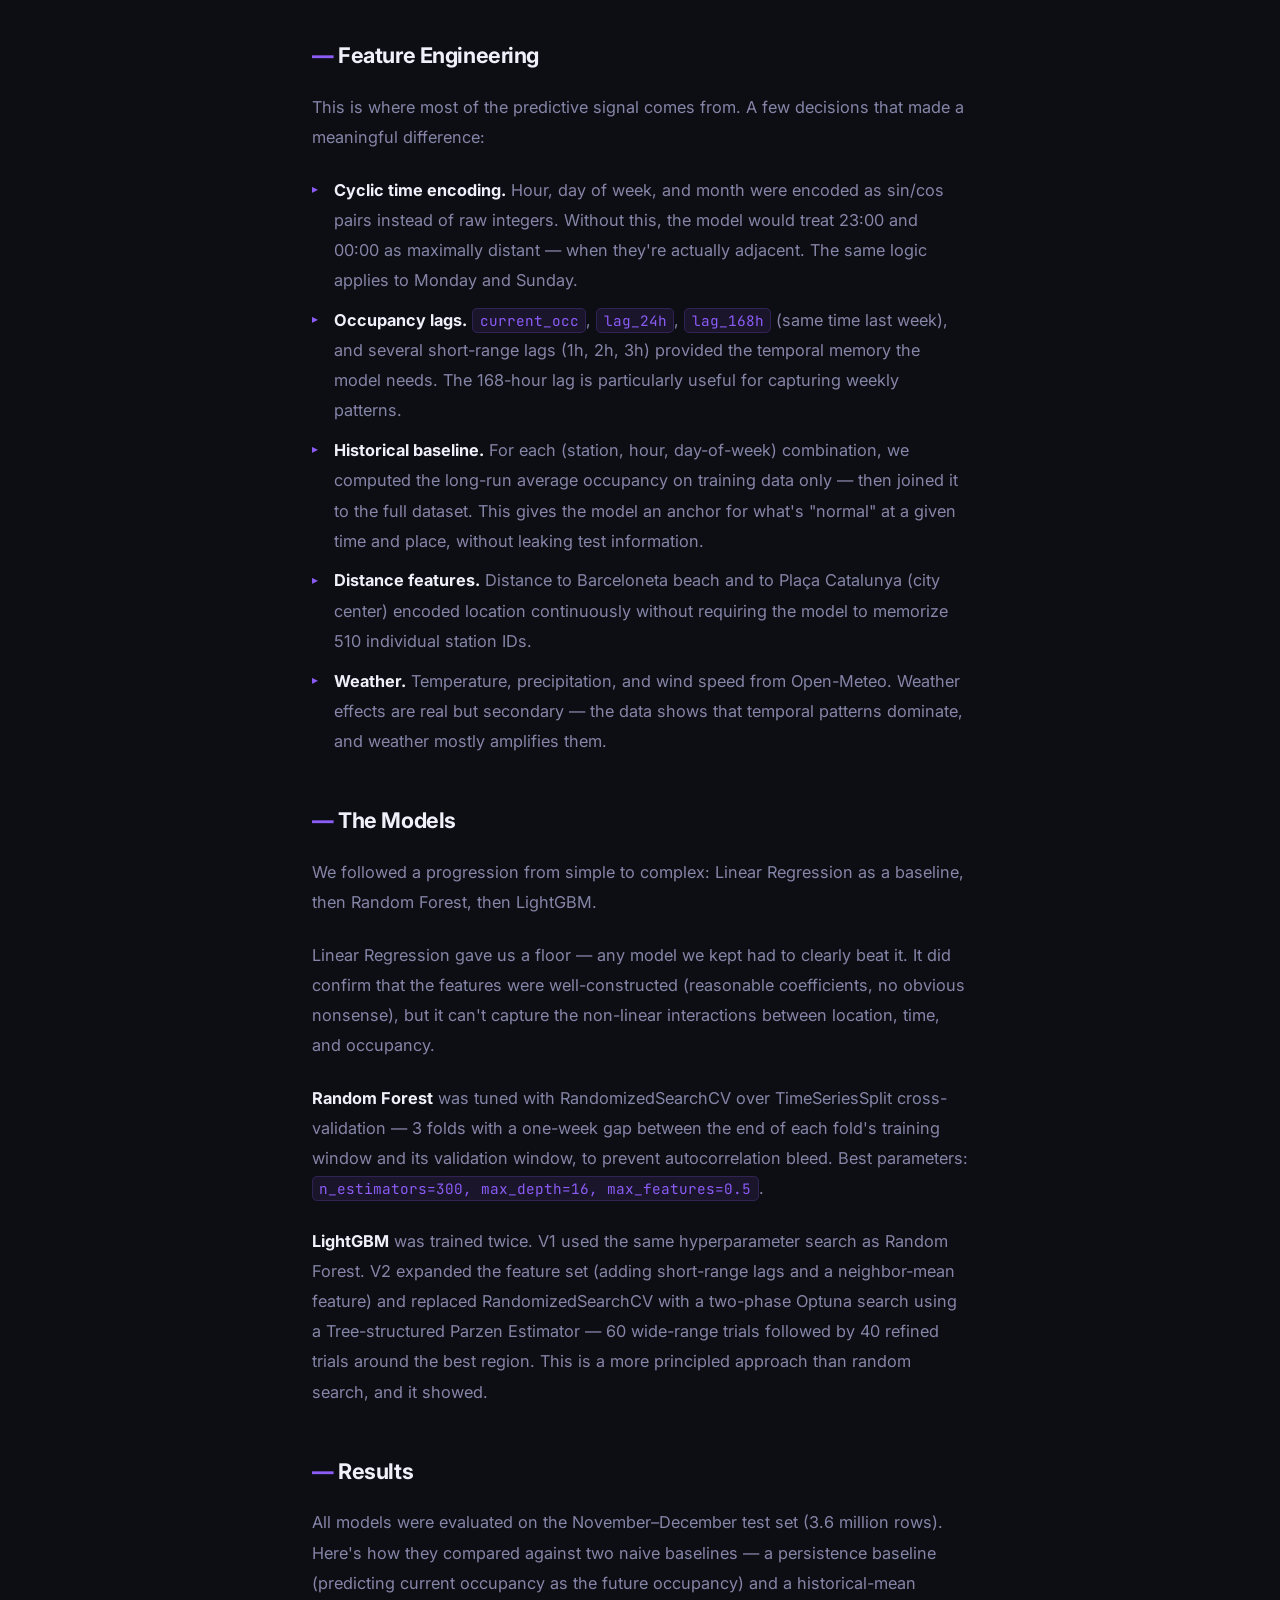
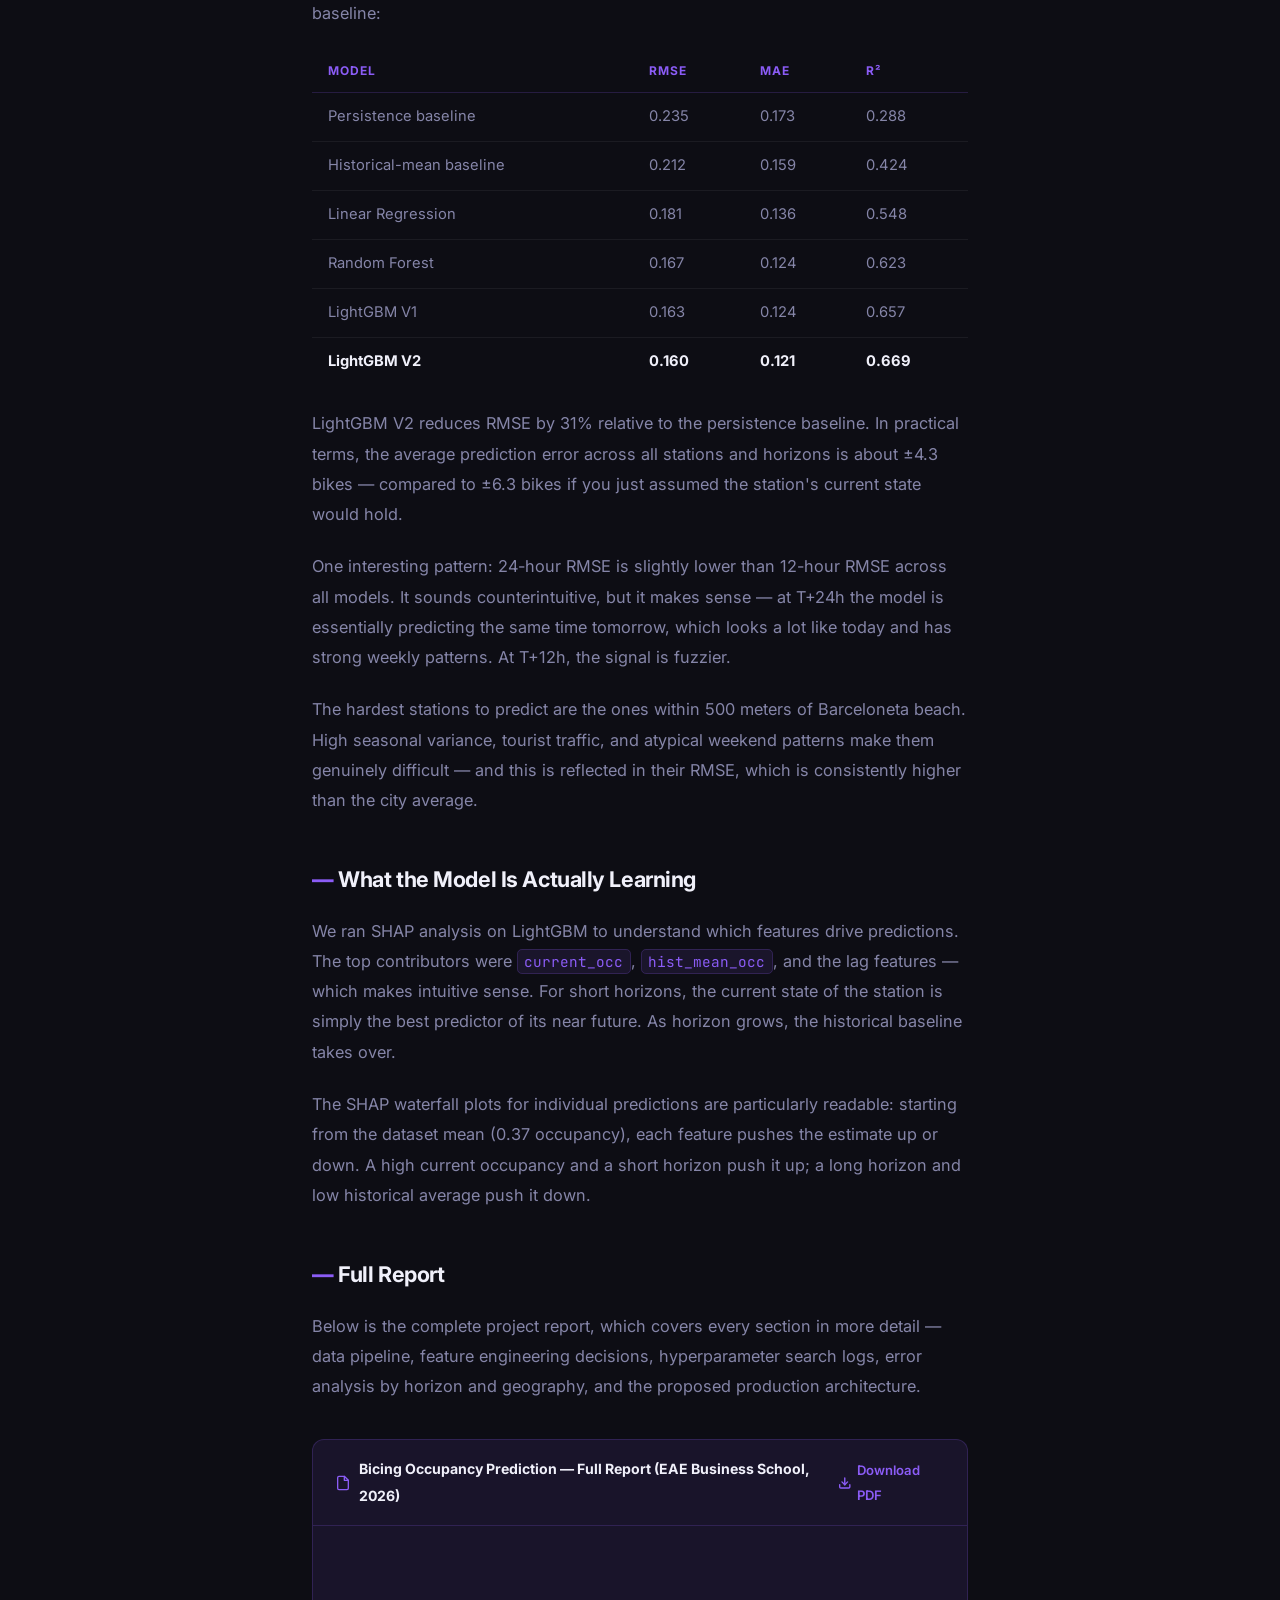
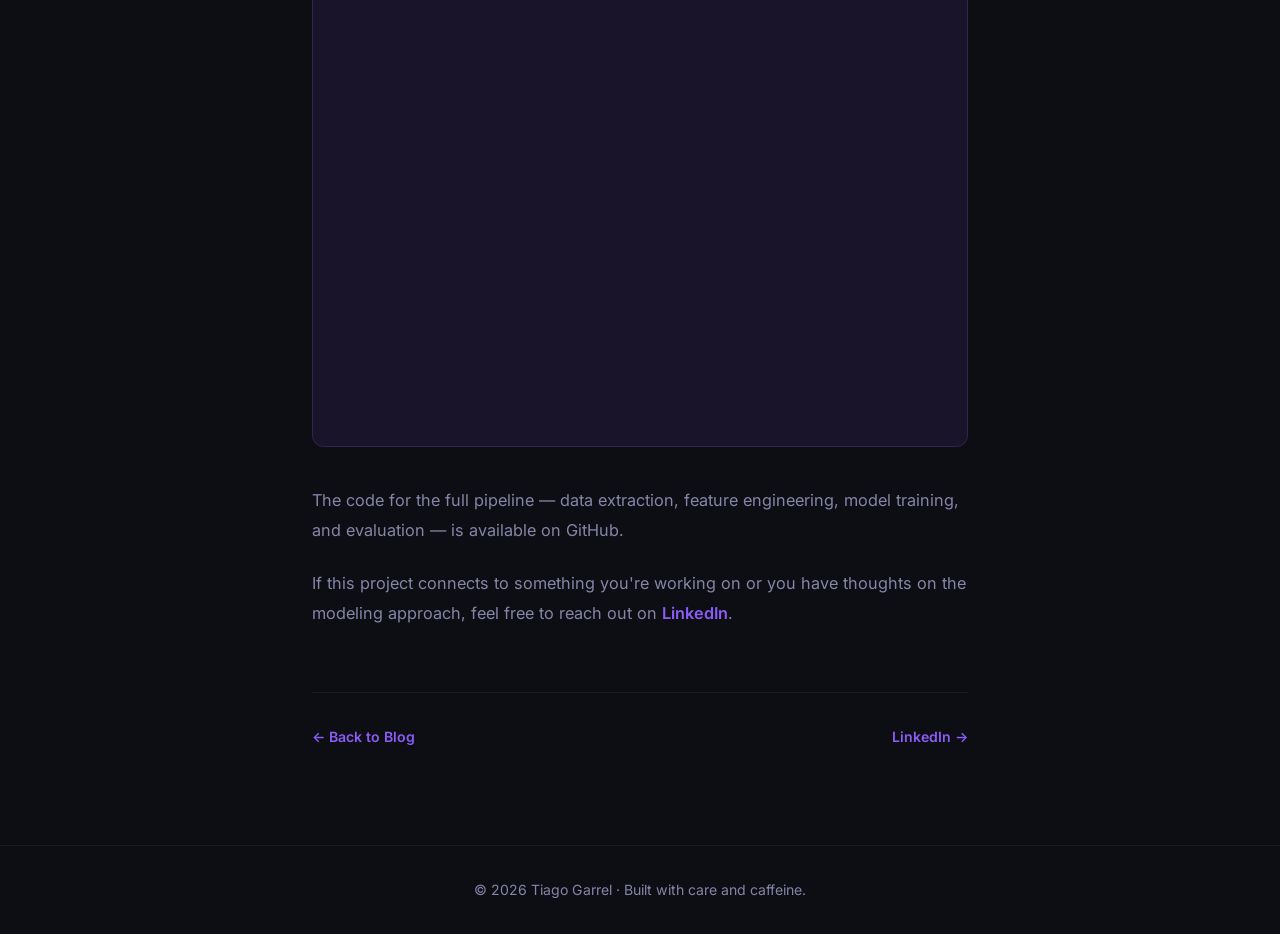
<file: blog/bicing.html>
<!DOCTYPE html>
<html lang="en" data-theme="dark">
<head>
  <meta charset="UTF-8" />
  <meta name="viewport" content="width=device-width, initial-scale=1.0" />
  <meta name="description" content="How we built an ML model to predict Bicing station occupancy across Barcelona — Random Forest, LightGBM, 16M rows, and what the data actually says about how the city moves." />
  <title>Predicting When Your Bicing Station Will Be Full — Tiago Garrel</title>

  <link rel="icon" href="data:image/svg+xml,<svg xmlns='http://www.w3.org/2000/svg' viewBox='0 0 32 32'><rect width='32' height='32' rx='7' fill='%238b5cf6'/><text x='50%25' y='50%25' dominant-baseline='central' text-anchor='middle' font-family='Inter,system-ui,sans-serif' font-weight='800' font-size='13' fill='white'>TG</text></svg>">
  <link rel="preconnect" href="https://fonts.googleapis.com" />
  <link rel="preconnect" href="https://fonts.gstatic.com" crossorigin />
  <link href="https://fonts.googleapis.com/css2?family=Inter:wght@300;400;500;600;700;800&family=JetBrains+Mono:wght@400;500&display=swap" rel="stylesheet" />
  <link rel="stylesheet" href="../styles.css" />

  <style>
    .post-container { max-width: 720px; margin: 0 auto; padding: 0 2rem; }
    .post-wrapper   { padding: 120px 0 96px; }

    .post-back {
      display: inline-flex; align-items: center; gap: 0.45rem;
      font-size: 0.85rem; font-weight: 600; color: var(--text-muted);
      transition: color var(--transition); margin-bottom: 2.8rem;
    }
    .post-back:hover { color: var(--accent); }
    .post-back svg  { transition: transform var(--transition); }
    .post-back:hover svg { transform: translateX(-3px); }

    .post-meta     { display: flex; align-items: center; gap: 0.75rem; flex-wrap: wrap; margin-bottom: 1.4rem; }
    .post-date     { font-size: 0.82rem; color: var(--text-muted); }
    .post-dot      { color: var(--border); }
    .post-read     { font-size: 0.82rem; color: var(--text-muted); }

    .post-title {
      font-size: clamp(1.75rem, 4vw, 2.6rem); font-weight: 800;
      letter-spacing: -0.03em; line-height: 1.15; margin-bottom: 2.4rem;
    }

    .post-divider { border: none; border-top: 1px solid var(--border-sub); margin: 2.8rem 0; }

    .post-body { color: var(--text-muted); line-height: 1.85; font-size: 1.02rem; }
    .post-body p  { margin-bottom: 1.4rem; }
    .post-body h2 {
      font-size: 1.35rem; font-weight: 700; color: var(--text);
      letter-spacing: -0.02em; margin: 2.8rem 0 1rem;
    }
    .post-body h2::before { content: '—  '; color: var(--accent); font-weight: 800; }
    .post-body strong { color: var(--text); font-weight: 700; }
    .post-body ul { list-style: none; margin: 1rem 0 1.4rem; display: flex; flex-direction: column; gap: 0.6rem; }
    .post-body ul li { padding-left: 1.4rem; position: relative; }
    .post-body ul li::before { content: '▸'; position: absolute; left: 0; color: var(--accent); font-size: 0.78rem; top: 0.18em; }
    .post-body code {
      font-family: 'JetBrains Mono', monospace; font-size: 0.88em;
      background: var(--accent-subtle); color: var(--accent);
      padding: 0.15em 0.45em; border-radius: 5px; border: 1px solid var(--border);
    }
    .post-body table { width: 100%; border-collapse: collapse; margin: 1.4rem 0; font-size: 0.92rem; }
    .post-body th { text-align: left; padding: 0.6rem 1rem; font-size: 0.75rem; font-weight: 700; text-transform: uppercase; letter-spacing: 0.08em; color: var(--accent); border-bottom: 1px solid var(--border); }
    .post-body td { padding: 0.65rem 1rem; border-bottom: 1px solid var(--border-sub); color: var(--text-muted); }
    .post-body tr:last-child td { border-bottom: none; }
    .post-body tr:hover td { background: var(--accent-subtle); }

    .report-block {
      margin: 2.4rem 0;
      border: 1px solid var(--border);
      border-radius: 12px;
      overflow: hidden;
      background: var(--accent-subtle);
    }
    .report-block-header {
      display: flex; align-items: center; justify-content: space-between;
      padding: 1rem 1.4rem;
      border-bottom: 1px solid var(--border);
    }
    .report-block-title {
      font-size: 0.88rem; font-weight: 700; color: var(--text);
      display: flex; align-items: center; gap: 0.5rem;
    }
    .report-block-title svg { color: var(--accent); flex-shrink: 0; }
    .report-download {
      font-size: 0.82rem; font-weight: 600; color: var(--accent);
      display: inline-flex; align-items: center; gap: 0.35rem;
      transition: color var(--transition);
    }
    .report-download:hover { color: var(--accent-light); }
    .report-embed {
      width: 100%; height: 520px; border: none; display: block;
    }
    @media (max-width: 640px) {
      .report-embed { height: 360px; }
    }

    .post-footer-nav {
      margin-top: 4rem; padding-top: 2rem;
      border-top: 1px solid var(--border-sub);
      display: flex; justify-content: space-between; align-items: center; flex-wrap: wrap; gap: 1rem;
    }
    .post-footer-nav a {
      font-size: 0.88rem; font-weight: 600; color: var(--accent);
      transition: color var(--transition);
    }
    .post-footer-nav a:hover { color: var(--accent-light); }

    .nav-links { display: none; }
    @media (max-width: 640px) {
      .post-title { font-size: 1.6rem; }
    }
  </style>
</head>
<body>

  <!-- NAV -->
  <nav id="navbar">
    <div class="nav-container">
      <a href="../index.html" class="nav-logo">TG<span class="logo-dot">.</span></a>
      <div class="nav-controls">
        <button class="seg-toggle" id="langToggle" aria-label="Toggle language">
          <span class="seg-opt active" id="langEN">EN</span>
          <span class="seg-sep">|</span>
          <span class="seg-opt" id="langES">ES</span>
        </button>
        <button class="seg-toggle" id="themeToggle" aria-label="Toggle theme">
          <span class="seg-opt" id="themeLight">☀</span>
          <span class="seg-sep">|</span>
          <span class="seg-opt active" id="themeDark">☾</span>
        </button>
      </div>
    </div>
  </nav>

  <div class="post-wrapper">
    <div class="post-container">

      <a href="../index.html#blog" class="post-back">
        <svg width="16" height="16" viewBox="0 0 24 24" fill="none" stroke="currentColor" stroke-width="2.5" stroke-linecap="round" stroke-linejoin="round"><path d="M19 12H5"/><path d="M12 19l-7-7 7-7"/></svg>
        <span data-i18n="back">Back to Blog</span>
      </a>

      <!-- EN CONTENT -->
      <div id="content-en">
        <div class="post-meta">
          <div class="blog-tags">
            <span class="tag">Machine Learning</span>
            <span class="tag">Data Science</span>
            <span class="tag">Python</span>
          </div>
          <span class="post-dot">·</span>
          <span class="post-date">June 2026</span>
          <span class="post-dot">·</span>
          <span class="post-read">9 min read</span>
        </div>

        <h1 class="post-title">Predicting When Your Bicing Station Will Be Full</h1>
        <hr class="post-divider" />

        <div class="post-body">
          <p>If you've ever arrived at a Bicing station with no docks to return your bike, or left for work to find your nearest station completely empty, you already understand the problem we set out to solve.</p>
          <p>Bicing is Barcelona's public bike-sharing system — a subscription-based network of over 500 stations spread across the city. The idea is great, the infrastructure is solid, but the availability is unpredictable. Beach stations flood with bikes on summer mornings. Transit hub stations run dry during rush hour. And you usually only find out when it's too late.</p>
          <p>My classmates María Inés and Natalia and I experienced this firsthand as daily Bicing users. So when our Data Science course at EAE Business School asked us to pick a project, the choice was easy: build a model that predicts station occupancy before you leave the house.</p>

          <h2>What We Were Actually Trying to Predict</h2>
          <p>The target variable is the <strong>occupancy fraction</strong> of a station at a future point in time — a number between 0 (completely empty) and 1 (completely full). Not just "will it be available?" but "how occupied will it be?".</p>
          <p>One of the design decisions we made early on was to build a single model that supports multiple prediction horizons — 1, 3, 6, 12, and 24 hours into the future — rather than training a separate model for each. We achieved this by including <code>horizon_hours</code> as an explicit feature. The model learns how uncertainty grows as the horizon extends, without any architectural change.</p>

          <h2>The Data</h2>
          <p>Barcelona's Open Data BCN portal publishes the real-time status of every Bicing station roughly every 5 minutes. We downloaded all twelve monthly snapshots for 2024 — that's a lot of data. After aggregating to hourly means and joining with weather data from the Open-Meteo API and the station metadata (coordinates, dock capacity), we ended up with <strong>over 20 million rows</strong> covering 510 stations across the full year.</p>
          <p>November and December were held out entirely as the test set, simulating a real deployment scenario where the model is trained on historical data and needs to generalize to unseen future months.</p>

          <h2>Feature Engineering</h2>
          <p>This is where most of the predictive signal comes from. A few decisions that made a meaningful difference:</p>
          <ul>
            <li><strong>Cyclic time encoding.</strong> Hour, day of week, and month were encoded as sin/cos pairs instead of raw integers. Without this, the model would treat 23:00 and 00:00 as maximally distant — when they're actually adjacent. The same logic applies to Monday and Sunday.</li>
            <li><strong>Occupancy lags.</strong> <code>current_occ</code>, <code>lag_24h</code>, <code>lag_168h</code> (same time last week), and several short-range lags (1h, 2h, 3h) provided the temporal memory the model needs. The 168-hour lag is particularly useful for capturing weekly patterns.</li>
            <li><strong>Historical baseline.</strong> For each (station, hour, day-of-week) combination, we computed the long-run average occupancy on training data only — then joined it to the full dataset. This gives the model an anchor for what's "normal" at a given time and place, without leaking test information.</li>
            <li><strong>Distance features.</strong> Distance to Barceloneta beach and to Plaça Catalunya (city center) encoded location continuously without requiring the model to memorize 510 individual station IDs.</li>
            <li><strong>Weather.</strong> Temperature, precipitation, and wind speed from Open-Meteo. Weather effects are real but secondary — the data shows that temporal patterns dominate, and weather mostly amplifies them.</li>
          </ul>

          <h2>The Models</h2>
          <p>We followed a progression from simple to complex: Linear Regression as a baseline, then Random Forest, then LightGBM.</p>
          <p>Linear Regression gave us a floor — any model we kept had to clearly beat it. It did confirm that the features were well-constructed (reasonable coefficients, no obvious nonsense), but it can't capture the non-linear interactions between location, time, and occupancy.</p>
          <p><strong>Random Forest</strong> was tuned with RandomizedSearchCV over TimeSeriesSplit cross-validation — 3 folds with a one-week gap between the end of each fold's training window and its validation window, to prevent autocorrelation bleed. Best parameters: <code>n_estimators=300, max_depth=16, max_features=0.5</code>.</p>
          <p><strong>LightGBM</strong> was trained twice. V1 used the same hyperparameter search as Random Forest. V2 expanded the feature set (adding short-range lags and a neighbor-mean feature) and replaced RandomizedSearchCV with a two-phase Optuna search using a Tree-structured Parzen Estimator — 60 wide-range trials followed by 40 refined trials around the best region. This is a more principled approach than random search, and it showed.</p>

          <h2>Results</h2>
          <p>All models were evaluated on the November–December test set (3.6 million rows). Here's how they compared against two naive baselines — a persistence baseline (predicting current occupancy as the future occupancy) and a historical-mean baseline:</p>

          <table>
            <thead>
              <tr><th>Model</th><th>RMSE</th><th>MAE</th><th>R²</th></tr>
            </thead>
            <tbody>
              <tr><td>Persistence baseline</td><td>0.235</td><td>0.173</td><td>0.288</td></tr>
              <tr><td>Historical-mean baseline</td><td>0.212</td><td>0.159</td><td>0.424</td></tr>
              <tr><td>Linear Regression</td><td>0.181</td><td>0.136</td><td>0.548</td></tr>
              <tr><td>Random Forest</td><td>0.167</td><td>0.124</td><td>0.623</td></tr>
              <tr><td>LightGBM V1</td><td>0.163</td><td>0.124</td><td>0.657</td></tr>
              <tr><td><strong>LightGBM V2</strong></td><td><strong>0.160</strong></td><td><strong>0.121</strong></td><td><strong>0.669</strong></td></tr>
            </tbody>
          </table>

          <p>LightGBM V2 reduces RMSE by 31% relative to the persistence baseline. In practical terms, the average prediction error across all stations and horizons is about ±4.3 bikes — compared to ±6.3 bikes if you just assumed the station's current state would hold.</p>
          <p>One interesting pattern: 24-hour RMSE is slightly lower than 12-hour RMSE across all models. It sounds counterintuitive, but it makes sense — at T+24h the model is essentially predicting the same time tomorrow, which looks a lot like today and has strong weekly patterns. At T+12h, the signal is fuzzier.</p>
          <p>The hardest stations to predict are the ones within 500 meters of Barceloneta beach. High seasonal variance, tourist traffic, and atypical weekend patterns make them genuinely difficult — and this is reflected in their RMSE, which is consistently higher than the city average.</p>

          <h2>What the Model Is Actually Learning</h2>
          <p>We ran SHAP analysis on LightGBM to understand which features drive predictions. The top contributors were <code>current_occ</code>, <code>hist_mean_occ</code>, and the lag features — which makes intuitive sense. For short horizons, the current state of the station is simply the best predictor of its near future. As horizon grows, the historical baseline takes over.</p>
          <p>The SHAP waterfall plots for individual predictions are particularly readable: starting from the dataset mean (0.37 occupancy), each feature pushes the estimate up or down. A high current occupancy and a short horizon push it up; a long horizon and low historical average push it down.</p>

          <h2>Full Report</h2>
          <p>Below is the complete project report, which covers every section in more detail — data pipeline, feature engineering decisions, hyperparameter search logs, error analysis by horizon and geography, and the proposed production architecture.</p>

          <div class="report-block">
            <div class="report-block-header">
              <span class="report-block-title">
                <svg width="16" height="16" viewBox="0 0 24 24" fill="none" stroke="currentColor" stroke-width="2" stroke-linecap="round" stroke-linejoin="round"><path d="M14 2H6a2 2 0 0 0-2 2v16a2 2 0 0 0 2 2h12a2 2 0 0 0 2-2V8z"/><polyline points="14 2 14 8 20 8"/></svg>
                Bicing Occupancy Prediction — Full Report (EAE Business School, 2026)
              </span>
              <a href="../assets/DS_Bicing_ Occupancy Prediction Report.pdf" download class="report-download">
                <svg width="14" height="14" viewBox="0 0 24 24" fill="none" stroke="currentColor" stroke-width="2.5" stroke-linecap="round" stroke-linejoin="round"><path d="M21 15v4a2 2 0 0 1-2 2H5a2 2 0 0 1-2-2v-4"/><polyline points="7 10 12 15 17 10"/><line x1="12" y1="15" x2="12" y2="3"/></svg>
                Download PDF
              </a>
            </div>
            <iframe
              class="report-embed"
              src="../assets/DS_Bicing_ Occupancy Prediction Report.pdf"
              title="Bicing Occupancy Prediction Report"
            ></iframe>
          </div>

          <p>The code for the full pipeline — data extraction, feature engineering, model training, and evaluation — is available on GitHub.</p>
          <p>If this project connects to something you're working on or you have thoughts on the modeling approach, feel free to reach out on <a href="https://www.linkedin.com/in/tiago-garrel/" target="_blank" rel="noopener" style="color: var(--accent); font-weight: 600;">LinkedIn</a>.</p>
        </div>
      </div>

      <!-- ES CONTENT -->
      <div id="content-es" style="display:none;">
        <div class="post-meta">
          <div class="blog-tags">
            <span class="tag">Machine Learning</span>
            <span class="tag">Data Science</span>
            <span class="tag">Python</span>
          </div>
          <span class="post-dot">·</span>
          <span class="post-date">Junio 2026</span>
          <span class="post-dot">·</span>
          <span class="post-read">9 min de lectura</span>
        </div>

        <h1 class="post-title">Predecir cuándo tu estación de Bicing va a estar llena</h1>
        <hr class="post-divider" />

        <div class="post-body">
          <p>Si alguna vez llegaste a una estación de Bicing y no había dónde dejar la bici, o saliste de casa a buscarla y estaba vacía, ya entendés el problema que quisimos resolver.</p>
          <p>Bicing es el sistema de bicicletas compartidas de Barcelona — una red de más de 500 estaciones distribuidas por toda la ciudad con suscripción anual. La idea es genial, la infraestructura funciona, pero la disponibilidad es impredecible. Las estaciones de la playa se llenan de bicis en las mañanas de verano. Las estaciones cerca de las paradas de metro quedan vacías en hora pico. Y normalmente te enterás cuando ya es tarde.</p>
          <p>Mis compañeras María Inés y Natalia y yo vivíamos esto a diario como usuarios de Bicing. Así que cuando la materia de Data Science del master en EAE Business School nos pidió elegir un proyecto, la decisión fue fácil: construir un modelo que prediga la ocupación de una estación antes de salir de casa.</p>

          <h2>Qué queríamos predecir</h2>
          <p>La variable objetivo es la <strong>fracción de ocupación</strong> de una estación en un momento futuro — un número entre 0 (completamente vacía) y 1 (completamente llena). No simplemente "¿va a haber bici?", sino "¿qué tan ocupada va a estar?".</p>
          <p>Una decisión de diseño clave fue construir un único modelo que soporte múltiples horizontes de predicción — 1, 3, 6, 12 y 24 horas — en lugar de entrenar un modelo por horizonte. Lo logramos incluyendo <code>horizon_hours</code> como feature explícita. El modelo aprende cómo crece la incertidumbre a medida que el horizonte aumenta, sin ningún cambio arquitectónico.</p>

          <h2>Los datos</h2>
          <p>El portal Open Data BCN publica el estado en tiempo real de cada estación de Bicing aproximadamente cada 5 minutos. Descargamos los doce archivos mensuales de 2024. Después de agregar a medias horarias y cruzar con datos meteorológicos de la API Open-Meteo y los metadatos de cada estación (coordenadas, capacidad), terminamos con <strong>más de 20 millones de filas</strong> que cubren 510 estaciones a lo largo de todo el año.</p>
          <p>Noviembre y diciembre se reservaron como conjunto de test, simulando un escenario real de despliegue donde el modelo se entrena con datos históricos y tiene que generalizar a meses futuros que nunca vio.</p>

          <h2>Feature engineering</h2>
          <p>Acá es donde viene la mayor parte de la señal predictiva. Algunas decisiones que marcaron la diferencia:</p>
          <ul>
            <li><strong>Codificación cíclica del tiempo.</strong> La hora, el día de la semana y el mes se codificaron como pares sin/cos en lugar de enteros crudos. Sin esto, el modelo trataría las 23:00 y las 00:00 como máximamente distantes — cuando en realidad son adyacentes. Lo mismo aplica al lunes y el domingo.</li>
            <li><strong>Lags de ocupación.</strong> <code>current_occ</code>, <code>lag_24h</code>, <code>lag_168h</code> (misma hora la semana pasada) y varios lags de corto plazo (1h, 2h, 3h) le dan al modelo la memoria temporal que necesita. El lag de 168 horas es especialmente útil para capturar patrones semanales.</li>
            <li><strong>Baseline histórico.</strong> Para cada combinación (estación, hora, día de semana), calculamos la ocupación media histórica usando solo datos de entrenamiento y luego la unimos al dataset completo. Le da al modelo un ancla de qué es "normal" en un momento y lugar dado, sin filtrar información del test.</li>
            <li><strong>Features de distancia.</strong> Distancia a la playa de la Barceloneta y a Plaça Catalunya codifican la ubicación de forma continua, sin que el modelo tenga que memorizar los 510 IDs de estaciones.</li>
            <li><strong>Clima.</strong> Temperatura, precipitación y viento de Open-Meteo. El clima tiene efecto, pero secundario — los patrones temporales dominan, y el clima principalmente los amplifica.</li>
          </ul>

          <h2>Los modelos</h2>
          <p>Seguimos una progresión de simple a complejo: Regresión Lineal como baseline, después Random Forest, después LightGBM.</p>
          <p>La Regresión Lineal nos dio el piso — cualquier modelo que fuéramos a usar tenía que superarla claramente. Confirmó que las features estaban bien construidas, pero no puede capturar las interacciones no lineales entre ubicación, tiempo y ocupación.</p>
          <p><strong>Random Forest</strong> se afinó con RandomizedSearchCV sobre validación cruzada con TimeSeriesSplit — 3 folds con un gap de una semana entre el fin de entrenamiento de cada fold y su ventana de validación, para evitar el sangrado por autocorrelación. Mejores parámetros: <code>n_estimators=300, max_depth=16, max_features=0.5</code>.</p>
          <p><strong>LightGBM</strong> se entrenó dos veces. V1 usó la misma búsqueda de hiperparámetros que Random Forest. V2 expandió el conjunto de features (agregando lags de corto plazo y un feature de media de estaciones vecinas) y reemplazó RandomizedSearchCV con una búsqueda Optuna en dos fases usando un estimador de Parzen estructurado en árbol — 60 pruebas de amplio rango seguidas de 40 pruebas refinadas alrededor de la mejor región. Es un enfoque más riguroso que la búsqueda aleatoria, y se notó.</p>

          <h2>Resultados</h2>
          <p>Todos los modelos se evaluaron en el conjunto de test de noviembre-diciembre (3,6 millones de filas). Así se compararon contra dos baselines naïve — un baseline de persistencia (predecir que la ocupación futura es igual a la actual) y un baseline de media histórica:</p>

          <table>
            <thead>
              <tr><th>Modelo</th><th>RMSE</th><th>MAE</th><th>R²</th></tr>
            </thead>
            <tbody>
              <tr><td>Baseline persistencia</td><td>0.235</td><td>0.173</td><td>0.288</td></tr>
              <tr><td>Baseline media histórica</td><td>0.212</td><td>0.159</td><td>0.424</td></tr>
              <tr><td>Regresión Lineal</td><td>0.181</td><td>0.136</td><td>0.548</td></tr>
              <tr><td>Random Forest</td><td>0.167</td><td>0.124</td><td>0.623</td></tr>
              <tr><td>LightGBM V1</td><td>0.163</td><td>0.124</td><td>0.657</td></tr>
              <tr><td><strong>LightGBM V2</strong></td><td><strong>0.160</strong></td><td><strong>0.121</strong></td><td><strong>0.669</strong></td></tr>
            </tbody>
          </table>

          <p>LightGBM V2 reduce el RMSE un 31% respecto al baseline de persistencia. En términos prácticos, el error de predicción promedio entre todas las estaciones y horizontes es de ±4,3 bicis — contra ±6,3 si simplemente asumiéramos que el estado actual de la estación se mantiene.</p>
          <p>Un patrón interesante: el RMSE a 24 horas es ligeramente menor que a 12 horas en todos los modelos. Suena contraintuitivo, pero tiene sentido — a T+24h el modelo esencialmente predice la misma hora de mañana, que se parece mucho a hoy y tiene patrones semanales fuertes. A T+12h, la señal es más difusa.</p>
          <p>Las estaciones más difíciles de predecir son las que están a menos de 500 metros de la Barceloneta. Alta varianza estacional, tráfico turístico y patrones atípicos de fin de semana las hacen genuinamente complicadas — y esto se refleja en su RMSE, que es consistentemente mayor que el promedio de la ciudad.</p>

          <h2>Qué aprende el modelo</h2>
          <p>Corrimos análisis SHAP sobre LightGBM para entender qué features impulsan las predicciones. Los contribuyentes principales fueron <code>current_occ</code>, <code>hist_mean_occ</code> y los lags — lo que tiene sentido intuitivo. Para horizontes cortos, el estado actual de la estación es simplemente el mejor predictor de su futuro inmediato. A medida que el horizonte crece, el baseline histórico cobra más peso.</p>
          <p>Los waterfall plots de SHAP para predicciones individuales son especialmente claros: partiendo de la media del dataset (0,37 de ocupación), cada feature empuja la estimación hacia arriba o hacia abajo. Una ocupación actual alta y un horizonte corto la suben; un horizonte largo y un histórico bajo la bajan.</p>

          <h2>Informe completo</h2>
          <p>Abajo está el informe completo del proyecto, que cubre cada sección en más detalle — pipeline de datos, decisiones de feature engineering, logs de búsqueda de hiperparámetros, análisis de error por horizonte y geografía, y la arquitectura de producción propuesta.</p>

          <div class="report-block">
            <div class="report-block-header">
              <span class="report-block-title">
                <svg width="16" height="16" viewBox="0 0 24 24" fill="none" stroke="currentColor" stroke-width="2" stroke-linecap="round" stroke-linejoin="round"><path d="M14 2H6a2 2 0 0 0-2 2v16a2 2 0 0 0 2 2h12a2 2 0 0 0 2-2V8z"/><polyline points="14 2 14 8 20 8"/></svg>
                Bicing Occupancy Prediction — Informe completo (EAE Business School, 2026)
              </span>
              <a href="../assets/DS_Bicing_ Occupancy Prediction Report.pdf" download class="report-download">
                <svg width="14" height="14" viewBox="0 0 24 24" fill="none" stroke="currentColor" stroke-width="2.5" stroke-linecap="round" stroke-linejoin="round"><path d="M21 15v4a2 2 0 0 1-2 2H5a2 2 0 0 1-2-2v-4"/><polyline points="7 10 12 15 17 10"/><line x1="12" y1="15" x2="12" y2="3"/></svg>
                Descargar PDF
              </a>
            </div>
            <iframe
              class="report-embed"
              src="../assets/DS_Bicing_ Occupancy Prediction Report.pdf"
              title="Bicing Occupancy Prediction Report"
            ></iframe>
          </div>

          <p>El código del pipeline completo — extracción de datos, feature engineering, entrenamiento y evaluación — está disponible en GitHub.</p>
          <p>Si el proyecto conecta con algo en lo que estás trabajando o tenés comentarios sobre el enfoque de modelado, podés escribirme por <a href="https://www.linkedin.com/in/tiago-garrel/" target="_blank" rel="noopener" style="color: var(--accent); font-weight: 600;">LinkedIn</a>.</p>
        </div>
      </div>

      <div class="post-footer-nav">
        <a href="../index.html#blog" data-i18n="back">← Back to Blog</a>
        <a href="https://www.linkedin.com/in/tiago-garrel/" target="_blank" rel="noopener">LinkedIn →</a>
      </div>

    </div>
  </div>

  <footer>
    <div class="container">
      <p>© 2026 Tiago Garrel · Built with care and caffeine.</p>
    </div>
  </footer>

  <script>
    'use strict';
    const $ = s => document.querySelector(s);

    // Theme
    let currentTheme = localStorage.getItem('theme') || 'dark';
    function setTheme(t) {
      currentTheme = t;
      document.documentElement.setAttribute('data-theme', t);
      localStorage.setItem('theme', t);
      $('#themeLight').classList.toggle('active', t === 'light');
      $('#themeDark').classList.toggle('active',  t === 'dark');
    }
    setTheme(currentTheme);
    $('#themeToggle').addEventListener('click', () => setTheme(currentTheme === 'dark' ? 'light' : 'dark'));

    // Language
    let currentLang = localStorage.getItem('lang') || 'en';
    function setLang(l) {
      currentLang = l;
      localStorage.setItem('lang', l);
      document.documentElement.setAttribute('lang', l);
      $('#langEN').classList.toggle('active', l === 'en');
      $('#langES').classList.toggle('active', l === 'es');
      $('#content-en').style.display = l === 'en' ? '' : 'none';
      $('#content-es').style.display = l === 'es' ? '' : 'none';
      document.querySelectorAll('[data-i18n="back"]').forEach(el => {
        el.textContent = l === 'en' ? '← Back to Blog' : '← Volver al Blog';
      });
      document.title = l === 'en'
        ? 'Predicting When Your Bicing Station Will Be Full — Tiago Garrel'
        : 'Predecir cuándo tu estación de Bicing va a estar llena — Tiago Garrel';
    }
    setLang(currentLang);
    $('#langToggle').addEventListener('click', () => setLang(currentLang === 'en' ? 'es' : 'en'));

    // Nav scroll
    window.addEventListener('scroll', () => {
      $('#navbar').classList.toggle('scrolled', window.scrollY > 20);
    }, { passive: true });
  </script>

</body>
</html>
</file>
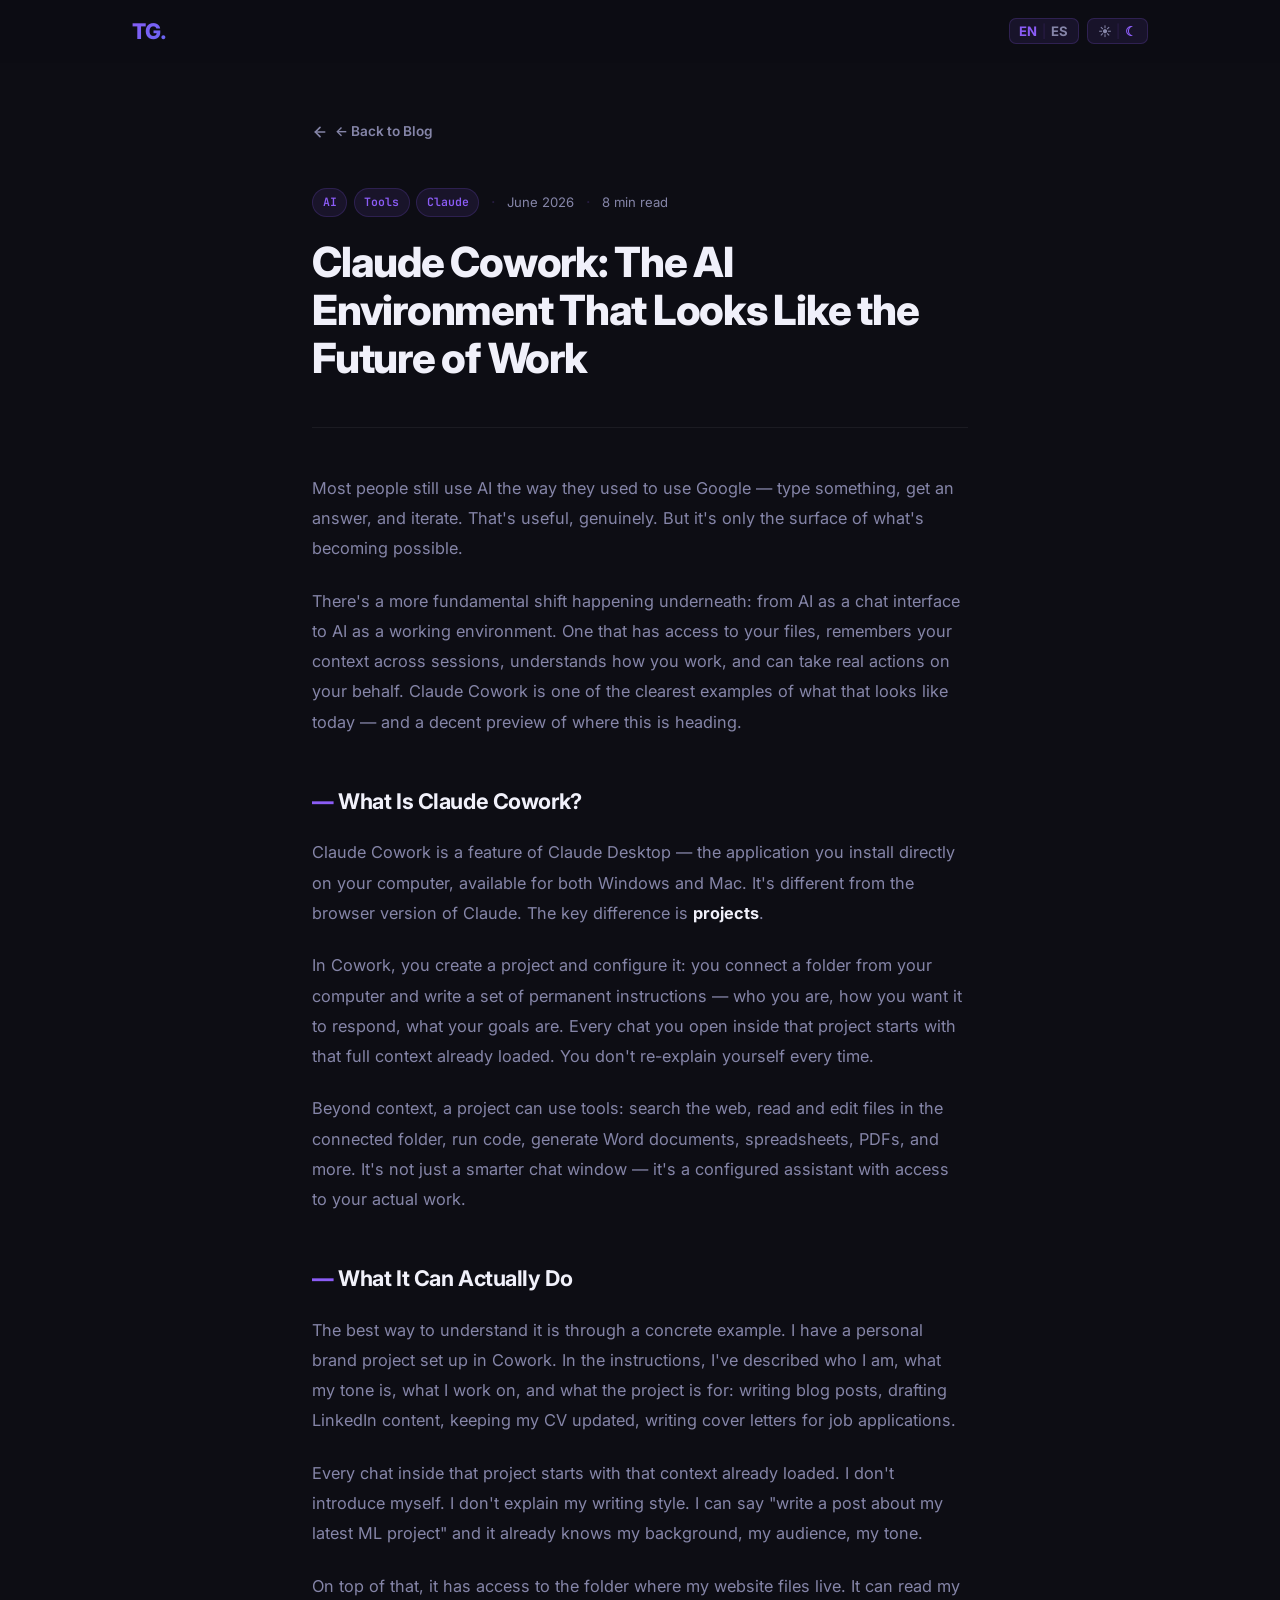
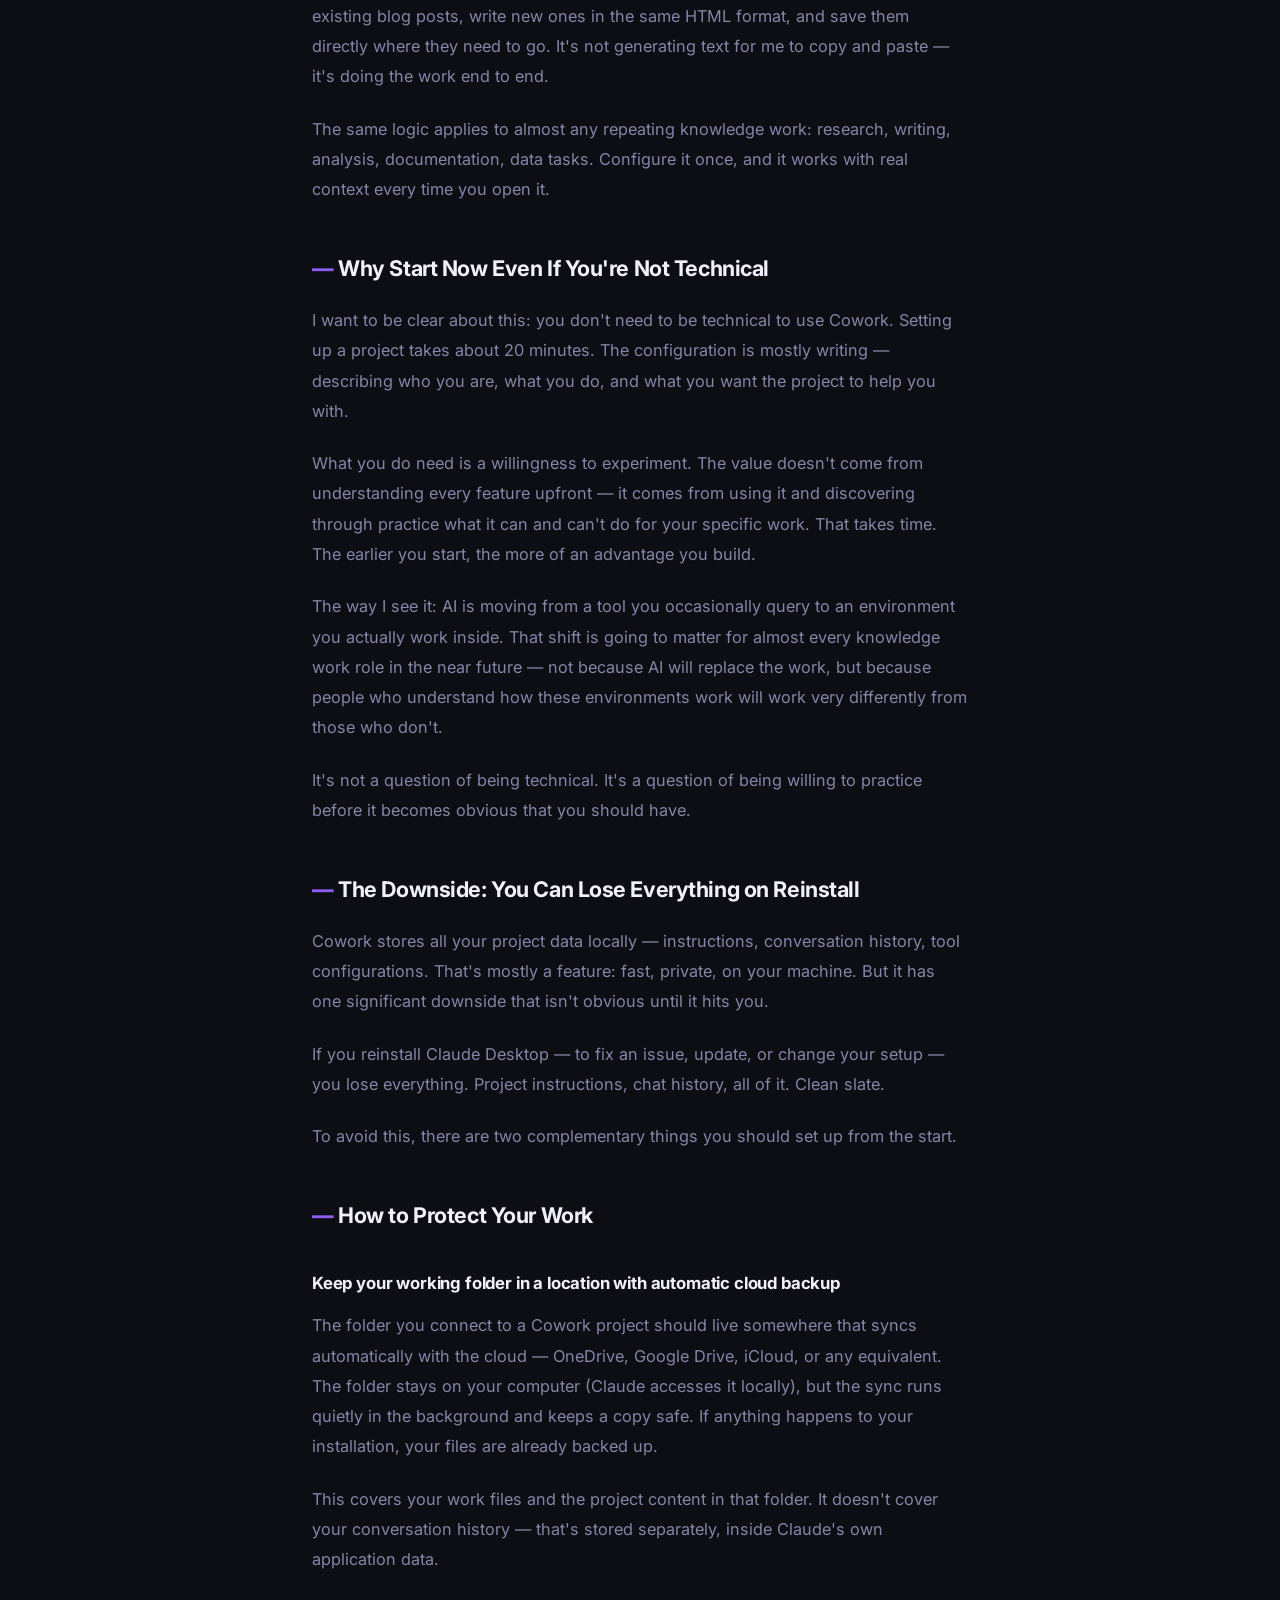
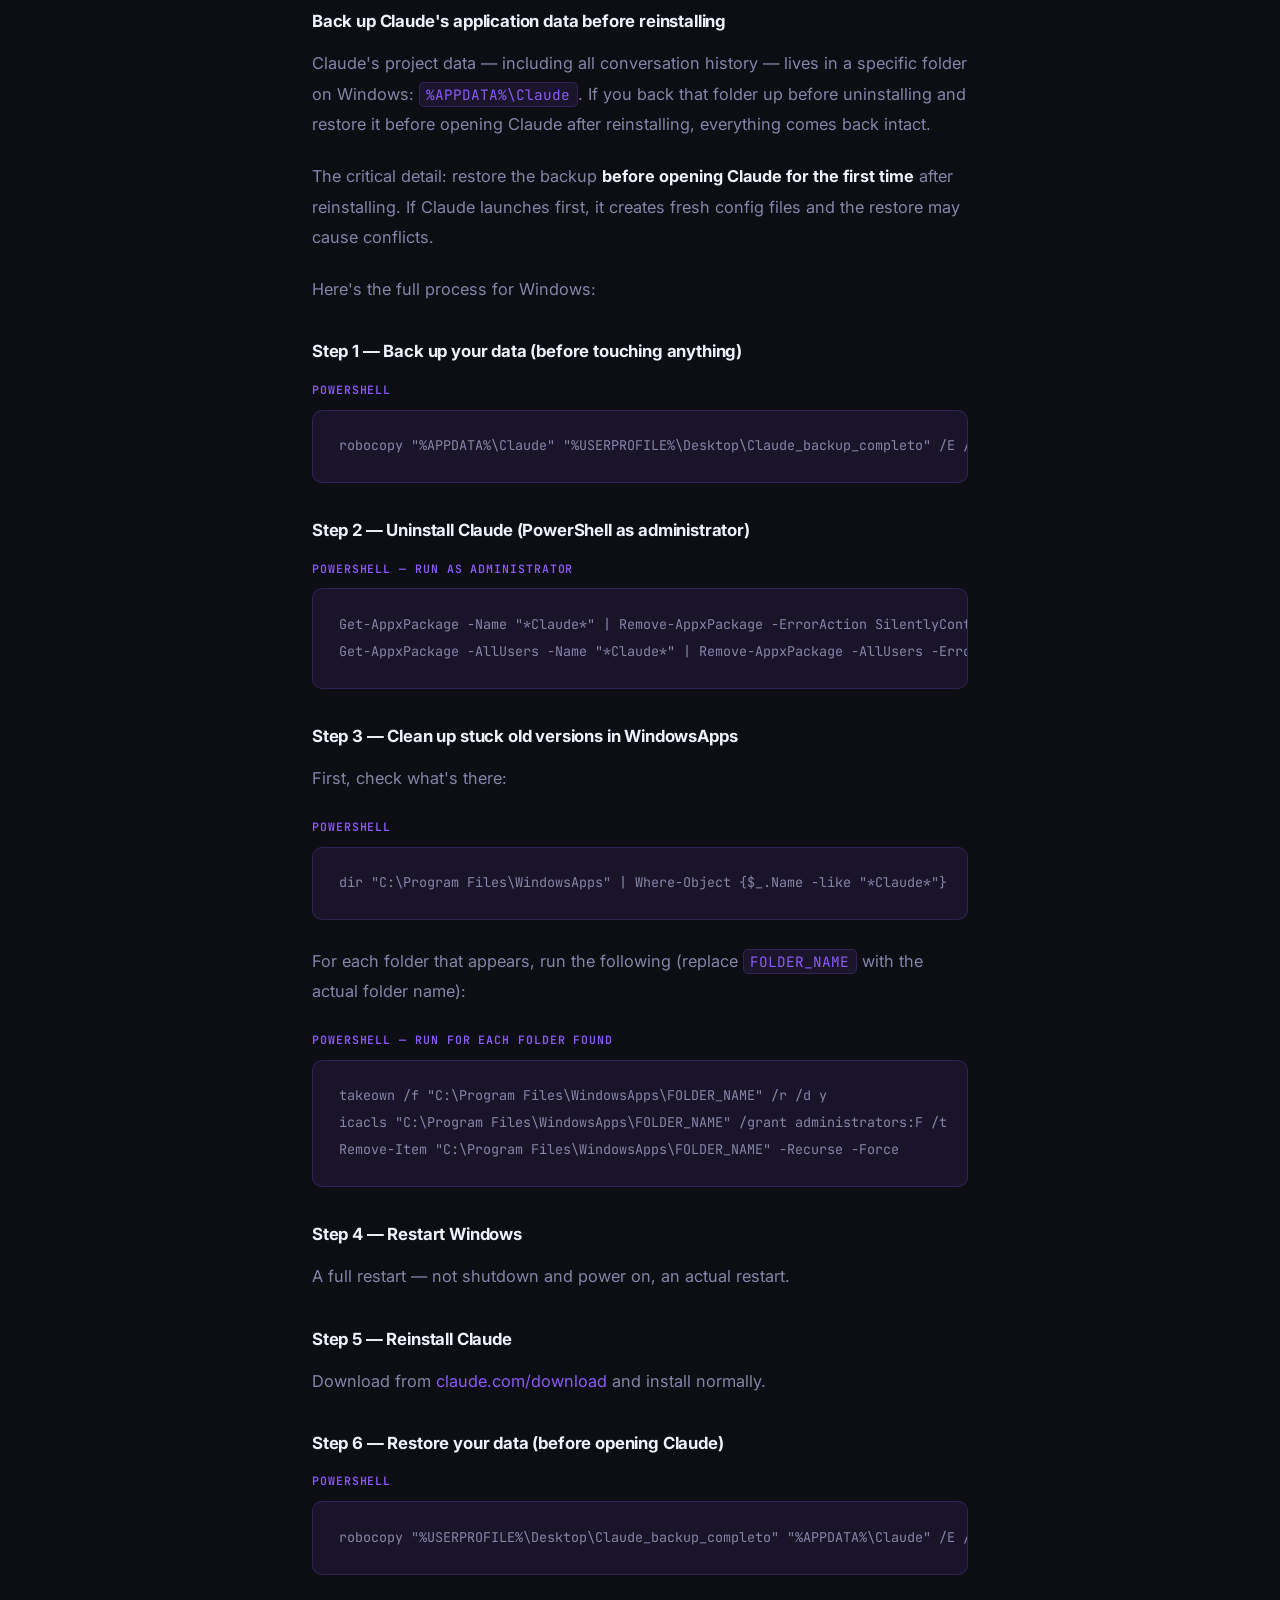
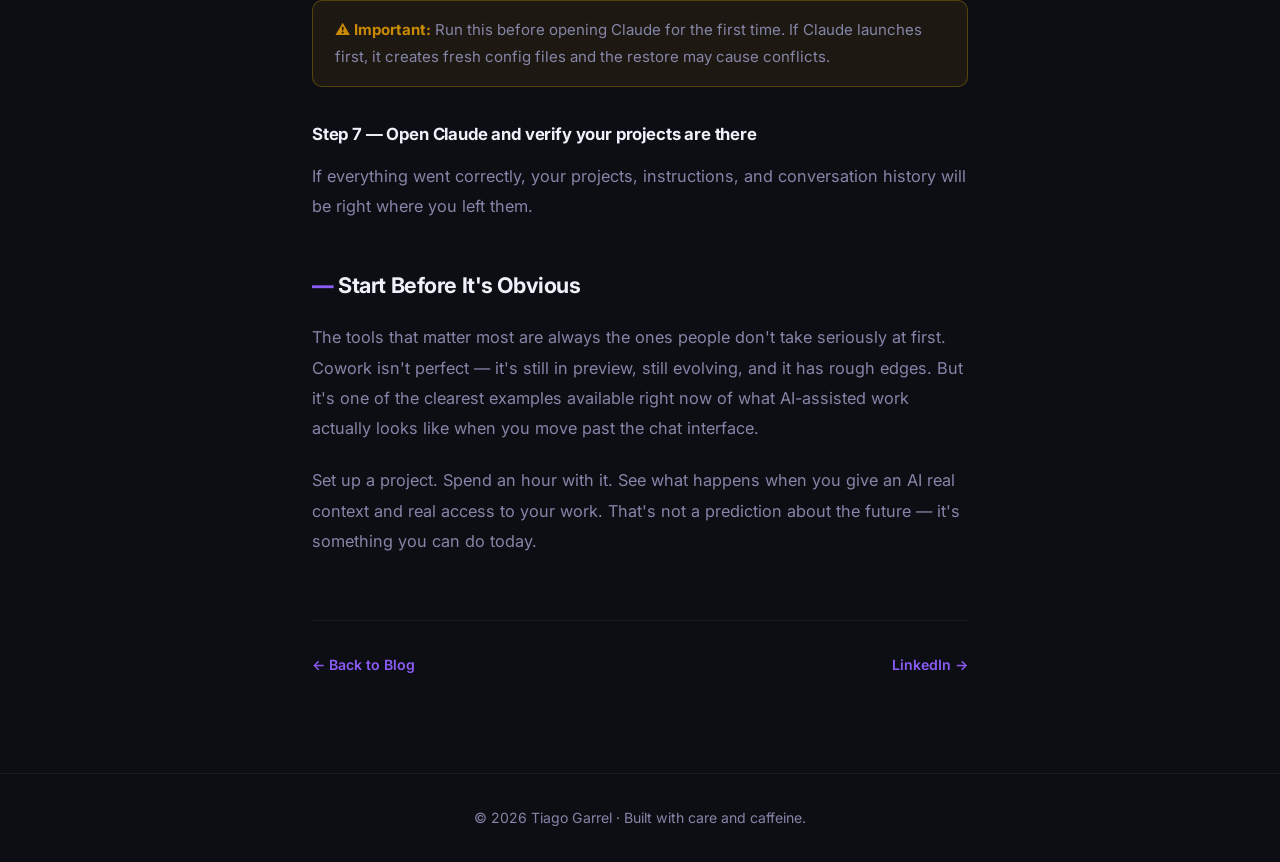
<file: blog/cowork-persistence.html>
<!DOCTYPE html>
<html lang="en" data-theme="dark">
<head>
  <meta charset="UTF-8" />
  <meta name="viewport" content="width=device-width, initial-scale=1.0" />
  <meta name="description" content="Claude Cowork is one of the first tools that shows what working with AI will actually look like. Here's what it is, how to use it, and how to make sure you don't lose your work." />
  <title>Claude Cowork: The AI Environment That Looks Like the Future of Work — Tiago Garrel</title>

  <link rel="icon" href="data:image/svg+xml,<svg xmlns='http://www.w3.org/2000/svg' viewBox='0 0 32 32'><rect width='32' height='32' rx='7' fill='%238b5cf6'/><text x='50%25' y='50%25' dominant-baseline='central' text-anchor='middle' font-family='Inter,system-ui,sans-serif' font-weight='800' font-size='13' fill='white'>TG</text></svg>">
  <link rel="preconnect" href="https://fonts.googleapis.com" />
  <link rel="preconnect" href="https://fonts.gstatic.com" crossorigin />
  <link href="https://fonts.googleapis.com/css2?family=Inter:wght@300;400;500;600;700;800&family=JetBrains+Mono:wght@400;500&display=swap" rel="stylesheet" />
  <link rel="stylesheet" href="../styles.css" />

  <style>
    .post-container { max-width: 720px; margin: 0 auto; padding: 0 2rem; }
    .post-wrapper   { padding: 120px 0 96px; }

    .post-back {
      display: inline-flex; align-items: center; gap: 0.45rem;
      font-size: 0.85rem; font-weight: 600; color: var(--text-muted);
      transition: color var(--transition); margin-bottom: 2.8rem;
    }
    .post-back:hover { color: var(--accent); }
    .post-back svg  { transition: transform var(--transition); }
    .post-back:hover svg { transform: translateX(-3px); }

    .post-meta     { display: flex; align-items: center; gap: 0.75rem; flex-wrap: wrap; margin-bottom: 1.4rem; }
    .post-date     { font-size: 0.82rem; color: var(--text-muted); }
    .post-dot      { color: var(--border); }
    .post-read     { font-size: 0.82rem; color: var(--text-muted); }

    .post-title {
      font-size: clamp(1.75rem, 4vw, 2.6rem); font-weight: 800;
      letter-spacing: -0.03em; line-height: 1.15; margin-bottom: 2.4rem;
    }

    .post-divider { border: none; border-top: 1px solid var(--border-sub); margin: 2.8rem 0; }

    .post-body { color: var(--text-muted); line-height: 1.85; font-size: 1.02rem; }
    .post-body p  { margin-bottom: 1.4rem; }
    .post-body h2 {
      font-size: 1.35rem; font-weight: 700; color: var(--text);
      letter-spacing: -0.02em; margin: 2.8rem 0 1rem;
    }
    .post-body h2::before { content: '—  '; color: var(--accent); font-weight: 800; }
    .post-body h3 {
      font-size: 1.05rem; font-weight: 700; color: var(--text);
      letter-spacing: -0.01em; margin: 2rem 0 0.7rem;
    }
    .post-body strong { color: var(--text); font-weight: 700; }
    .post-body ul { list-style: none; margin: 1rem 0 1.4rem; display: flex; flex-direction: column; gap: 0.6rem; }
    .post-body ul li { padding-left: 1.4rem; position: relative; }
    .post-body ul li::before { content: '▸'; position: absolute; left: 0; color: var(--accent); font-size: 0.78rem; top: 0.18em; }
    .post-body a { color: var(--accent); text-decoration: none; }
    .post-body a:hover { text-decoration: underline; }
    .post-body code {
      font-family: 'JetBrains Mono', monospace; font-size: 0.88em;
      background: var(--accent-subtle); color: var(--accent);
      padding: 0.15em 0.45em; border-radius: 5px; border: 1px solid var(--border);
    }
    .post-body pre {
      background: var(--accent-subtle); border: 1px solid var(--border);
      border-radius: 10px; padding: 1.4rem 1.6rem; overflow-x: auto;
      margin: 0.6rem 0 1.6rem; line-height: 1.65;
    }
    .post-body pre code {
      background: none; border: none; padding: 0;
      font-size: 0.84rem; color: var(--text-muted);
    }
    .post-body .code-label {
      font-family: 'JetBrains Mono', monospace; font-size: 0.72rem;
      font-weight: 600; color: var(--accent); text-transform: uppercase;
      letter-spacing: 0.08em; margin-bottom: 0.4rem; display: block;
    }
    .post-body .loop-diagram {
      background: var(--accent-subtle); border: 1px solid var(--border);
      border-radius: 10px; padding: 1.2rem 1.6rem;
      font-family: 'JetBrains Mono', monospace; font-size: 0.84rem;
      color: var(--text-muted); line-height: 1.9; margin: 1.2rem 0 1.8rem;
    }
    .post-body .warn-box {
      background: rgba(234, 179, 8, 0.07); border: 1px solid rgba(234, 179, 8, 0.28);
      border-radius: 10px; padding: 1rem 1.4rem;
      font-size: 0.94rem; color: var(--text-muted); line-height: 1.75;
      margin: 0.2rem 0 1.8rem;
    }
    .post-body .warn-box strong { color: #ca8a04; font-weight: 700; }

    .post-footer-nav {
      margin-top: 4rem; padding-top: 2rem;
      border-top: 1px solid var(--border-sub);
      display: flex; justify-content: space-between; align-items: center; flex-wrap: wrap; gap: 1rem;
    }
    .post-footer-nav a {
      font-size: 0.88rem; font-weight: 600; color: var(--accent);
      transition: color var(--transition);
    }
    .post-footer-nav a:hover { color: var(--accent-light); }

    .nav-links { display: none; }
    @media (max-width: 640px) {
      .post-title { font-size: 1.6rem; }
    }
  </style>
</head>
<body>

  <!-- NAV -->
  <nav id="navbar">
    <div class="nav-container">
      <a href="../index.html" class="nav-logo">TG<span class="logo-dot">.</span></a>
      <div class="nav-controls">
        <button class="seg-toggle" id="langToggle" aria-label="Toggle language">
          <span class="seg-opt active" id="langEN">EN</span>
          <span class="seg-sep">|</span>
          <span class="seg-opt" id="langES">ES</span>
        </button>
        <button class="seg-toggle" id="themeToggle" aria-label="Toggle theme">
          <span class="seg-opt" id="themeLight">☀</span>
          <span class="seg-sep">|</span>
          <span class="seg-opt active" id="themeDark">☾</span>
        </button>
      </div>
    </div>
  </nav>

  <div class="post-wrapper">
    <div class="post-container">

      <a href="../index.html#blog" class="post-back">
        <svg width="16" height="16" viewBox="0 0 24 24" fill="none" stroke="currentColor" stroke-width="2.5" stroke-linecap="round" stroke-linejoin="round"><path d="M19 12H5"/><path d="M12 19l-7-7 7-7"/></svg>
        <span data-i18n="back">Back to Blog</span>
      </a>

      <!-- ═══════════════════════════════════════════════ EN CONTENT -->
      <div id="content-en">
        <div class="post-meta">
          <div class="blog-tags">
            <span class="tag">AI</span>
            <span class="tag">Tools</span>
            <span class="tag">Claude</span>
          </div>
          <span class="post-dot">·</span>
          <span class="post-date">June 2026</span>
          <span class="post-dot">·</span>
          <span class="post-read">8 min read</span>
        </div>

        <h1 class="post-title">Claude Cowork: The AI Environment That Looks Like the Future of Work</h1>
        <hr class="post-divider" />

        <div class="post-body">
          <p>Most people still use AI the way they used to use Google — type something, get an answer, and iterate. That's useful, genuinely. But it's only the surface of what's becoming possible.</p>
          <p>There's a more fundamental shift happening underneath: from AI as a chat interface to AI as a working environment. One that has access to your files, remembers your context across sessions, understands how you work, and can take real actions on your behalf. Claude Cowork is one of the clearest examples of what that looks like today — and a decent preview of where this is heading.</p>

          <h2>What Is Claude Cowork?</h2>
          <p>Claude Cowork is a feature of Claude Desktop — the application you install directly on your computer, available for both Windows and Mac. It's different from the browser version of Claude. The key difference is <strong>projects</strong>.</p>
          <p>In Cowork, you create a project and configure it: you connect a folder from your computer and write a set of permanent instructions — who you are, how you want it to respond, what your goals are. Every chat you open inside that project starts with that full context already loaded. You don't re-explain yourself every time.</p>
          <p>Beyond context, a project can use tools: search the web, read and edit files in the connected folder, run code, generate Word documents, spreadsheets, PDFs, and more. It's not just a smarter chat window — it's a configured assistant with access to your actual work.</p>

          <h2>What It Can Actually Do</h2>
          <p>The best way to understand it is through a concrete example. I have a personal brand project set up in Cowork. In the instructions, I've described who I am, what my tone is, what I work on, and what the project is for: writing blog posts, drafting LinkedIn content, keeping my CV updated, writing cover letters for job applications.</p>
          <p>Every chat inside that project starts with that context already loaded. I don't introduce myself. I don't explain my writing style. I can say "write a post about my latest ML project" and it already knows my background, my audience, my tone.</p>
          <p>On top of that, it has access to the folder where my website files live. It can read my existing blog posts, write new ones in the same HTML format, and save them directly where they need to go. It's not generating text for me to copy and paste — it's doing the work end to end.</p>
          <p>The same logic applies to almost any repeating knowledge work: research, writing, analysis, documentation, data tasks. Configure it once, and it works with real context every time you open it.</p>

          <h2>Why Start Now Even If You're Not Technical</h2>
          <p>I want to be clear about this: you don't need to be technical to use Cowork. Setting up a project takes about 20 minutes. The configuration is mostly writing — describing who you are, what you do, and what you want the project to help you with.</p>
          <p>What you do need is a willingness to experiment. The value doesn't come from understanding every feature upfront — it comes from using it and discovering through practice what it can and can't do for your specific work. That takes time. The earlier you start, the more of an advantage you build.</p>
          <p>The way I see it: AI is moving from a tool you occasionally query to an environment you actually work inside. That shift is going to matter for almost every knowledge work role in the near future — not because AI will replace the work, but because people who understand how these environments work will work very differently from those who don't.</p>
          <p>It's not a question of being technical. It's a question of being willing to practice before it becomes obvious that you should have.</p>

          <h2>The Downside: You Can Lose Everything on Reinstall</h2>
          <p>Cowork stores all your project data locally — instructions, conversation history, tool configurations. That's mostly a feature: fast, private, on your machine. But it has one significant downside that isn't obvious until it hits you.</p>
          <p>If you reinstall Claude Desktop — to fix an issue, update, or change your setup — you lose everything. Project instructions, chat history, all of it. Clean slate.</p>
          <p>To avoid this, there are two complementary things you should set up from the start.</p>

          <h2>How to Protect Your Work</h2>

          <h3>Keep your working folder in a location with automatic cloud backup</h3>
          <p>The folder you connect to a Cowork project should live somewhere that syncs automatically with the cloud — OneDrive, Google Drive, iCloud, or any equivalent. The folder stays on your computer (Claude accesses it locally), but the sync runs quietly in the background and keeps a copy safe. If anything happens to your installation, your files are already backed up.</p>
          <p>This covers your work files and the project content in that folder. It doesn't cover your conversation history — that's stored separately, inside Claude's own application data.</p>

          <h3>Back up Claude's application data before reinstalling</h3>
          <p>Claude's project data — including all conversation history — lives in a specific folder on Windows: <code>%APPDATA%\Claude</code>. If you back that folder up before uninstalling and restore it before opening Claude after reinstalling, everything comes back intact.</p>
          <p>The critical detail: restore the backup <strong>before opening Claude for the first time</strong> after reinstalling. If Claude launches first, it creates fresh config files and the restore may cause conflicts.</p>
          <p>Here's the full process for Windows:</p>

          <h3>Step 1 — Back up your data (before touching anything)</h3>
          <span class="code-label">PowerShell</span>
          <pre><code>robocopy "%APPDATA%\Claude" "%USERPROFILE%\Desktop\Claude_backup_completo" /E /256 /R:0 /W:0</code></pre>

          <h3>Step 2 — Uninstall Claude (PowerShell as administrator)</h3>
          <span class="code-label">PowerShell — run as administrator</span>
          <pre><code>Get-AppxPackage -Name "*Claude*" | Remove-AppxPackage -ErrorAction SilentlyContinue
Get-AppxPackage -AllUsers -Name "*Claude*" | Remove-AppxPackage -AllUsers -ErrorAction SilentlyContinue</code></pre>

          <h3>Step 3 — Clean up stuck old versions in WindowsApps</h3>
          <p>First, check what's there:</p>
          <span class="code-label">PowerShell</span>
          <pre><code>dir "C:\Program Files\WindowsApps" | Where-Object {$_.Name -like "*Claude*"}</code></pre>
          <p>For each folder that appears, run the following (replace <code>FOLDER_NAME</code> with the actual folder name):</p>
          <span class="code-label">PowerShell — run for each folder found</span>
          <pre><code>takeown /f "C:\Program Files\WindowsApps\FOLDER_NAME" /r /d y
icacls "C:\Program Files\WindowsApps\FOLDER_NAME" /grant administrators:F /t
Remove-Item "C:\Program Files\WindowsApps\FOLDER_NAME" -Recurse -Force</code></pre>

          <h3>Step 4 — Restart Windows</h3>
          <p>A full restart — not shutdown and power on, an actual restart.</p>

          <h3>Step 5 — Reinstall Claude</h3>
          <p>Download from <a href="https://claude.com/download" target="_blank" rel="noopener">claude.com/download</a> and install normally.</p>

          <h3>Step 6 — Restore your data (before opening Claude)</h3>
          <span class="code-label">PowerShell</span>
          <pre><code>robocopy "%USERPROFILE%\Desktop\Claude_backup_completo" "%APPDATA%\Claude" /E /256 /R:0 /W:0</code></pre>
          <div class="warn-box">
            <strong>⚠ Important:</strong> Run this before opening Claude for the first time. If Claude launches first, it creates fresh config files and the restore may cause conflicts.
          </div>

          <h3>Step 7 — Open Claude and verify your projects are there</h3>
          <p>If everything went correctly, your projects, instructions, and conversation history will be right where you left them.</p>

          <h2>Start Before It's Obvious</h2>
          <p>The tools that matter most are always the ones people don't take seriously at first. Cowork isn't perfect — it's still in preview, still evolving, and it has rough edges. But it's one of the clearest examples available right now of what AI-assisted work actually looks like when you move past the chat interface.</p>
          <p>Set up a project. Spend an hour with it. See what happens when you give an AI real context and real access to your work. That's not a prediction about the future — it's something you can do today.</p>
        </div>
      </div>

      <!-- ═══════════════════════════════════════════════ ES CONTENT -->
      <div id="content-es" style="display:none;">
        <div class="post-meta">
          <div class="blog-tags">
            <span class="tag">IA</span>
            <span class="tag">Herramientas</span>
            <span class="tag">Claude</span>
          </div>
          <span class="post-dot">·</span>
          <span class="post-date">Junio 2026</span>
          <span class="post-dot">·</span>
          <span class="post-read">8 min de lectura</span>
        </div>

        <h1 class="post-title">Claude Cowork: el entorno de IA que se parece a cómo vamos a trabajar</h1>
        <hr class="post-divider" />

        <div class="post-body">
          <p>La mayoría de la gente todavía usa la IA como usaba Google — escribís algo, obtenés una respuesta, y así ir iterando. Eso es útil, genuinamente. Pero es solo la superficie de lo que está empezando a ser posible.</p>
          <p>Hay un cambio más profundo que está ocurriendo por debajo: pasar de la IA como interfaz de chat a la IA como entorno de trabajo. Un entorno que tiene acceso a tus archivos, recuerda tu contexto entre sesiones, entiende cómo trabajás, y puede tomar acciones reales por vos. Claude Cowork es uno de los ejemplos más claros de cómo se ve eso hoy — y un buen anticipo de hacia dónde va todo esto.</p>

          <h2>Qué es Claude Cowork</h2>
          <p>Claude Cowork es una funcionalidad de Claude Desktop — la aplicación que instalás directamente en tu computadora, disponible para Windows y Mac. Es diferente a la versión de Claude en el navegador. La diferencia clave está en los <strong>proyectos</strong>.</p>
          <p>En Cowork creás un proyecto y lo configurás: conectás una carpeta de tu computadora y escribís un conjunto de instrucciones permanentes — quién sos, cómo querés que responda, cuáles son tus objetivos. Cada chat que abrís dentro de ese proyecto arranca con todo ese contexto ya cargado. No te tenés que presentar de vuelta cada vez.</p>
          <p>Más allá del contexto, un proyecto puede usar herramientas: buscar en la web, leer y editar archivos de la carpeta conectada, ejecutar código, generar documentos Word, planillas de cálculo, PDFs. No es solo una ventana de chat más inteligente — es un asistente configurado con acceso a tu trabajo real.</p>

          <h2>Qué puede hacer concretamente</h2>
          <p>La mejor forma de entenderlo es con un ejemplo concreto. Yo tengo un proyecto de marca personal configurado en Cowork. En las instrucciones describí quién soy, cuál es mi tono, en qué trabajo, y para qué sirve el proyecto: escribir blogs, redactar posts de LinkedIn, mantener actualizado mi CV, escribir cover letters para aplicaciones de trabajo.</p>
          <p>Cada chat dentro de ese proyecto arranca con ese contexto ya cargado. No me presento. No explico mi estilo de escritura. Puedo decir "escribí un post sobre mi último proyecto de ML" y ya sabe mi background, mi audiencia, mi tono.</p>
          <p>Además, tiene acceso a la carpeta donde viven los archivos de mi página web. Puede leer mis blogs existentes, escribir nuevos en el mismo formato HTML, y guardarlos directamente donde tienen que ir. No me genera texto para copiar y pegar — hace el trabajo de punta a punta.</p>
          <p>La misma lógica aplica a casi cualquier trabajo de conocimiento que se repita: investigación, escritura, análisis, documentación, tareas de datos. Configurás una vez y trabaja con contexto real cada vez que lo abrís.</p>

          <h2>Por qué empezar ahora aunque no seas técnico</h2>
          <p>Quiero ser claro en esto: no necesitás ser técnico para usar Cowork. Configurar un proyecto lleva alrededor de 20 minutos. La configuración es básicamente escribir — describir quién sos, qué hacés, y en qué querés que te ayude el proyecto.</p>
          <p>Lo que sí necesitás es disposición a experimentar. El valor no viene de entender cada funcionalidad de antemano — viene de usarlo y descubrir a través de la práctica qué puede y no puede hacer en tu contexto específico. Eso lleva tiempo. Cuanto antes empezás, más ventaja construís.</p>
          <p>Como lo veo yo: la IA está pasando de ser una herramienta que consultás ocasionalmente a un entorno en el que realmente trabajás. Ese cambio va a importar para casi cualquier rol de trabajo del conocimiento en el futuro cercano — no porque la IA vaya a reemplazar el trabajo, sino porque las personas que entiendan cómo funcionan estos entornos van a trabajar de forma muy distinta a las que no.</p>
          <p>No es cuestión de ser técnico. Es cuestión de estar dispuesto a practicar antes de que sea obvio que deberías haberlo hecho.</p>

          <h2>El lado B: podés perderlo todo si reinstalás</h2>
          <p>Cowork guarda todos los datos de tu proyecto de forma local — instrucciones, historial de conversaciones, configuraciones de herramientas. Eso en su mayor parte es bueno: rápido, privado, en tu máquina. Pero tiene un downside importante que no es obvio hasta que te pasa.</p>
          <p>Si reinstalás Claude Desktop — para solucionar un problema, actualizar, o cambiar de entorno — perdés todo. Instrucciones del proyecto, historial de chats, todo. Pantalla en blanco.</p>
          <p>Para evitarlo, hay dos cosas complementarias que conviene tener configuradas desde el principio.</p>

          <h2>Cómo proteger tu trabajo</h2>

          <h3>Tener la carpeta de trabajo en un lugar con backup automático en la nube</h3>
          <p>La carpeta que conectás a un proyecto de Cowork debería vivir en un lugar que se sincronice automáticamente con la nube — OneDrive, Google Drive, iCloud, o cualquier equivalente. La carpeta está en tu computadora (Claude la accede localmente), pero la sincronización corre en el fondo y mantiene una copia segura. Si algo le pasa a tu instalación, tus archivos ya están respaldados.</p>
          <p>Esto cubre tus archivos de trabajo y el contenido del proyecto en esa carpeta. No cubre el historial de conversaciones — ese se guarda por separado, dentro de los datos propios de Claude.</p>

          <h3>Hacer backup de los datos de Claude antes de reinstalar</h3>
          <p>Los datos de Claude — incluyendo todo el historial de conversaciones — viven en una carpeta específica en Windows: <code>%APPDATA%\Claude</code>. Si hacés backup de esa carpeta antes de desinstalar y la restaurás antes de abrir Claude después de reinstalar, todo vuelve tal cual lo dejaste.</p>
          <p>El detalle crítico: restaurá el backup <strong>antes de abrir Claude por primera vez</strong> después de reinstalar. Si Claude arranca primero, crea archivos de configuración nuevos y la restauración puede generar conflictos.</p>
          <p>Acá está el proceso completo para Windows:</p>

          <h3>Paso 1 — Backup de datos (antes de tocar nada)</h3>
          <span class="code-label">PowerShell</span>
          <pre><code>robocopy "%APPDATA%\Claude" "%USERPROFILE%\Desktop\Claude_backup_completo" /E /256 /R:0 /W:0</code></pre>

          <h3>Paso 2 — Desinstalar Claude (PowerShell como administrador)</h3>
          <span class="code-label">PowerShell — ejecutar como administrador</span>
          <pre><code>Get-AppxPackage -Name "*Claude*" | Remove-AppxPackage -ErrorAction SilentlyContinue
Get-AppxPackage -AllUsers -Name "*Claude*" | Remove-AppxPackage -AllUsers -ErrorAction SilentlyContinue</code></pre>

          <h3>Paso 3 — Limpiar versiones antiguas atascadas en WindowsApps</h3>
          <p>Primero ver qué hay:</p>
          <span class="code-label">PowerShell</span>
          <pre><code>dir "C:\Program Files\WindowsApps" | Where-Object {$_.Name -like "*Claude*"}</code></pre>
          <p>Por cada carpeta que aparezca, ejecutar lo siguiente (reemplazando <code>NOMBRE_CARPETA</code> con el nombre real):</p>
          <span class="code-label">PowerShell — ejecutar por cada carpeta encontrada</span>
          <pre><code>takeown /f "C:\Program Files\WindowsApps\NOMBRE_CARPETA" /r /d y
icacls "C:\Program Files\WindowsApps\NOMBRE_CARPETA" /grant administrators:F /t
Remove-Item "C:\Program Files\WindowsApps\NOMBRE_CARPETA" -Recurse -Force</code></pre>

          <h3>Paso 4 — Reiniciar Windows</h3>
          <p>Reinicio completo — no apagar y encender, un reinicio de verdad.</p>

          <h3>Paso 5 — Reinstalar Claude</h3>
          <p>Descargarlo desde <a href="https://claude.com/download" target="_blank" rel="noopener">claude.com/download</a> e instalar normalmente.</p>

          <h3>Paso 6 — Restaurar datos (antes de abrir Claude)</h3>
          <span class="code-label">PowerShell</span>
          <pre><code>robocopy "%USERPROFILE%\Desktop\Claude_backup_completo" "%APPDATA%\Claude" /E /256 /R:0 /W:0</code></pre>
          <div class="warn-box">
            <strong>⚠ Importante:</strong> Ejecutar esto antes de abrir Claude por primera vez. Si Claude arranca primero, crea archivos de configuración nuevos y la restauración puede generar conflictos.
          </div>

          <h3>Paso 7 — Abrir Claude y verificar que los proyectos están</h3>
          <p>Si todo salió bien, los proyectos, instrucciones e historial de conversaciones van a estar exactamente donde los dejaste.</p>

          <h2>Empezá antes de que sea obvio</h2>
          <p>Las herramientas que más importan siempre son las que la gente no toma en serio al principio. Cowork no es perfecto — todavía está en preview, sigue evolucionando, tiene partes sin pulir. Pero es uno de los ejemplos más claros disponibles hoy de cómo se ve el trabajo asistido por IA cuando salís de la interfaz de chat.</p>
          <p>Armá un proyecto. Pasale una hora. Mirá qué pasa cuando le das a una IA contexto real y acceso real a tu trabajo. Eso no es una predicción sobre el futuro — es algo que podés hacer hoy.</p>
        </div>
      </div>

      <div class="post-footer-nav">
        <a href="../index.html#blog" data-i18n="back">← Back to Blog</a>
        <a href="https://www.linkedin.com/in/tiago-garrel/" target="_blank" rel="noopener">LinkedIn →</a>
      </div>

    </div>
  </div>

  <footer>
    <div class="container">
      <p>© 2026 Tiago Garrel · Built with care and caffeine.</p>
    </div>
  </footer>

  <script>
    'use strict';
    const $ = s => document.querySelector(s);

    // Theme
    let currentTheme = localStorage.getItem('theme') || 'dark';
    function setTheme(t) {
      currentTheme = t;
      document.documentElement.setAttribute('data-theme', t);
      localStorage.setItem('theme', t);
      $('#themeLight').classList.toggle('active', t === 'light');
      $('#themeDark').classList.toggle('active',  t === 'dark');
    }
    setTheme(currentTheme);
    $('#themeToggle').addEventListener('click', () => setTheme(currentTheme === 'dark' ? 'light' : 'dark'));

    // Language
    let currentLang = localStorage.getItem('lang') || 'en';
    function setLang(l) {
      currentLang = l;
      localStorage.setItem('lang', l);
      document.documentElement.setAttribute('lang', l);
      $('#langEN').classList.toggle('active', l === 'en');
      $('#langES').classList.toggle('active', l === 'es');
      $('#content-en').style.display = l === 'en' ? '' : 'none';
      $('#content-es').style.display = l === 'es' ? '' : 'none';
      document.querySelectorAll('[data-i18n="back"]').forEach(el => {
        el.textContent = l === 'en' ? '← Back to Blog' : '← Volver al Blog';
      });
      document.title = l === 'en'
        ? 'Claude Cowork: The AI Environment That Looks Like the Future of Work — Tiago Garrel'
        : 'Claude Cowork: el entorno de IA que se parece a cómo vamos a trabajar — Tiago Garrel';
    }
    setLang(currentLang);
    $('#langToggle').addEventListener('click', () => setLang(currentLang === 'en' ? 'es' : 'en'));

    // Nav scroll
    window.addEventListener('scroll', () => {
      $('#navbar').classList.toggle('scrolled', window.scrollY > 20);
    }, { passive: true });
  </script>

</body>
</html>
</file>
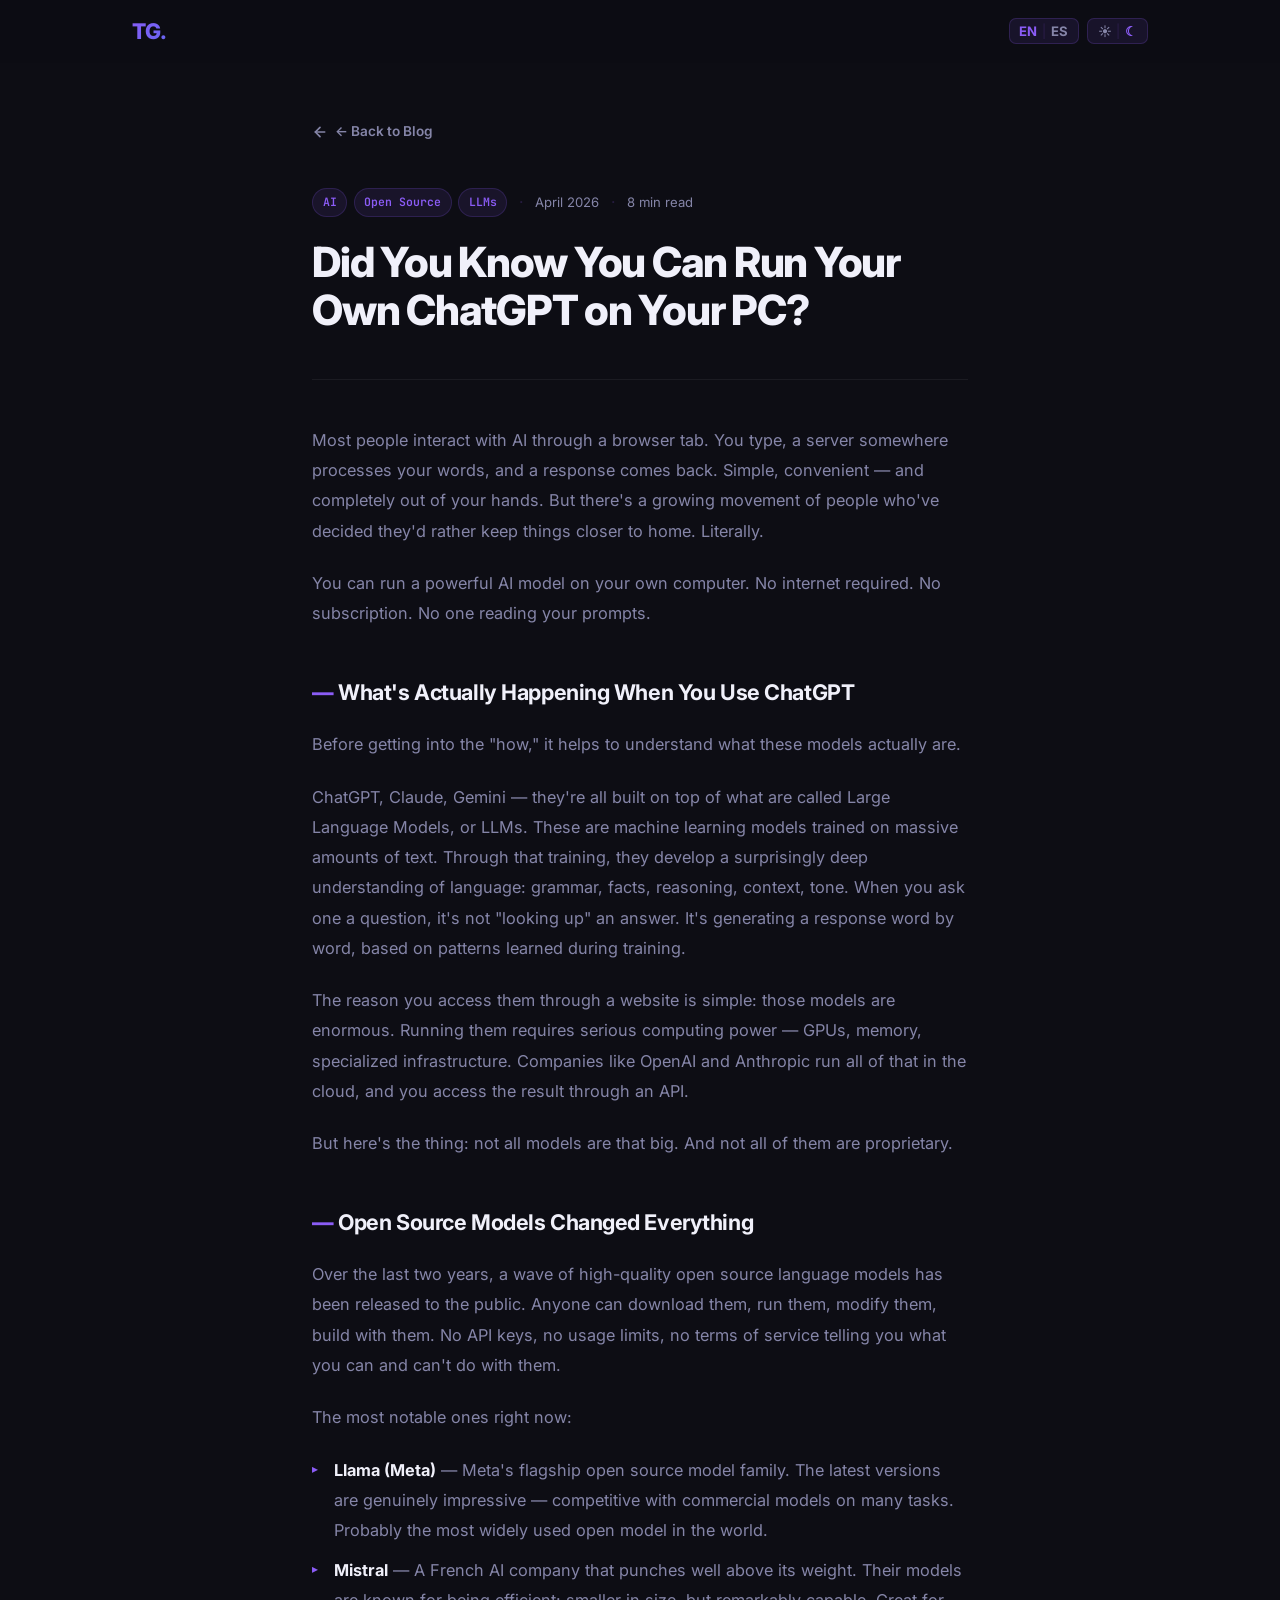
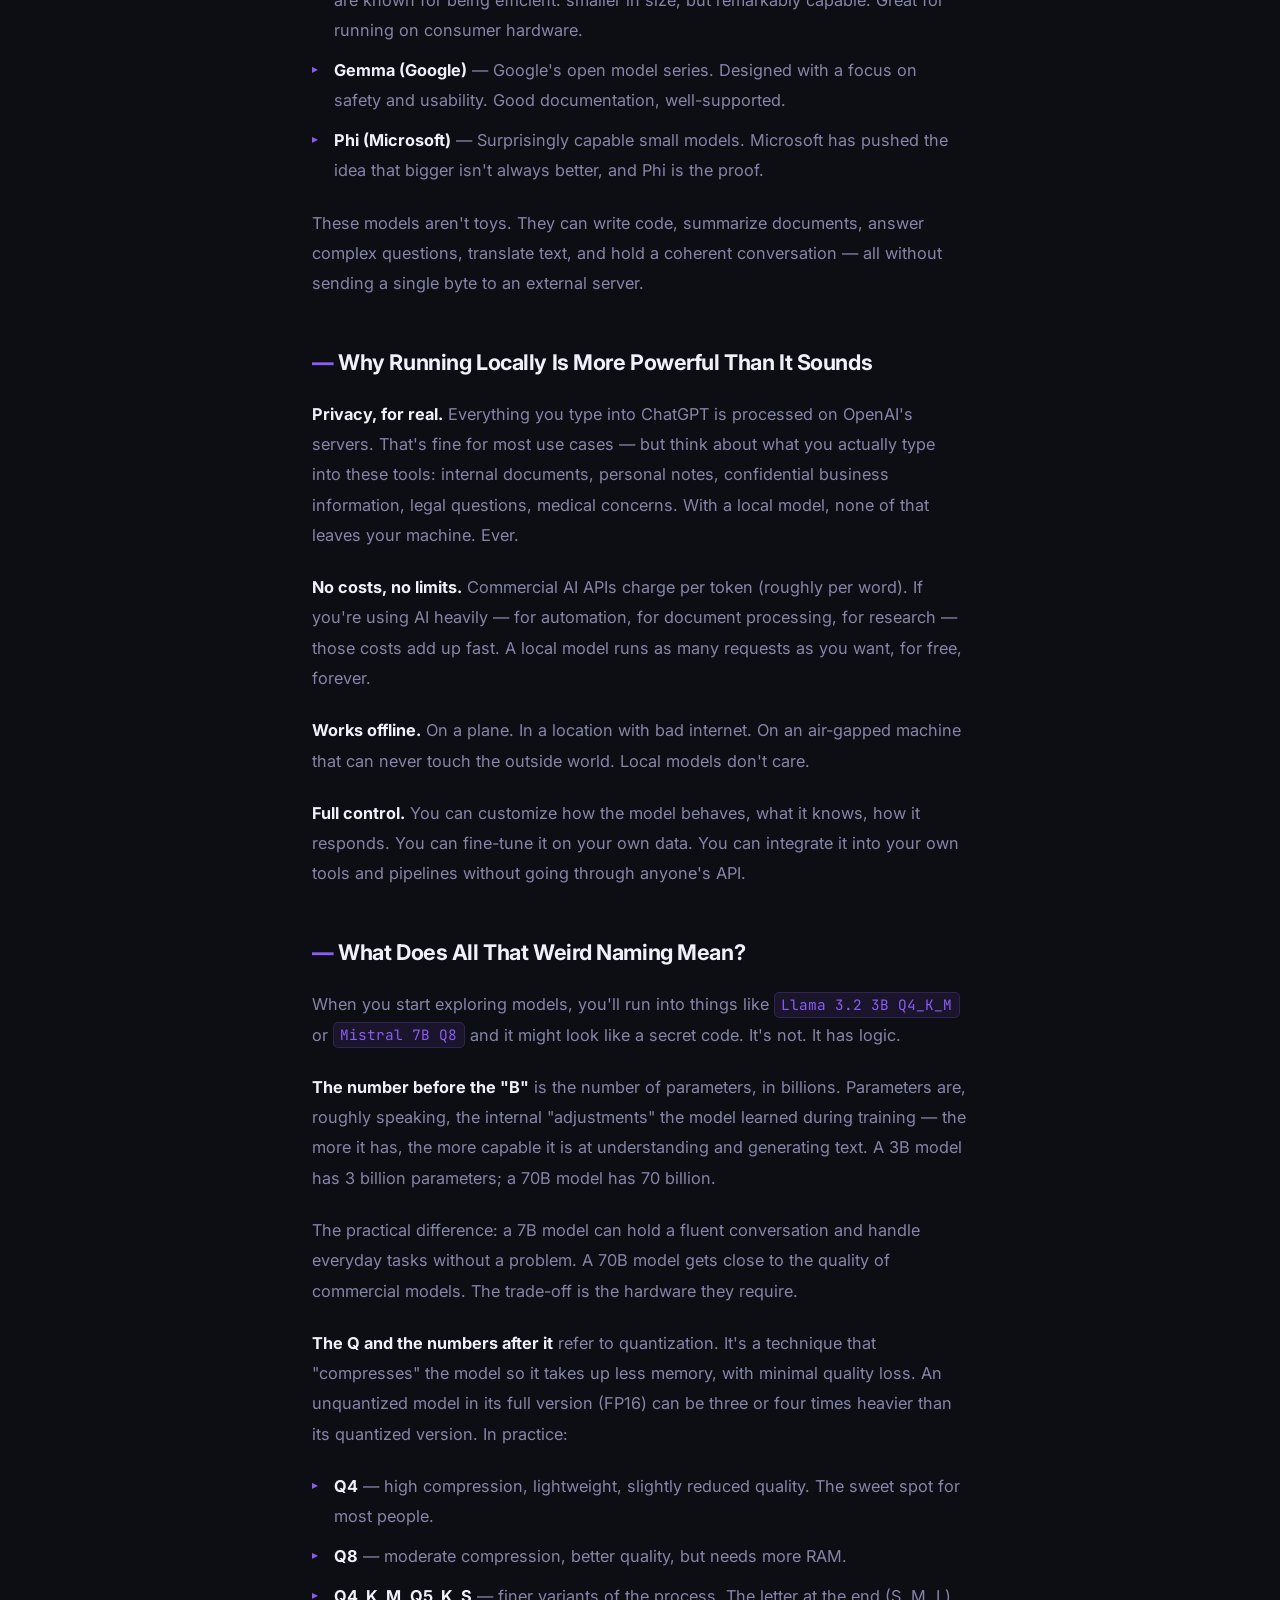
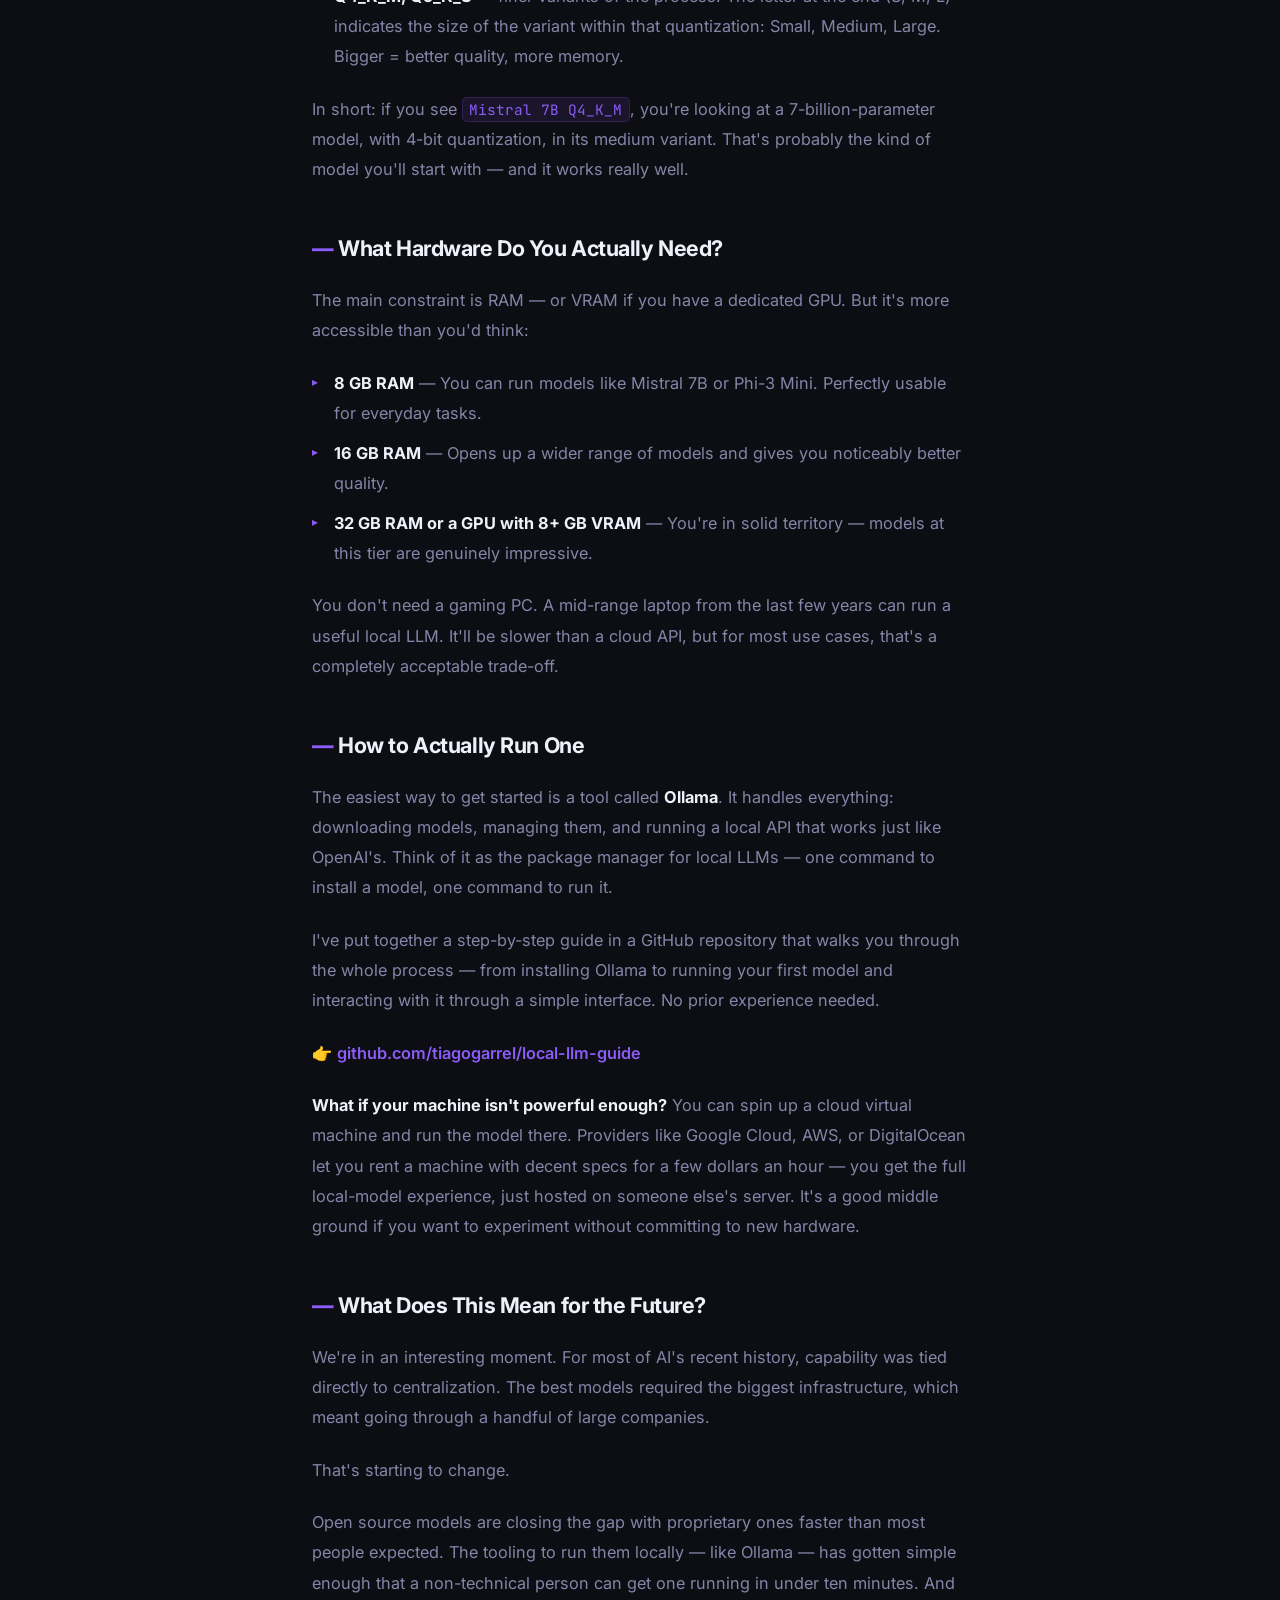
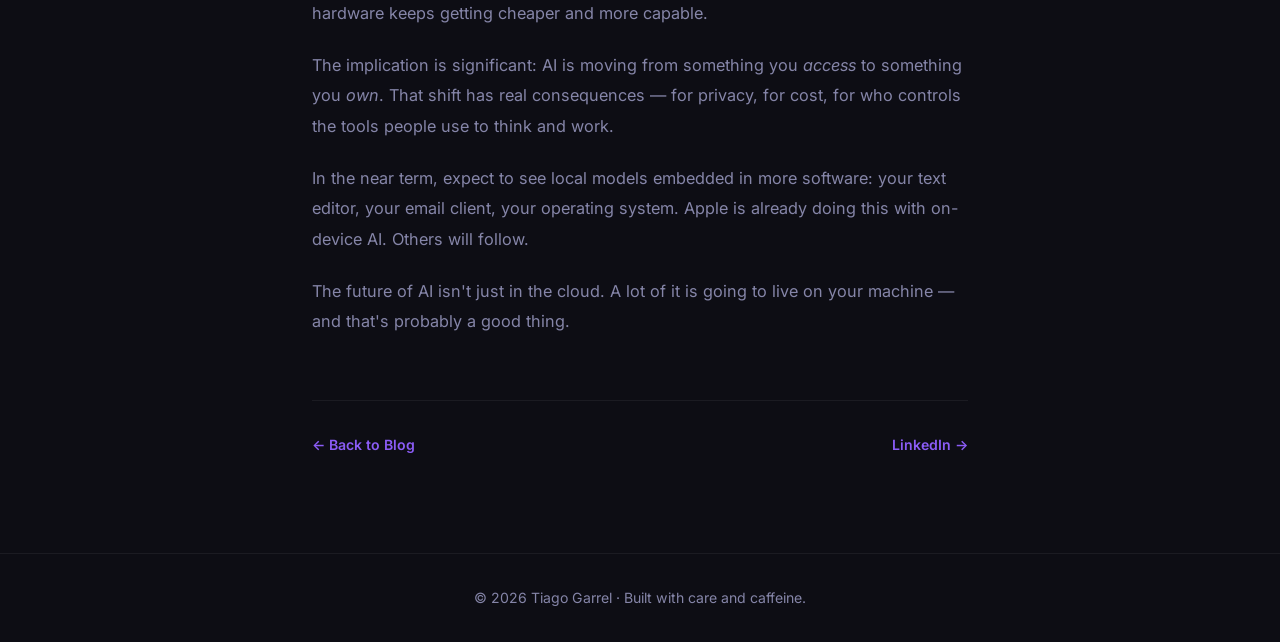
<file: blog/local-llms.html>
<!DOCTYPE html>
<html lang="en" data-theme="dark">
<head>
  <meta charset="UTF-8" />
  <meta name="viewport" content="width=device-width, initial-scale=1.0" />
  <meta name="description" content="Running a powerful AI model locally — no internet, no subscription, no one reading your prompts." />
  <title>Did You Know You Can Run Your Own ChatGPT on Your PC? — Tiago Garrel</title>

  <link rel="icon" href="data:image/svg+xml,<svg xmlns='http://www.w3.org/2000/svg' viewBox='0 0 32 32'><rect width='32' height='32' rx='7' fill='%238b5cf6'/><text x='50%25' y='50%25' dominant-baseline='central' text-anchor='middle' font-family='Inter,system-ui,sans-serif' font-weight='800' font-size='13' fill='white'>TG</text></svg>">
  <link rel="preconnect" href="https://fonts.googleapis.com" />
  <link rel="preconnect" href="https://fonts.gstatic.com" crossorigin />
  <link href="https://fonts.googleapis.com/css2?family=Inter:wght@300;400;500;600;700;800&family=JetBrains+Mono:wght@400;500&display=swap" rel="stylesheet" />
  <link rel="stylesheet" href="../styles.css" />

  <style>
    .post-container { max-width: 720px; margin: 0 auto; padding: 0 2rem; }
    .post-wrapper   { padding: 120px 0 96px; }

    .post-back {
      display: inline-flex; align-items: center; gap: 0.45rem;
      font-size: 0.85rem; font-weight: 600; color: var(--text-muted);
      transition: color var(--transition); margin-bottom: 2.8rem;
    }
    .post-back:hover { color: var(--accent); }
    .post-back svg  { transition: transform var(--transition); }
    .post-back:hover svg { transform: translateX(-3px); }

    .post-meta     { display: flex; align-items: center; gap: 0.75rem; flex-wrap: wrap; margin-bottom: 1.4rem; }
    .post-date     { font-size: 0.82rem; color: var(--text-muted); }
    .post-dot      { color: var(--border); }
    .post-read     { font-size: 0.82rem; color: var(--text-muted); }

    .post-title {
      font-size: clamp(1.75rem, 4vw, 2.6rem); font-weight: 800;
      letter-spacing: -0.03em; line-height: 1.15; margin-bottom: 2.4rem;
    }

    .post-divider { border: none; border-top: 1px solid var(--border-sub); margin: 2.8rem 0; }

    .post-body { color: var(--text-muted); line-height: 1.85; font-size: 1.02rem; }
    .post-body p  { margin-bottom: 1.4rem; }
    .post-body h2 {
      font-size: 1.35rem; font-weight: 700; color: var(--text);
      letter-spacing: -0.02em; margin: 2.8rem 0 1rem;
    }
    .post-body h2::before { content: '—  '; color: var(--accent); font-weight: 800; }
    .post-body strong { color: var(--text); font-weight: 700; }
    .post-body ul { list-style: none; margin: 1rem 0 1.4rem; display: flex; flex-direction: column; gap: 0.6rem; }
    .post-body ul li { padding-left: 1.4rem; position: relative; }
    .post-body ul li::before { content: '▸'; position: absolute; left: 0; color: var(--accent); font-size: 0.78rem; top: 0.18em; }
    .post-body code {
      font-family: 'JetBrains Mono', monospace; font-size: 0.88em;
      background: var(--accent-subtle); color: var(--accent);
      padding: 0.15em 0.45em; border-radius: 5px; border: 1px solid var(--border);
    }
    .post-body table { width: 100%; border-collapse: collapse; margin: 1.4rem 0; font-size: 0.92rem; }
    .post-body th { text-align: left; padding: 0.6rem 1rem; font-size: 0.75rem; font-weight: 700; text-transform: uppercase; letter-spacing: 0.08em; color: var(--accent); border-bottom: 1px solid var(--border); }
    .post-body td { padding: 0.65rem 1rem; border-bottom: 1px solid var(--border-sub); color: var(--text-muted); }
    .post-body tr:last-child td { border-bottom: none; }
    .post-body tr:hover td { background: var(--accent-subtle); }

    .post-footer-nav {
      margin-top: 4rem; padding-top: 2rem;
      border-top: 1px solid var(--border-sub);
      display: flex; justify-content: space-between; align-items: center; flex-wrap: wrap; gap: 1rem;
    }
    .post-footer-nav a {
      font-size: 0.88rem; font-weight: 600; color: var(--accent);
      transition: color var(--transition);
    }
    .post-footer-nav a:hover { color: var(--accent-light); }

    /* Nav simplified */
    .nav-links { display: none; }
    @media (max-width: 640px) {
      .post-title { font-size: 1.6rem; }
    }
  </style>
</head>
<body>

  <!-- NAV -->
  <nav id="navbar">
    <div class="nav-container">
      <a href="../index.html" class="nav-logo">TG<span class="logo-dot">.</span></a>
      <div class="nav-controls">
        <button class="seg-toggle" id="langToggle" aria-label="Toggle language">
          <span class="seg-opt active" id="langEN">EN</span>
          <span class="seg-sep">|</span>
          <span class="seg-opt" id="langES">ES</span>
        </button>
        <button class="seg-toggle" id="themeToggle" aria-label="Toggle theme">
          <span class="seg-opt" id="themeLight">☀</span>
          <span class="seg-sep">|</span>
          <span class="seg-opt active" id="themeDark">☾</span>
        </button>
      </div>
    </div>
  </nav>

  <div class="post-wrapper">
    <div class="post-container">

      <a href="../index.html#blog" class="post-back">
        <svg width="16" height="16" viewBox="0 0 24 24" fill="none" stroke="currentColor" stroke-width="2.5" stroke-linecap="round" stroke-linejoin="round"><path d="M19 12H5"/><path d="M12 19l-7-7 7-7"/></svg>
        <span data-i18n="back">Back to Blog</span>
      </a>

      <!-- EN CONTENT -->
      <div id="content-en">
        <div class="post-meta">
          <div class="blog-tags">
            <span class="tag">AI</span>
            <span class="tag">Open Source</span>
            <span class="tag">LLMs</span>
          </div>
          <span class="post-dot">·</span>
          <span class="post-date">April 2026</span>
          <span class="post-dot">·</span>
          <span class="post-read">8 min read</span>
        </div>

        <h1 class="post-title">Did You Know You Can Run Your Own ChatGPT on Your PC?</h1>
        <hr class="post-divider" />

        <div class="post-body">
          <p>Most people interact with AI through a browser tab. You type, a server somewhere processes your words, and a response comes back. Simple, convenient — and completely out of your hands. But there's a growing movement of people who've decided they'd rather keep things closer to home. Literally.</p>
          <p>You can run a powerful AI model on your own computer. No internet required. No subscription. No one reading your prompts.</p>

          <h2>What's Actually Happening When You Use ChatGPT</h2>
          <p>Before getting into the "how," it helps to understand what these models actually are.</p>
          <p>ChatGPT, Claude, Gemini — they're all built on top of what are called Large Language Models, or LLMs. These are machine learning models trained on massive amounts of text. Through that training, they develop a surprisingly deep understanding of language: grammar, facts, reasoning, context, tone. When you ask one a question, it's not "looking up" an answer. It's generating a response word by word, based on patterns learned during training.</p>
          <p>The reason you access them through a website is simple: those models are enormous. Running them requires serious computing power — GPUs, memory, specialized infrastructure. Companies like OpenAI and Anthropic run all of that in the cloud, and you access the result through an API.</p>
          <p>But here's the thing: not all models are that big. And not all of them are proprietary.</p>

          <h2>Open Source Models Changed Everything</h2>
          <p>Over the last two years, a wave of high-quality open source language models has been released to the public. Anyone can download them, run them, modify them, build with them. No API keys, no usage limits, no terms of service telling you what you can and can't do with them.</p>
          <p>The most notable ones right now:</p>
          <ul>
            <li><strong>Llama (Meta)</strong> — Meta's flagship open source model family. The latest versions are genuinely impressive — competitive with commercial models on many tasks. Probably the most widely used open model in the world.</li>
            <li><strong>Mistral</strong> — A French AI company that punches well above its weight. Their models are known for being efficient: smaller in size, but remarkably capable. Great for running on consumer hardware.</li>
            <li><strong>Gemma (Google)</strong> — Google's open model series. Designed with a focus on safety and usability. Good documentation, well-supported.</li>
            <li><strong>Phi (Microsoft)</strong> — Surprisingly capable small models. Microsoft has pushed the idea that bigger isn't always better, and Phi is the proof.</li>
          </ul>
          <p>These models aren't toys. They can write code, summarize documents, answer complex questions, translate text, and hold a coherent conversation — all without sending a single byte to an external server.</p>

          <h2>Why Running Locally Is More Powerful Than It Sounds</h2>
          <p><strong>Privacy, for real.</strong> Everything you type into ChatGPT is processed on OpenAI's servers. That's fine for most use cases — but think about what you actually type into these tools: internal documents, personal notes, confidential business information, legal questions, medical concerns. With a local model, none of that leaves your machine. Ever.</p>
          <p><strong>No costs, no limits.</strong> Commercial AI APIs charge per token (roughly per word). If you're using AI heavily — for automation, for document processing, for research — those costs add up fast. A local model runs as many requests as you want, for free, forever.</p>
          <p><strong>Works offline.</strong> On a plane. In a location with bad internet. On an air-gapped machine that can never touch the outside world. Local models don't care.</p>
          <p><strong>Full control.</strong> You can customize how the model behaves, what it knows, how it responds. You can fine-tune it on your own data. You can integrate it into your own tools and pipelines without going through anyone's API.</p>

          <h2>What Does All That Weird Naming Mean?</h2>
          <p>When you start exploring models, you'll run into things like <code>Llama 3.2 3B Q4_K_M</code> or <code>Mistral 7B Q8</code> and it might look like a secret code. It's not. It has logic.</p>
          <p><strong>The number before the "B"</strong> is the number of parameters, in billions. Parameters are, roughly speaking, the internal "adjustments" the model learned during training — the more it has, the more capable it is at understanding and generating text. A 3B model has 3 billion parameters; a 70B model has 70 billion.</p>
          <p>The practical difference: a 7B model can hold a fluent conversation and handle everyday tasks without a problem. A 70B model gets close to the quality of commercial models. The trade-off is the hardware they require.</p>
          <p><strong>The Q and the numbers after it</strong> refer to quantization. It's a technique that "compresses" the model so it takes up less memory, with minimal quality loss. An unquantized model in its full version (FP16) can be three or four times heavier than its quantized version. In practice:</p>
          <ul>
            <li><strong>Q4</strong> — high compression, lightweight, slightly reduced quality. The sweet spot for most people.</li>
            <li><strong>Q8</strong> — moderate compression, better quality, but needs more RAM.</li>
            <li><strong>Q4_K_M, Q5_K_S</strong> — finer variants of the process. The letter at the end (S, M, L) indicates the size of the variant within that quantization: Small, Medium, Large. Bigger = better quality, more memory.</li>
          </ul>
          <p>In short: if you see <code>Mistral 7B Q4_K_M</code>, you're looking at a 7-billion-parameter model, with 4-bit quantization, in its medium variant. That's probably the kind of model you'll start with — and it works really well.</p>

          <h2>What Hardware Do You Actually Need?</h2>
          <p>The main constraint is RAM — or VRAM if you have a dedicated GPU. But it's more accessible than you'd think:</p>
          <ul>
            <li><strong>8 GB RAM</strong> — You can run models like Mistral 7B or Phi-3 Mini. Perfectly usable for everyday tasks.</li>
            <li><strong>16 GB RAM</strong> — Opens up a wider range of models and gives you noticeably better quality.</li>
            <li><strong>32 GB RAM or a GPU with 8+ GB VRAM</strong> — You're in solid territory — models at this tier are genuinely impressive.</li>
          </ul>
          <p>You don't need a gaming PC. A mid-range laptop from the last few years can run a useful local LLM. It'll be slower than a cloud API, but for most use cases, that's a completely acceptable trade-off.</p>

          <h2>How to Actually Run One</h2>
          <p>The easiest way to get started is a tool called <strong>Ollama</strong>. It handles everything: downloading models, managing them, and running a local API that works just like OpenAI's. Think of it as the package manager for local LLMs — one command to install a model, one command to run it.</p>
          <p>I've put together a step-by-step guide in a GitHub repository that walks you through the whole process — from installing Ollama to running your first model and interacting with it through a simple interface. No prior experience needed.</p>
          <p>👉 <a href="https://github.com/tiagogarrel/local-llm-guide" target="_blank" rel="noopener" style="color: var(--accent); font-weight: 600;">github.com/tiagogarrel/local-llm-guide</a></p>
          <p><strong>What if your machine isn't powerful enough?</strong> You can spin up a cloud virtual machine and run the model there. Providers like Google Cloud, AWS, or DigitalOcean let you rent a machine with decent specs for a few dollars an hour — you get the full local-model experience, just hosted on someone else's server. It's a good middle ground if you want to experiment without committing to new hardware.</p>

          <h2>What Does This Mean for the Future?</h2>
          <p>We're in an interesting moment. For most of AI's recent history, capability was tied directly to centralization. The best models required the biggest infrastructure, which meant going through a handful of large companies.</p>
          <p>That's starting to change.</p>
          <p>Open source models are closing the gap with proprietary ones faster than most people expected. The tooling to run them locally — like Ollama — has gotten simple enough that a non-technical person can get one running in under ten minutes. And hardware keeps getting cheaper and more capable.</p>
          <p>The implication is significant: AI is moving from something you <em>access</em> to something you <em>own</em>. That shift has real consequences — for privacy, for cost, for who controls the tools people use to think and work.</p>
          <p>In the near term, expect to see local models embedded in more software: your text editor, your email client, your operating system. Apple is already doing this with on-device AI. Others will follow.</p>
          <p>The future of AI isn't just in the cloud. A lot of it is going to live on your machine — and that's probably a good thing.</p>
        </div>
      </div>

      <!-- ES CONTENT -->
      <div id="content-es" style="display:none;">
        <div class="post-meta">
          <div class="blog-tags">
            <span class="tag">IA</span>
            <span class="tag">Open Source</span>
            <span class="tag">LLMs</span>
          </div>
          <span class="post-dot">·</span>
          <span class="post-date">Abril 2026</span>
          <span class="post-dot">·</span>
          <span class="post-read">8 min de lectura</span>
        </div>

        <h1 class="post-title">¿Sabías que podés tener tu propio ChatGPT en tu PC?</h1>
        <hr class="post-divider" />

        <div class="post-body">
          <p>La mayoría de las personas interactúan con la inteligencia artificial a través de una pestaña del navegador. Escribís, un servidor en algún lugar procesa tus palabras, y llega una respuesta. Simple, conveniente — y completamente fuera de tu control. Pero hay un movimiento creciente de personas que decidieron mantener las cosas más cerca de casa. Literalmente.</p>
          <p>Podés ejecutar un modelo de IA potente en tu propia computadora. Sin internet. Sin suscripción. Sin que nadie lea tus prompts.</p>

          <h2>Qué pasa realmente cuando usás ChatGPT</h2>
          <p>Antes de entrar en el "cómo", conviene entender qué son estos modelos.</p>
          <p>ChatGPT, Claude, Gemini — todos están construidos sobre lo que se llaman Modelos de Lenguaje Grandes, o LLMs (por sus siglas en inglés). Son modelos de machine learning entrenados con cantidades masivas de texto. A través de ese entrenamiento, desarrollan una comprensión del lenguaje sorprendentemente profunda: gramática, hechos, razonamiento, contexto, tono. Cuando le hacés una pregunta, no está "buscando" una respuesta. Está generando una respuesta palabra por palabra, en base a los patrones aprendidos durante el entrenamiento.</p>
          <p>La razón por la que los accedés a través de un sitio web es simple: esos modelos son enormes. Ejecutarlos requiere un poder de cómputo serio — GPUs, memoria, infraestructura especializada. Empresas como OpenAI y Anthropic manejan todo eso en la nube, y vos accedés al resultado a través de una API.</p>
          <p>Pero acá está la clave: no todos los modelos son tan grandes. Y no todos son propietarios.</p>

          <h2>Los modelos open source lo cambiaron todo</h2>
          <p>En los últimos dos años, una ola de modelos de lenguaje open source de alta calidad fue publicada para el público. Cualquiera puede descargarlos, ejecutarlos, modificarlos, construir con ellos. Sin claves de API, sin límites de uso, sin términos de servicio que te digan qué podés y qué no podés hacer con ellos.</p>
          <p>Los más destacados hoy en día:</p>
          <ul>
            <li><strong>Llama (Meta)</strong> — La familia de modelos open source insignia de Meta. Las últimas versiones son genuinamente impresionantes — competitivas con modelos comerciales en muchas tareas. Probablemente el modelo abierto más usado del mundo.</li>
            <li><strong>Mistral</strong> — Una empresa francesa de IA que rinde muy por encima de su peso. Sus modelos son conocidos por ser eficientes: más pequeños, pero sorprendentemente capaces. Ideales para ejecutar en hardware de consumo.</li>
            <li><strong>Gemma (Google)</strong> — La serie de modelos abiertos de Google. Diseñados con foco en seguridad y usabilidad. Buena documentación, bien mantenidos.</li>
            <li><strong>Phi (Microsoft)</strong> — Modelos pequeños sorprendentemente capaces. Microsoft apostó a la idea de que más grande no siempre es mejor, y Phi es la prueba.</li>
          </ul>
          <p>Estos modelos no son juguetes. Pueden escribir código, resumir documentos, responder preguntas complejas, traducir texto y mantener una conversación coherente — todo sin enviar ni un byte a un servidor externo.</p>

          <h2>Por qué ejecutarlos localmente es más poderoso de lo que parece</h2>
          <p><strong>Privacidad, en serio.</strong> Todo lo que escribís en ChatGPT se procesa en los servidores de OpenAI. Eso está bien para la mayoría de los casos — pero pensá en lo que realmente escribís en estas herramientas: documentos internos, notas personales, información empresarial confidencial, consultas legales, preguntas médicas. Con un modelo local, nada de eso sale de tu máquina. Nunca.</p>
          <p><strong>Sin costos, sin límites.</strong> Las APIs de IA comerciales cobran por token (aproximadamente por palabra). Si usás IA de forma intensiva — para automatización, procesamiento de documentos, investigación — esos costos se acumulan rápido. Un modelo local ejecuta todas las consultas que quieras, gratis, para siempre.</p>
          <p><strong>Funciona sin conexión.</strong> En un avión. En un lugar con mala internet. En una máquina aislada que nunca puede tocar el mundo exterior. Los modelos locales no dependen de nada de eso.</p>
          <p><strong>Control total.</strong> Podés personalizar cómo se comporta el modelo, qué sabe, cómo responde. Podés afinarlo con tus propios datos. Podés integrarlo en tus propias herramientas y flujos de trabajo sin pasar por la API de nadie.</p>

          <h2>¿Qué significa toda esa nomenclatura rara?</h2>
          <p>Cuando empezás a explorar modelos, te encontrás con cosas como <code>Llama 3.2 3B Q4_K_M</code> o <code>Mistral 7B Q8</code> y puede parecer un código secreto. No lo es. Tiene lógica.</p>
          <p><strong>El número antes de la "B"</strong> indica la cantidad de parámetros del modelo, en miles de millones. Los parámetros son, simplificando mucho, los "ajustes internos" que el modelo aprendió durante su entrenamiento — cuantos más tiene, más capacidad tiene para entender y generar texto. Un modelo de 3B tiene 3.000 millones de parámetros; uno de 70B tiene 70.000 millones.</p>
          <p>La diferencia práctica: un modelo de 7B puede mantener una conversación fluida y resolver tareas del día a día sin problema. Uno de 70B se acerca a la calidad de los modelos comerciales. El trade-off es el hardware que requieren.</p>
          <p><strong>La Q y los números que la siguen</strong> se refieren a la cuantización. Es una técnica que "comprime" el modelo para que ocupe menos memoria, con una pérdida mínima de calidad. En la práctica:</p>
          <ul>
            <li><strong>Q4</strong> — compresión alta, pesa poco, calidad levemente reducida. El punto dulce para la mayoría.</li>
            <li><strong>Q8</strong> — compresión moderada, mejor calidad, pero requiere más RAM.</li>
            <li><strong>Q4_K_M, Q5_K_S</strong> — variantes más finas del proceso. La letra al final (S, M, L) indica el tamaño de la variante: Small, Medium, Large. Más grande = mejor calidad, más memoria.</li>
          </ul>
          <p>En resumen: si ves <code>Mistral 7B Q4_K_M</code>, estás mirando un modelo de 7.000 millones de parámetros, con cuantización de 4 bits, en su variante mediana. Es probablemente el tipo de modelo con el que vas a empezar — y funciona muy bien.</p>

          <h2>¿Qué hardware necesitás realmente?</h2>
          <p>La principal limitación es la RAM — o VRAM si tenés una GPU dedicada. Pero es más accesible de lo que se imagina:</p>
          <ul>
            <li><strong>8 GB de RAM</strong> — Podés ejecutar modelos como Mistral 7B o Phi-3 Mini. Perfectamente útiles para tareas cotidianas.</li>
            <li><strong>16 GB de RAM</strong> — Abre un rango más amplio de modelos y da una calidad notablemente mejor.</li>
            <li><strong>32 GB de RAM o una GPU con 8+ GB de VRAM</strong> — Estás en terreno sólido — los modelos en este nivel son genuinamente impresionantes.</li>
          </ul>
          <p>No necesitás una PC gamer. Una laptop de gama media de los últimos años alcanza. Será más lento que una API en la nube, pero para la mayoría de los casos de uso, es una concesión completamente aceptable.</p>

          <h2>Cómo ejecutar uno</h2>
          <p>La forma más fácil de empezar es una herramienta llamada <strong>Ollama</strong>. Se encarga de todo: descargar modelos, gestionarlos y ejecutar una API local que funciona igual que la de OpenAI. Pensalo como el gestor de paquetes de los LLMs locales — un comando para instalar un modelo, un comando para ejecutarlo.</p>
          <p>Armé una guía paso a paso en un repositorio de GitHub que recorre todo el proceso — desde instalar Ollama hasta ejecutar tu primer modelo e interactuar con él a través de una interfaz simple. No se necesita experiencia previa.</p>
          <p>👉 <a href="https://github.com/tiagogarrel/local-llm-guide" target="_blank" rel="noopener" style="color: var(--accent); font-weight: 600;">github.com/tiagogarrel/local-llm-guide</a></p>
          <p><strong>¿Y si tu máquina no tiene suficiente potencia?</strong> Podés levantar una máquina virtual en la nube y ejecutar el modelo ahí. Proveedores como Google Cloud, AWS o DigitalOcean te permiten alquilar una máquina con buenas especificaciones por unos pocos dólares la hora. Es un buen punto intermedio si querés experimentar sin comprar hardware nuevo.</p>

          <h2>¿Qué significa esto para el futuro?</h2>
          <p>Estamos en un momento interesante. Durante la mayor parte de la historia reciente de la IA, la capacidad estaba directamente ligada a la centralización. Los mejores modelos requerían la mayor infraestructura, lo que significaba pasar por un puñado de grandes empresas.</p>
          <p>Eso está empezando a cambiar.</p>
          <p>Los modelos open source están cerrando la brecha con los propietarios más rápido de lo que la mayoría esperaba. Las herramientas para ejecutarlos localmente se han vuelto lo suficientemente simples como para que alguien sin experiencia técnica tenga uno funcionando en menos de diez minutos.</p>
          <p>La implicación es significativa: la IA está pasando de ser algo a lo que <em>accedés</em> a algo que <em>poseés</em>. Ese cambio tiene consecuencias reales — en privacidad, en costos, en quién controla las herramientas que las personas usan para pensar y trabajar.</p>
          <p>En el corto plazo, esperá ver modelos locales integrados en más software: tu editor de texto, tu cliente de correo, tu sistema operativo. Apple ya lo está haciendo con IA en el dispositivo. Otros seguirán.</p>
          <p>El futuro de la IA no está solo en la nube. Gran parte de él va a vivir en tu máquina — y eso probablemente sea algo bueno.</p>
        </div>
      </div>

      <div class="post-footer-nav">
        <a href="../index.html#blog" data-i18n="back">← Back to Blog</a>
        <a href="https://www.linkedin.com/in/tiago-garrel/" target="_blank" rel="noopener">LinkedIn →</a>
      </div>

    </div>
  </div>

  <footer>
    <div class="container">
      <p>© 2026 Tiago Garrel · Built with care and caffeine.</p>
    </div>
  </footer>

  <script>
    'use strict';
    const $ = s => document.querySelector(s);

    // Theme
    let currentTheme = localStorage.getItem('theme') || 'dark';
    function setTheme(t) {
      currentTheme = t;
      document.documentElement.setAttribute('data-theme', t);
      localStorage.setItem('theme', t);
      $('#themeLight').classList.toggle('active', t === 'light');
      $('#themeDark').classList.toggle('active',  t === 'dark');
    }
    setTheme(currentTheme);
    $('#themeToggle').addEventListener('click', () => setTheme(currentTheme === 'dark' ? 'light' : 'dark'));

    // Language
    let currentLang = localStorage.getItem('lang') || 'en';
    function setLang(l) {
      currentLang = l;
      localStorage.setItem('lang', l);
      document.documentElement.setAttribute('lang', l);
      $('#langEN').classList.toggle('active', l === 'en');
      $('#langES').classList.toggle('active', l === 'es');
      $('#content-en').style.display = l === 'en' ? '' : 'none';
      $('#content-es').style.display = l === 'es' ? '' : 'none';
      document.querySelector('[data-i18n="back"]').textContent   = l === 'en' ? '← Back to Blog' : '← Volver al Blog';
      document.querySelectorAll('[data-i18n="back"]').forEach(el => {
        el.textContent = l === 'en' ? '← Back to Blog' : '← Volver al Blog';
      });
      // Update page title
      document.title = l === 'en'
        ? 'Did You Know You Can Run Your Own ChatGPT on Your PC? — Tiago Garrel'
        : '¿Sabías que podés tener tu propio ChatGPT en tu PC? — Tiago Garrel';
    }
    setLang(currentLang);
    $('#langToggle').addEventListener('click', () => setLang(currentLang === 'en' ? 'es' : 'en'));

    // Nav scroll
    window.addEventListener('scroll', () => {
      $('#navbar').classList.toggle('scrolled', window.scrollY > 20);
    }, { passive: true });
  </script>

</body>
</html>
</file>
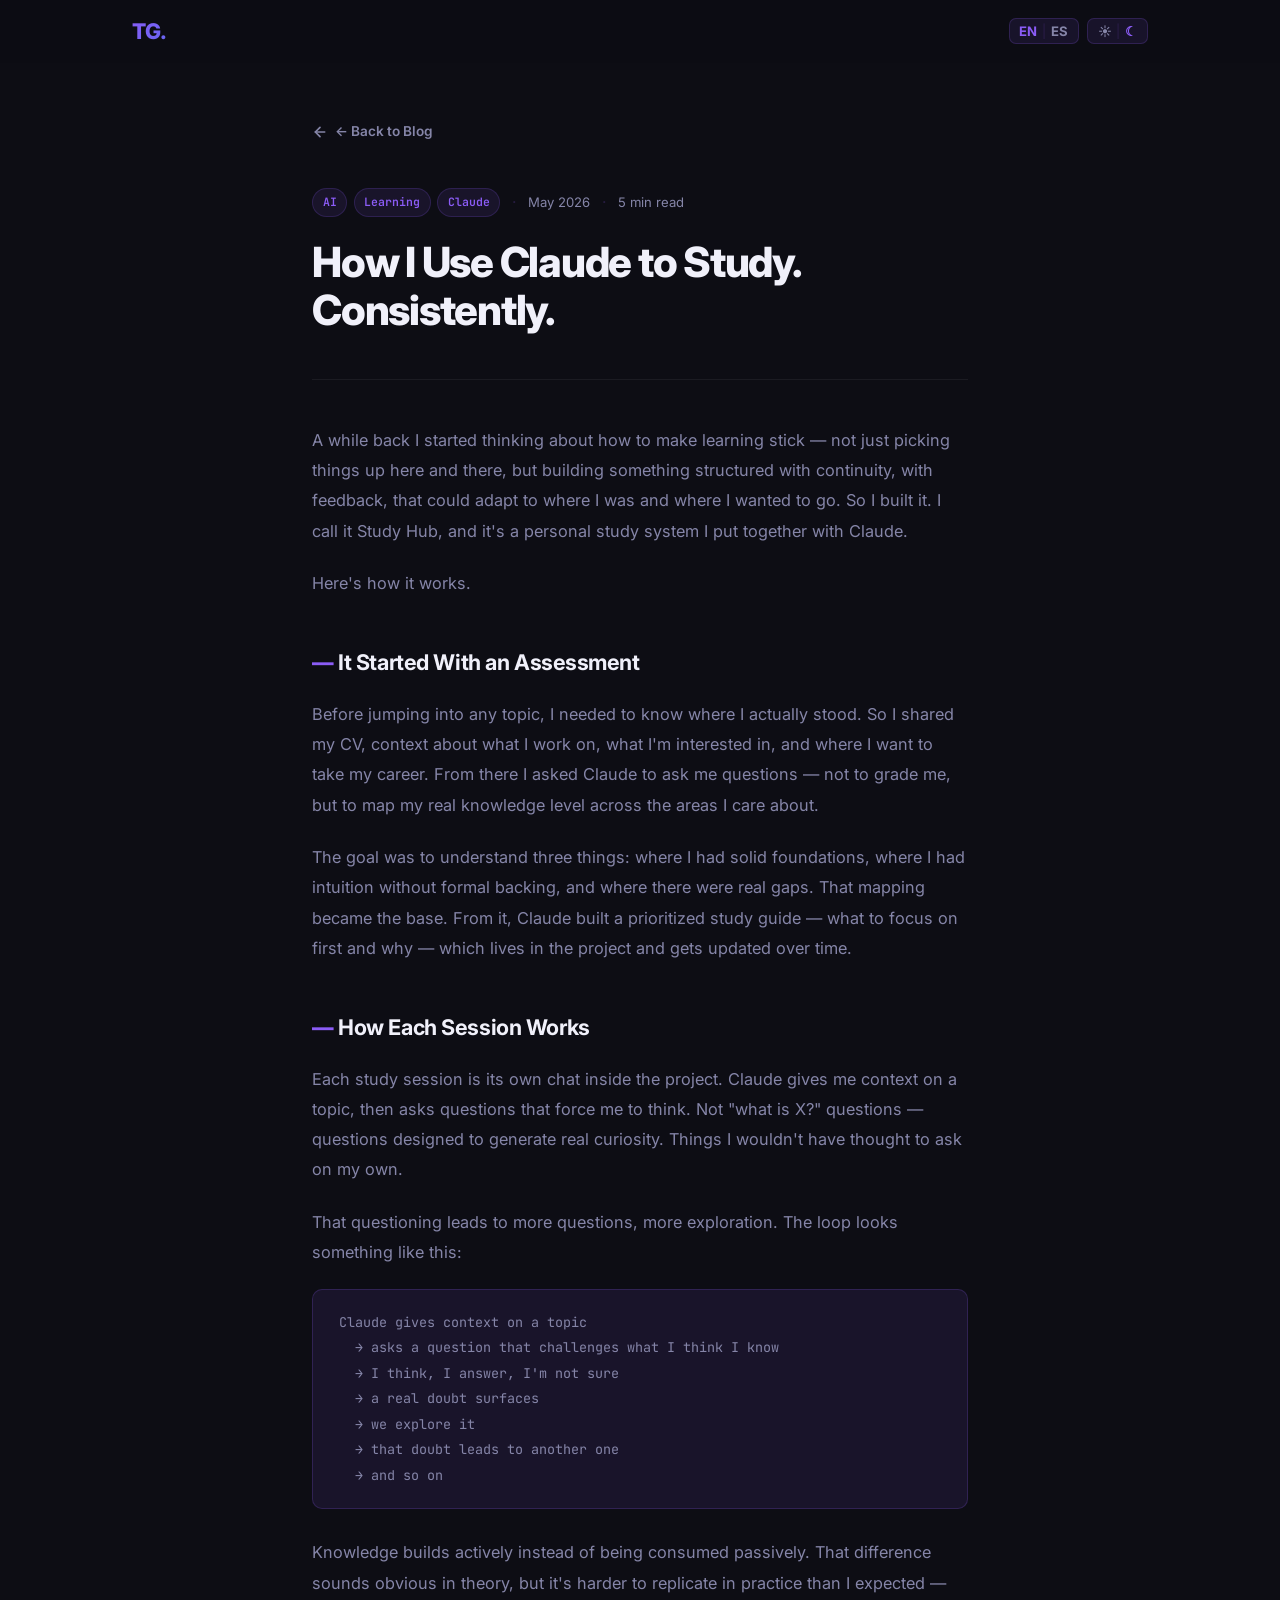
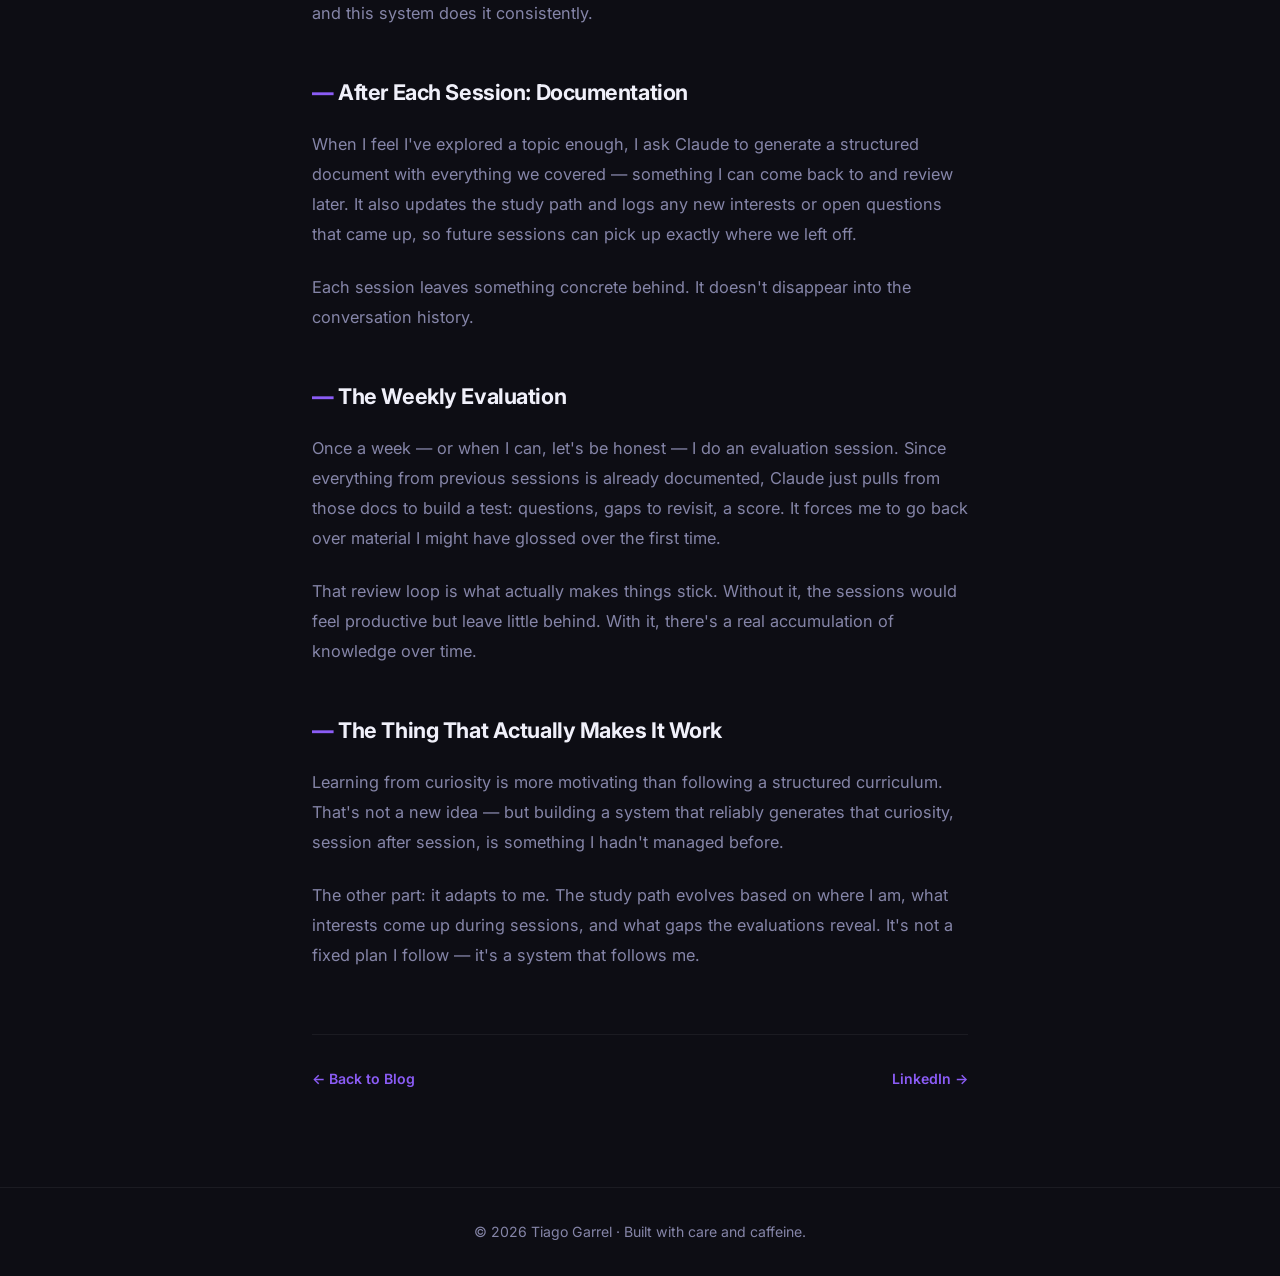
<file: blog/study-hub.html>
<!DOCTYPE html>
<html lang="en" data-theme="dark">
<head>
  <meta charset="UTF-8" />
  <meta name="viewport" content="width=device-width, initial-scale=1.0" />
  <meta name="description" content="I built a personal study system with Claude that I've actually kept consistent. Here's how it works — the assessment, the sessions, the documentation, and the weekly review." />
  <title>How I Use Claude to Study. Consistently. — Tiago Garrel</title>

  <link rel="icon" href="data:image/svg+xml,<svg xmlns='http://www.w3.org/2000/svg' viewBox='0 0 32 32'><rect width='32' height='32' rx='7' fill='%238b5cf6'/><text x='50%25' y='50%25' dominant-baseline='central' text-anchor='middle' font-family='Inter,system-ui,sans-serif' font-weight='800' font-size='13' fill='white'>TG</text></svg>">
  <link rel="preconnect" href="https://fonts.googleapis.com" />
  <link rel="preconnect" href="https://fonts.gstatic.com" crossorigin />
  <link href="https://fonts.googleapis.com/css2?family=Inter:wght@300;400;500;600;700;800&family=JetBrains+Mono:wght@400;500&display=swap" rel="stylesheet" />
  <link rel="stylesheet" href="../styles.css" />

  <style>
    .post-container { max-width: 720px; margin: 0 auto; padding: 0 2rem; }
    .post-wrapper   { padding: 120px 0 96px; }

    .post-back {
      display: inline-flex; align-items: center; gap: 0.45rem;
      font-size: 0.85rem; font-weight: 600; color: var(--text-muted);
      transition: color var(--transition); margin-bottom: 2.8rem;
    }
    .post-back:hover { color: var(--accent); }
    .post-back svg  { transition: transform var(--transition); }
    .post-back:hover svg { transform: translateX(-3px); }

    .post-meta     { display: flex; align-items: center; gap: 0.75rem; flex-wrap: wrap; margin-bottom: 1.4rem; }
    .post-date     { font-size: 0.82rem; color: var(--text-muted); }
    .post-dot      { color: var(--border); }
    .post-read     { font-size: 0.82rem; color: var(--text-muted); }

    .post-title {
      font-size: clamp(1.75rem, 4vw, 2.6rem); font-weight: 800;
      letter-spacing: -0.03em; line-height: 1.15; margin-bottom: 2.4rem;
    }

    .post-divider { border: none; border-top: 1px solid var(--border-sub); margin: 2.8rem 0; }

    .post-body { color: var(--text-muted); line-height: 1.85; font-size: 1.02rem; }
    .post-body p  { margin-bottom: 1.4rem; }
    .post-body h2 {
      font-size: 1.35rem; font-weight: 700; color: var(--text);
      letter-spacing: -0.02em; margin: 2.8rem 0 1rem;
    }
    .post-body h2::before { content: '—  '; color: var(--accent); font-weight: 800; }
    .post-body h3 {
      font-size: 1.05rem; font-weight: 700; color: var(--text);
      letter-spacing: -0.01em; margin: 2rem 0 0.7rem;
    }
    .post-body strong { color: var(--text); font-weight: 700; }
    .post-body ul { list-style: none; margin: 1rem 0 1.4rem; display: flex; flex-direction: column; gap: 0.6rem; }
    .post-body ul li { padding-left: 1.4rem; position: relative; }
    .post-body ul li::before { content: '▸'; position: absolute; left: 0; color: var(--accent); font-size: 0.78rem; top: 0.18em; }
    .post-body code {
      font-family: 'JetBrains Mono', monospace; font-size: 0.88em;
      background: var(--accent-subtle); color: var(--accent);
      padding: 0.15em 0.45em; border-radius: 5px; border: 1px solid var(--border);
    }
    .post-body .loop-diagram {
      background: var(--accent-subtle); border: 1px solid var(--border);
      border-radius: 10px; padding: 1.2rem 1.6rem;
      font-family: 'JetBrains Mono', monospace; font-size: 0.84rem;
      color: var(--text-muted); line-height: 1.9; margin: 1.2rem 0 1.8rem;
    }

    .post-footer-nav {
      margin-top: 4rem; padding-top: 2rem;
      border-top: 1px solid var(--border-sub);
      display: flex; justify-content: space-between; align-items: center; flex-wrap: wrap; gap: 1rem;
    }
    .post-footer-nav a {
      font-size: 0.88rem; font-weight: 600; color: var(--accent);
      transition: color var(--transition);
    }
    .post-footer-nav a:hover { color: var(--accent-light); }

    .nav-links { display: none; }
    @media (max-width: 640px) {
      .post-title { font-size: 1.6rem; }
    }
  </style>
</head>
<body>

  <!-- NAV -->
  <nav id="navbar">
    <div class="nav-container">
      <a href="../index.html" class="nav-logo">TG<span class="logo-dot">.</span></a>
      <div class="nav-controls">
        <button class="seg-toggle" id="langToggle" aria-label="Toggle language">
          <span class="seg-opt active" id="langEN">EN</span>
          <span class="seg-sep">|</span>
          <span class="seg-opt" id="langES">ES</span>
        </button>
        <button class="seg-toggle" id="themeToggle" aria-label="Toggle theme">
          <span class="seg-opt" id="themeLight">☀</span>
          <span class="seg-sep">|</span>
          <span class="seg-opt active" id="themeDark">☾</span>
        </button>
      </div>
    </div>
  </nav>

  <div class="post-wrapper">
    <div class="post-container">

      <a href="../index.html#blog" class="post-back">
        <svg width="16" height="16" viewBox="0 0 24 24" fill="none" stroke="currentColor" stroke-width="2.5" stroke-linecap="round" stroke-linejoin="round"><path d="M19 12H5"/><path d="M12 19l-7-7 7-7"/></svg>
        <span data-i18n="back">Back to Blog</span>
      </a>

      <!-- ═══════════════════════════════════════════════ EN CONTENT -->
      <div id="content-en">
        <div class="post-meta">
          <div class="blog-tags">
            <span class="tag">AI</span>
            <span class="tag">Learning</span>
            <span class="tag">Claude</span>
          </div>
          <span class="post-dot">·</span>
          <span class="post-date">May 2026</span>
          <span class="post-dot">·</span>
          <span class="post-read">5 min read</span>
        </div>

        <h1 class="post-title">How I Use Claude to Study. Consistently.</h1>
        <hr class="post-divider" />

        <div class="post-body">
          <p>A while back I started thinking about how to make learning stick — not just picking things up here and there, but building something structured with continuity, with feedback, that could adapt to where I was and where I wanted to go. So I built it. I call it Study Hub, and it's a personal study system I put together with Claude.</p>
          <p>Here's how it works.</p>

          <h2>It Started With an Assessment</h2>
          <p>Before jumping into any topic, I needed to know where I actually stood. So I shared my CV, context about what I work on, what I'm interested in, and where I want to take my career. From there I asked Claude to ask me questions — not to grade me, but to map my real knowledge level across the areas I care about.</p>
          <p>The goal was to understand three things: where I had solid foundations, where I had intuition without formal backing, and where there were real gaps. That mapping became the base. From it, Claude built a prioritized study guide — what to focus on first and why — which lives in the project and gets updated over time.</p>

          <h2>How Each Session Works</h2>
          <p>Each study session is its own chat inside the project. Claude gives me context on a topic, then asks questions that force me to think. Not "what is X?" questions — questions designed to generate real curiosity. Things I wouldn't have thought to ask on my own.</p>
          <p>That questioning leads to more questions, more exploration. The loop looks something like this:</p>

          <div class="loop-diagram">
Claude gives context on a topic<br>
&nbsp;&nbsp;→ asks a question that challenges what I think I know<br>
&nbsp;&nbsp;→ I think, I answer, I'm not sure<br>
&nbsp;&nbsp;→ a real doubt surfaces<br>
&nbsp;&nbsp;→ we explore it<br>
&nbsp;&nbsp;→ that doubt leads to another one<br>
&nbsp;&nbsp;→ and so on
          </div>

          <p>Knowledge builds actively instead of being consumed passively. That difference sounds obvious in theory, but it's harder to replicate in practice than I expected — and this system does it consistently.</p>

          <h2>After Each Session: Documentation</h2>
          <p>When I feel I've explored a topic enough, I ask Claude to generate a structured document with everything we covered — something I can come back to and review later. It also updates the study path and logs any new interests or open questions that came up, so future sessions can pick up exactly where we left off.</p>
          <p>Each session leaves something concrete behind. It doesn't disappear into the conversation history.</p>

          <h2>The Weekly Evaluation</h2>
          <p>Once a week — or when I can, let's be honest — I do an evaluation session. Since everything from previous sessions is already documented, Claude just pulls from those docs to build a test: questions, gaps to revisit, a score. It forces me to go back over material I might have glossed over the first time.</p>
          <p>That review loop is what actually makes things stick. Without it, the sessions would feel productive but leave little behind. With it, there's a real accumulation of knowledge over time.</p>

          <h2>The Thing That Actually Makes It Work</h2>
          <p>Learning from curiosity is more motivating than following a structured curriculum. That's not a new idea — but building a system that reliably generates that curiosity, session after session, is something I hadn't managed before.</p>
          <p>The other part: it adapts to me. The study path evolves based on where I am, what interests come up during sessions, and what gaps the evaluations reveal. It's not a fixed plan I follow — it's a system that follows me.</p>
        </div>
      </div>

      <!-- ═══════════════════════════════════════════════ ES CONTENT -->
      <div id="content-es" style="display:none;">
        <div class="post-meta">
          <div class="blog-tags">
            <span class="tag">IA</span>
            <span class="tag">Aprendizaje</span>
            <span class="tag">Claude</span>
          </div>
          <span class="post-dot">·</span>
          <span class="post-date">Mayo 2026</span>
          <span class="post-dot">·</span>
          <span class="post-read">5 min de lectura</span>
        </div>

        <h1 class="post-title">Cómo uso Claude para aprender de forma consistente</h1>
        <hr class="post-divider" />

        <div class="post-body">
          <p>Hace un tiempo empecé a pensar en cómo hacer que el aprendizaje sea realmente efectivo — no solo ir agarrando cosas por acá y por allá, sino construir algo estructurado, con continuidad, con feedback, que se adaptara a dónde estaba y hacia dónde quería ir. Así que lo construí. Le digo Study Hub, y es un sistema de estudio personal que armé con Claude.</p>
          <p>Acá explico cómo funciona.</p>

          <h2>Empezó con un assessment</h2>
          <p>Antes de arrancar con cualquier tema, necesitaba saber dónde estaba parado de verdad. Así que le compartí mi CV, contexto sobre lo que hago, lo que me interesa y a dónde quiero llevar mi carrera. A partir de ahí le pedí que me hiciera preguntas — no para ponerme una nota, sino para mapear mi nivel real en las áreas que me importan.</p>
          <p>El objetivo era entender tres cosas: dónde tenía bases sólidas, dónde tenía intuición sin formalización, y dónde había gaps completos. Ese mapeo fue la base. A partir de él, Claude generó una guía de estudio priorizada — qué enfocar primero y por qué — que vive en el proyecto y se actualiza con el tiempo.</p>

          <h2>Cómo funciona cada sesión</h2>
          <p>Cada sesión de estudio es su propio chat dentro del proyecto. Claude me da contexto sobre un tema y después me hace preguntas que me obligan a pensar. No preguntas de "¿qué es X?" — preguntas diseñadas para generar curiosidad real. Cosas que yo no hubiera pensado en preguntar por mi cuenta.</p>
          <p>Esas preguntas llevan a más preguntas, más exploración. El loop es más o menos así:</p>

          <div class="loop-diagram">
Claude me da contexto sobre un tema<br>
&nbsp;&nbsp;→ me hace una pregunta que desafía lo que creo saber<br>
&nbsp;&nbsp;→ pienso, respondo, no estoy seguro<br>
&nbsp;&nbsp;→ surge una duda real<br>
&nbsp;&nbsp;→ la exploramos<br>
&nbsp;&nbsp;→ esa duda lleva a otra<br>
&nbsp;&nbsp;→ y así
          </div>

          <p>El conocimiento se construye activamente en lugar de consumirse de forma pasiva. Esa diferencia parece obvia en teoría, pero replicarla en la práctica es más difícil de lo que esperaba — y este sistema lo hace de forma consistente.</p>

          <h2>Después de cada sesión: documentación</h2>
          <p>Cuando siento que exploré suficiente un tema, le pido a Claude que genere un documento estructurado con todo lo que vimos — algo a lo que puedo volver y repasar después. También actualiza el path de estudio y registra los nuevos intereses o preguntas abiertas que surgieron, para que las próximas sesiones puedan retomar exactamente desde donde quedamos.</p>
          <p>Cada sesión deja algo concreto atrás. No desaparece en el historial de la conversación.</p>

          <h2>La evaluación semanal</h2>
          <p>Una vez por semana — o cuando puedo, seamos honestos — hago una sesión de evaluación. Como todo lo de sesiones anteriores ya está documentado, Claude solo tiene que tomar esos documentos para armar una prueba: preguntas, gaps para revisar, una nota. Me obliga a repasar material que quizás había pasado por alto la primera vez.</p>
          <p>Ese loop de repaso es lo que hace que las cosas queden. Sin él, las sesiones se sentirían productivas pero dejarían poco. Con él, hay una acumulación real de conocimiento a lo largo del tiempo.</p>

          <h2>Lo que hace que funcione de verdad</h2>
          <p>Aprender desde la curiosidad es mucho más motivante que seguir un curriculum estructurado. Eso no es una idea nueva — pero construir un sistema que genere esa curiosidad de forma consistente, sesión tras sesión, es algo que no había logrado antes.</p>
          <p>La otra parte: se adapta a mí. El path de estudio evoluciona en función de dónde estoy, qué intereses surgen durante las sesiones, y qué gaps revelan las evaluaciones. No es un plan fijo que sigo — es un sistema que me sigue a mí.</p>
        </div>
      </div>

      <div class="post-footer-nav">
        <a href="../index.html#blog" data-i18n="back">← Back to Blog</a>
        <a href="https://www.linkedin.com/in/tiago-garrel/" target="_blank" rel="noopener">LinkedIn →</a>
      </div>

    </div>
  </div>

  <footer>
    <div class="container">
      <p>© 2026 Tiago Garrel · Built with care and caffeine.</p>
    </div>
  </footer>

  <script>
    'use strict';
    const $ = s => document.querySelector(s);

    // Theme
    let currentTheme = localStorage.getItem('theme') || 'dark';
    function setTheme(t) {
      currentTheme = t;
      document.documentElement.setAttribute('data-theme', t);
      localStorage.setItem('theme', t);
      $('#themeLight').classList.toggle('active', t === 'light');
      $('#themeDark').classList.toggle('active',  t === 'dark');
    }
    setTheme(currentTheme);
    $('#themeToggle').addEventListener('click', () => setTheme(currentTheme === 'dark' ? 'light' : 'dark'));

    // Language
    let currentLang = localStorage.getItem('lang') || 'en';
    function setLang(l) {
      currentLang = l;
      localStorage.setItem('lang', l);
      document.documentElement.setAttribute('lang', l);
      $('#langEN').classList.toggle('active', l === 'en');
      $('#langES').classList.toggle('active', l === 'es');
      $('#content-en').style.display = l === 'en' ? '' : 'none';
      $('#content-es').style.display = l === 'es' ? '' : 'none';
      document.querySelectorAll('[data-i18n="back"]').forEach(el => {
        el.textContent = l === 'en' ? '← Back to Blog' : '← Volver al Blog';
      });
      document.title = l === 'en'
        ? 'How I Use Claude to Study. Consistently. — Tiago Garrel'
        : 'Cómo uso Claude para aprender de forma consistente — Tiago Garrel';
    }
    setLang(currentLang);
    $('#langToggle').addEventListener('click', () => setLang(currentLang === 'en' ? 'es' : 'en'));

    // Nav scroll
    window.addEventListener('scroll', () => {
      $('#navbar').classList.toggle('scrolled', window.scrollY > 20);
    }, { passive: true });
  </script>

</body>
</html>
</file>
<file: styles.css>
/* ============================================================
   CSS Variables & Theming
   ============================================================ */
:root {
  --bg:            #0d0d14;
  --bg-card:       #13131f;
  --bg-surface:    #111119;
  --text:          #f0f0fa;
  --text-muted:    #8585a8;
  --accent:        #8b5cf6;
  --accent-light:  #a78bfa;
  --accent-subtle: rgba(139, 92, 246, 0.1);
  --border:        rgba(139, 92, 246, 0.2);
  --border-sub:    rgba(255, 255, 255, 0.06);
  --shadow:        0 4px 24px rgba(0, 0, 0, 0.5);
  --shadow-accent: 0 8px 40px rgba(139, 92, 246, 0.22);
  --gradient:      linear-gradient(135deg, #8b5cf6 0%, #6366f1 100%);
  --nav-bg:        rgba(13, 13, 20, 0.88);
  --radius:        12px;
  --transition:    0.25s ease;
}

[data-theme="light"] {
  --bg:            #f6f6fd;
  --bg-card:       #ffffff;
  --bg-surface:    #efeffa;
  --text:          #1a1a2e;
  --text-muted:    #5a5a80;
  --accent:        #7c3aed;
  --accent-light:  #6d28d9;
  --accent-subtle: rgba(124, 58, 237, 0.08);
  --border:        rgba(124, 58, 237, 0.18);
  --border-sub:    rgba(0, 0, 0, 0.07);
  --shadow:        0 4px 24px rgba(0, 0, 0, 0.08);
  --shadow-accent: 0 8px 40px rgba(124, 58, 237, 0.18);
  --gradient:      linear-gradient(135deg, #7c3aed 0%, #6366f1 100%);
  --nav-bg:        rgba(246, 246, 253, 0.92);
}

/* ============================================================
   Reset & Base
   ============================================================ */
*, *::before, *::after { box-sizing: border-box; margin: 0; padding: 0; }
html { scroll-behavior: smooth; font-size: 16px; }
body {
  background-color: var(--bg);
  color: var(--text);
  font-family: 'Inter', -apple-system, BlinkMacSystemFont, 'Segoe UI', sans-serif;
  line-height: 1.7;
  transition: background-color 0.35s ease, color 0.35s ease;
  overflow-x: hidden;
}
a { color: inherit; text-decoration: none; }
img { max-width: 100%; display: block; }
ul { list-style: none; }

/* ============================================================
   Utilities
   ============================================================ */
.container { max-width: 1080px; margin: 0 auto; padding: 0 2rem; }
.section { padding: 96px 0; }
.section-alt { background-color: var(--bg-surface); }

.section-title {
  font-size: clamp(1.75rem, 3vw, 2.4rem);
  font-weight: 800;
  letter-spacing: -0.02em;
  margin-bottom: 3rem;
  position: relative;
  display: inline-block;
}
.section-title::after {
  content: '';
  position: absolute;
  bottom: -10px; left: 0;
  width: 44px; height: 3px;
  background: var(--gradient);
  border-radius: 99px;
}
.section-subtitle {
  color: var(--text-muted);
  font-size: 1.05rem;
  margin-top: -2rem;
  margin-bottom: 3rem;
  max-width: 580px;
}
.fade-in { opacity: 0; transform: translateY(18px); transition: opacity 0.55s ease, transform 0.55s ease; }
.fade-in.visible { opacity: 1; transform: translateY(0); }

/* ============================================================
   Navigation
   ============================================================ */
#navbar {
  position: fixed;
  inset: 0 0 auto 0;
  z-index: 1000;
  background: var(--nav-bg);
  backdrop-filter: blur(14px);
  -webkit-backdrop-filter: blur(14px);
  border-bottom: 1px solid transparent;
  transition: border-color 0.3s, background 0.35s;
}
#navbar.scrolled { border-bottom-color: var(--border-sub); }

.nav-container {
  max-width: 1080px; margin: 0 auto; padding: 0 2rem;
  height: 62px; display: flex; align-items: center;
  justify-content: space-between; gap: 1.5rem;
}
.nav-logo {
  font-size: 1.35rem; font-weight: 800; letter-spacing: -0.02em;
  background: var(--gradient);
  -webkit-background-clip: text; -webkit-text-fill-color: transparent; background-clip: text;
  flex-shrink: 0;
}
.nav-links { display: flex; gap: 0.15rem; }
.nav-links a {
  padding: 0.38rem 0.75rem; border-radius: 7px;
  font-size: 0.875rem; font-weight: 500; color: var(--text-muted);
  transition: color var(--transition), background var(--transition);
}
.nav-links a:hover { color: var(--text); background: var(--accent-subtle); }
.nav-links a.active { color: var(--accent); background: var(--accent-subtle); }

.nav-controls { display: flex; align-items: center; gap: 0.5rem; flex-shrink: 0; }

/* Segmented toggle (EN|ES and ☀|☾) */
.seg-toggle {
  display: inline-flex; align-items: center; gap: 0.28rem;
  background: var(--accent-subtle); border: 1px solid var(--border);
  border-radius: 7px; padding: 0.28rem 0.6rem;
  cursor: pointer; font-family: inherit; font-size: 0.82rem;
  font-weight: 700; color: var(--text-muted);
  transition: border-color var(--transition);
  letter-spacing: 0.02em;
}
.seg-toggle:hover { border-color: var(--accent); }
.seg-opt { transition: color var(--transition); color: var(--text-muted); }
.seg-opt.active { color: var(--accent); }
.seg-sep { color: var(--border); font-weight: 300; }

.hamburger { display: none; flex-direction: column; gap: 5px; background: none; border: none; cursor: pointer; padding: 4px; }
.hamburger span { display: block; width: 22px; height: 2px; background: var(--text); border-radius: 2px; transition: all 0.3s ease; }

/* ============================================================
   Hero
   ============================================================ */
#hero {
  min-height: 100vh; display: flex; align-items: center;
  position: relative; overflow: hidden; padding-top: 62px;
}
.hero-bg {
  position: absolute; inset: 0;
  background:
    radial-gradient(ellipse 80% 60% at 75% 50%, rgba(139,92,246,0.07) 0%, transparent 65%),
    radial-gradient(ellipse 50% 40% at 5% 80%, rgba(99,102,241,0.05) 0%, transparent 55%);
  pointer-events: none;
}
.hero-container {
  max-width: 1080px; margin: 0 auto; padding: 3rem 2rem; width: 100%;
  display: grid; grid-template-columns: 1fr auto; align-items: center; gap: 5rem;
}
.hero-greeting {
  font-size: 1rem; color: var(--accent); font-weight: 600;
  letter-spacing: 0.08em; text-transform: uppercase; margin-bottom: 0.5rem;
}
.hero-name {
  font-size: clamp(2.8rem, 6vw, 5rem);
  font-weight: 800; letter-spacing: -0.035em; line-height: 1.05;
  margin-bottom: 1.2rem; /* spacing fix */
  background: linear-gradient(160deg, var(--text) 0%, var(--text-muted) 120%);
  -webkit-background-clip: text; -webkit-text-fill-color: transparent; background-clip: text;
}
.hero-title {
  font-size: clamp(1.2rem, 2.2vw, 1.65rem); font-weight: 400;
  color: var(--text-muted); margin-bottom: 1.5rem; min-height: 2.2rem;
  font-family: 'JetBrains Mono', monospace;
}
.typewriter-text { color: var(--accent); font-weight: 500; }
.cursor { color: var(--accent); animation: blink 1s step-end infinite; font-weight: 200; }
@keyframes blink { 0%,100%{opacity:1} 50%{opacity:0} }

.hero-subtitle { font-size: 1.05rem; color: var(--text-muted); max-width: 490px; line-height: 1.8; margin-bottom: 2.5rem; }
.hero-cta { display: flex; gap: 1rem; flex-wrap: wrap; margin-bottom: 2.5rem; }

.btn {
  padding: 0.72rem 1.6rem; border-radius: 8px; font-size: 0.9rem; font-weight: 600;
  cursor: pointer; transition: all var(--transition); display: inline-flex; align-items: center;
  gap: 0.5rem; font-family: inherit; border: none; white-space: nowrap;
}
.btn-primary { background: var(--gradient); color: #fff; box-shadow: 0 4px 18px rgba(139,92,246,0.38); }
.btn-primary:hover { transform: translateY(-2px); box-shadow: 0 8px 28px rgba(139,92,246,0.5); }
.btn-secondary { background: var(--accent-subtle); color: var(--text); border: 1px solid var(--border); }
.btn-secondary:hover { background: var(--border); transform: translateY(-2px); }

.hero-socials { display: flex; gap: 0.75rem; }
.hero-socials a {
  width: 40px; height: 40px; border-radius: 8px; border: 1px solid var(--border-sub);
  background: var(--accent-subtle); color: var(--text-muted);
  display: flex; align-items: center; justify-content: center; transition: all var(--transition);
}
.hero-socials a:hover { color: var(--accent); border-color: var(--accent); transform: translateY(-2px); }

/* Profile */
.hero-image { display: flex; justify-content: center; align-items: center; }
.profile-wrapper { position: relative; width: 260px; height: 260px; display: flex; align-items: center; justify-content: center; }
.profile-img-container {
  width: 220px; height: 220px; border-radius: 50%; overflow: hidden;
  background: var(--bg-surface); border: 2px solid var(--border-sub); position: relative; z-index: 1;
}
.profile-img-container img { width: 100%; height: 100%; object-fit: cover; }
.profile-initials {
  position: absolute; inset: 0; display: none;
  align-items: center; justify-content: center;
  font-size: 3.5rem; font-weight: 800;
  background: var(--gradient);
  -webkit-background-clip: text; -webkit-text-fill-color: transparent; background-clip: text;
}
.profile-ring {
  position: absolute; inset: 0; border-radius: 50%;
  background: conic-gradient(var(--accent) 0deg, var(--accent-light) 90deg, transparent 200deg, transparent 360deg);
  animation: spin 6s linear infinite; opacity: 0.6;
}
.profile-ring::after { content:''; position:absolute; inset:6px; border-radius:50%; background:var(--bg); }
@keyframes spin { from{transform:rotate(0deg)} to{transform:rotate(360deg)} }

.scroll-indicator { position: absolute; bottom: 2.5rem; left: 50%; transform: translateX(-50%); }
.scroll-line { width: 1px; height: 56px; background: linear-gradient(to bottom, var(--accent), transparent); animation: pulse 2.2s ease-in-out infinite; }
@keyframes pulse { 0%,100%{opacity:0.25} 50%{opacity:0.9} }

/* ============================================================
   About
   ============================================================ */
.about-grid { display: grid; grid-template-columns: 3fr 2fr; gap: 4rem; align-items: start; }
.about-text p { font-size: 1.02rem; color: var(--text-muted); line-height: 1.85; margin-bottom: 1.2rem; }
.about-stats { display: flex; flex-direction: column; gap: 1.2rem; }
.stat-card {
  background: var(--bg-card); border: 1px solid var(--border-sub);
  border-radius: var(--radius); padding: 1.4rem 1.5rem; text-align: center;
  transition: border-color var(--transition), transform var(--transition), box-shadow var(--transition);
}
.stat-card:hover { border-color: var(--border); transform: translateY(-3px); box-shadow: var(--shadow-accent); }
.stat-value {
  display: block; font-size: 2.2rem; font-weight: 800; letter-spacing: -0.02em;
  background: var(--gradient);
  -webkit-background-clip: text; -webkit-text-fill-color: transparent; background-clip: text;
  line-height: 1; margin-bottom: 0.4rem;
}
.stat-label { display: block; font-size: 0.82rem; color: var(--text-muted); font-weight: 500; text-transform: uppercase; letter-spacing: 0.06em; }

/* ============================================================
   Timeline
   ============================================================ */
.timeline { position: relative; padding-left: 1.75rem; }
.timeline::before {
  content:''; position:absolute; left:0; top:10px; bottom:10px; width:2px;
  background: linear-gradient(to bottom, var(--accent) 0%, transparent 100%); border-radius:99px;
}
.timeline-item {
  position: relative; padding-left: 1.75rem; margin-bottom: 2.8rem;
  opacity: 0; transform: translateX(-16px); transition: opacity 0.5s ease, transform 0.5s ease;
}
.timeline-item.visible { opacity: 1; transform: translateX(0); }
.timeline-item::before {
  content:''; position:absolute; left:-2rem; top:8px;
  width:10px; height:10px; border-radius:50%; background:var(--accent);
  border:2px solid var(--bg-surface); box-shadow:0 0 0 3px rgba(139,92,246,0.25);
}
.timeline-title { font-size: 1.05rem; font-weight: 700; margin-bottom: 0.2rem; }
.timeline-company { font-size: 0.95rem; color: var(--accent); font-weight: 600; margin-bottom: 0.35rem; }
.timeline-meta { display: flex; gap: 1.2rem; flex-wrap: wrap; font-size: 0.82rem; color: var(--text-muted); margin-bottom: 0.85rem; }
.timeline-bullets li { font-size: 0.93rem; color: var(--text-muted); padding-left: 1.2rem; position: relative; margin-bottom: 0.38rem; line-height: 1.65; }
.timeline-bullets li::before { content:'▸'; position:absolute; left:0; color:var(--accent); font-size:0.75rem; top:0.05em; }

/* ============================================================
   Projects
   ============================================================ */
.projects-grid { display: grid; grid-template-columns: repeat(auto-fill, minmax(290px, 1fr)); gap: 1.4rem; }
.project-card {
  background: var(--bg-card); border: 1px solid var(--border-sub); border-radius: var(--radius);
  padding: 1.7rem; display: flex; flex-direction: column; gap: 0.9rem;
  transition: border-color var(--transition), transform var(--transition), box-shadow var(--transition);
  opacity: 0; transform: translateY(18px);
}
.project-card.visible { opacity: 1; transform: translateY(0); }
.project-card:hover { border-color: var(--border); transform: translateY(-4px); box-shadow: var(--shadow-accent); }
.project-header { display: flex; justify-content: space-between; align-items: flex-start; gap: 0.75rem; }
.project-title { font-size: 1.02rem; font-weight: 700; line-height: 1.3; }
.project-badge {
  font-size: 0.68rem; font-weight: 700; padding: 0.22rem 0.55rem; border-radius: 99px;
  background: rgba(139,92,246,0.14); color: var(--accent); border: 1px solid rgba(139,92,246,0.3);
  white-space: nowrap; flex-shrink: 0; letter-spacing: 0.04em; text-transform: uppercase;
}
.project-description { font-size: 0.92rem; color: var(--text-muted); line-height: 1.72; flex: 1; }
.project-tags { display: flex; flex-wrap: wrap; gap: 0.45rem; }
.tag {
  font-size: 0.72rem; font-weight: 600; padding: 0.22rem 0.6rem; border-radius: 99px;
  background: var(--accent-subtle); color: var(--accent); border: 1px solid rgba(139,92,246,0.18);
  font-family: 'JetBrains Mono', monospace; transition: background var(--transition), color var(--transition); cursor: default;
}
.tag:hover { background: var(--accent); color: #fff; }
.project-links { display: flex; flex-wrap: wrap; gap: 1rem; margin-top: 0.2rem; }
.project-link { display: inline-flex; align-items: center; gap: 0.4rem; font-size: 0.83rem; color: var(--text-muted); font-weight: 500; transition: color var(--transition); }
.project-link:hover { color: var(--accent); }

/* ============================================================
   Skills
   ============================================================ */
.skills-grid { display: grid; grid-template-columns: repeat(auto-fill, minmax(230px, 1fr)); gap: 1.3rem; }
.skill-category {
  background: var(--bg-card); border: 1px solid var(--border-sub); border-radius: var(--radius);
  padding: 1.4rem 1.5rem; opacity: 0; transform: translateY(14px);
  transition: border-color var(--transition), box-shadow var(--transition), transform var(--transition), opacity 0.5s ease;
}
.skill-category.visible { opacity: 1; transform: translateY(0); }
.skill-category:hover { border-color: var(--border); box-shadow: var(--shadow-accent); transform: translateY(-2px); }
.skill-category-name { font-size: 0.72rem; font-weight: 800; text-transform: uppercase; letter-spacing: 0.12em; color: var(--accent); margin-bottom: 0.95rem; }
.skill-tags { display: flex; flex-wrap: wrap; gap: 0.45rem; }

/* ============================================================
   Education
   ============================================================ */
.education-grid { display: grid; grid-template-columns: repeat(auto-fill, minmax(380px, 1fr)); gap: 1.4rem; }
.education-card {
  background: var(--bg-card); border: 1px solid var(--border-sub); border-radius: var(--radius);
  padding: 1.7rem; opacity: 0; transform: translateY(14px);
  transition: border-color var(--transition), transform var(--transition), box-shadow var(--transition), opacity 0.5s ease;
}
.education-card.visible { opacity: 1; transform: translateY(0); }
.education-card:hover { border-color: var(--border); transform: translateY(-3px); box-shadow: var(--shadow-accent); }
.education-badge { display: inline-block; font-size: 0.68rem; font-weight: 700; padding: 0.2rem 0.55rem; border-radius: 99px; background: rgba(139,92,246,0.12); color: var(--accent); border: 1px solid rgba(139,92,246,0.25); margin-bottom: 0.7rem; text-transform: uppercase; letter-spacing: 0.06em; }
.education-degree { font-size: 1.05rem; font-weight: 700; margin-bottom: 0.2rem; }
.education-school { font-size: 0.95rem; color: var(--accent); font-weight: 600; margin-bottom: 0.5rem; }
.education-meta { display: flex; gap: 1.2rem; flex-wrap: wrap; font-size: 0.82rem; color: var(--text-muted); }
.education-note { font-size: 0.88rem; color: var(--text-muted); line-height: 1.65; border-left: 2px solid var(--accent); padding-left: 0.85rem; margin-top: 1rem; }

/* ============================================================
   Certifications
   ============================================================ */
.certs-grid { display: grid; grid-template-columns: repeat(auto-fill, minmax(265px, 1fr)); gap: 0.9rem; }
.cert-card {
  background: var(--bg-card); border: 1px solid var(--border-sub); border-radius: 10px;
  padding: 1rem 1.2rem; display: flex; align-items: center; gap: 0.8rem;
  opacity: 0; transform: translateY(10px);
  transition: border-color var(--transition), transform var(--transition), box-shadow var(--transition), opacity 0.5s ease;
}
.cert-card.visible { opacity: 1; transform: translateY(0); }
.cert-card:hover { border-color: var(--border); transform: translateY(-2px); box-shadow: var(--shadow); }
.cert-icon { width: 34px; height: 34px; border-radius: 8px; background: var(--accent-subtle); border: 1px solid var(--border); display: flex; align-items: center; justify-content: center; color: var(--accent); font-size: 0.95rem; flex-shrink: 0; }
.cert-name { font-size: 0.87rem; font-weight: 600; line-height: 1.35; }
.cert-issuer { font-size: 0.75rem; color: var(--text-muted); margin-top: 0.1rem; }

/* ============================================================
   Blog
   ============================================================ */
.blog-grid { display: grid; grid-template-columns: repeat(auto-fill, minmax(320px, 1fr)); gap: 1.6rem; }
.blog-card {
  background: var(--bg-card); border: 1px solid var(--border-sub); border-radius: var(--radius);
  padding: 1.8rem; display: flex; flex-direction: column; gap: 0.9rem;
  opacity: 0; transform: translateY(18px);
  transition: opacity 0.45s ease, transform 0.45s ease, border-color var(--transition), box-shadow var(--transition);
}
.blog-card.visible { opacity: 1; transform: translateY(0); }
.blog-card:hover { border-color: var(--border); box-shadow: var(--shadow-accent); transform: translateY(-4px); }
.blog-card-header { display: flex; justify-content: space-between; align-items: center; gap: 0.5rem; flex-wrap: wrap; }
.blog-tags { display: flex; gap: 0.4rem; flex-wrap: wrap; }
.blog-date { font-size: 0.75rem; color: var(--text-muted); white-space: nowrap; }
.blog-title { font-size: 1.05rem; font-weight: 700; color: var(--text); line-height: 1.4; margin: 0; }
.blog-summary { font-size: 0.88rem; color: var(--text-muted); line-height: 1.65; flex: 1; }
.blog-read-more {
  display: inline-flex; align-items: center; gap: 0.3rem;
  font-size: 0.83rem; font-weight: 600; color: var(--accent);
  transition: color var(--transition), gap var(--transition);
  align-self: flex-start;
}
.blog-read-more:hover { color: var(--accent-light); gap: 0.5rem; }
.blog-coming-soon-badge { font-size: 0.78rem; font-weight: 600; color: var(--text-muted); background: var(--accent-subtle); border: 1px solid var(--border); border-radius: 6px; padding: 0.25rem 0.65rem; align-self: flex-start; }

/* ============================================================
   Contact
   ============================================================ */
.contact-links { display: grid; grid-template-columns: repeat(auto-fill, minmax(270px, 1fr)); gap: 1.2rem; max-width: 860px; }
.contact-card {
  display: flex; align-items: center; gap: 1rem; padding: 1.4rem 1.6rem;
  background: var(--bg-card); border: 1px solid var(--border-sub); border-radius: var(--radius);
  transition: border-color var(--transition), transform var(--transition), box-shadow var(--transition);
  color: var(--text); cursor: pointer;
}
.contact-card:hover { border-color: var(--accent); transform: translateY(-3px); box-shadow: var(--shadow-accent); }
.contact-icon { width: 44px; height: 44px; border-radius: 10px; background: var(--accent-subtle); border: 1px solid var(--border); display: flex; align-items: center; justify-content: center; color: var(--accent); flex-shrink: 0; transition: background var(--transition), color var(--transition); }
.contact-card:hover .contact-icon { background: var(--accent); color: #fff; }
.contact-label { display: block; font-size: 0.72rem; text-transform: uppercase; letter-spacing: 0.1em; color: var(--text-muted); font-weight: 700; margin-bottom: 0.18rem; }
.contact-value { display: block; font-size: 0.88rem; font-weight: 500; }

/* ============================================================
   Footer
   ============================================================ */
footer { padding: 2rem 0; border-top: 1px solid var(--border-sub); text-align: center; }
footer p { font-size: 0.88rem; color: var(--text-muted); }

/* ============================================================
   Responsive
   ============================================================ */
@media (max-width: 820px) {
  .nav-links { display: none; position: absolute; top: 62px; left: 0; right: 0; background: var(--nav-bg); backdrop-filter: blur(14px); -webkit-backdrop-filter: blur(14px); flex-direction: column; padding: 0.75rem; border-bottom: 1px solid var(--border-sub); gap: 0; }
  .nav-links.open { display: flex; }
  .nav-links a { padding: 0.7rem 1rem; }
  .hamburger { display: flex; }
  .hero-container { grid-template-columns: 1fr; text-align: center; gap: 2.5rem; padding-top: 2rem; padding-bottom: 4rem; }
  .hero-image { order: -1; }
  .profile-wrapper { width: 190px; height: 190px; margin: 0 auto; }
  .profile-img-container { width: 160px; height: 160px; }
  .hero-cta, .hero-socials { justify-content: center; }
  .hero-subtitle { margin-left: auto; margin-right: auto; }
  .about-grid { grid-template-columns: 1fr; gap: 2.5rem; }
  .about-stats { flex-direction: row; flex-wrap: wrap; }
  .stat-card { flex: 1; min-width: 100px; }
  .education-grid { grid-template-columns: 1fr; }
  .contact-links { grid-template-columns: 1fr; }
  .section { padding: 72px 0; }
}
@media (max-width: 480px) {
  .container { padding: 0 1.25rem; }
  .projects-grid { grid-template-columns: 1fr; }
  .skills-grid { grid-template-columns: 1fr; }
  .certs-grid { grid-template-columns: 1fr; }
  .hero-name { font-size: 2.4rem; }
}
</file>
